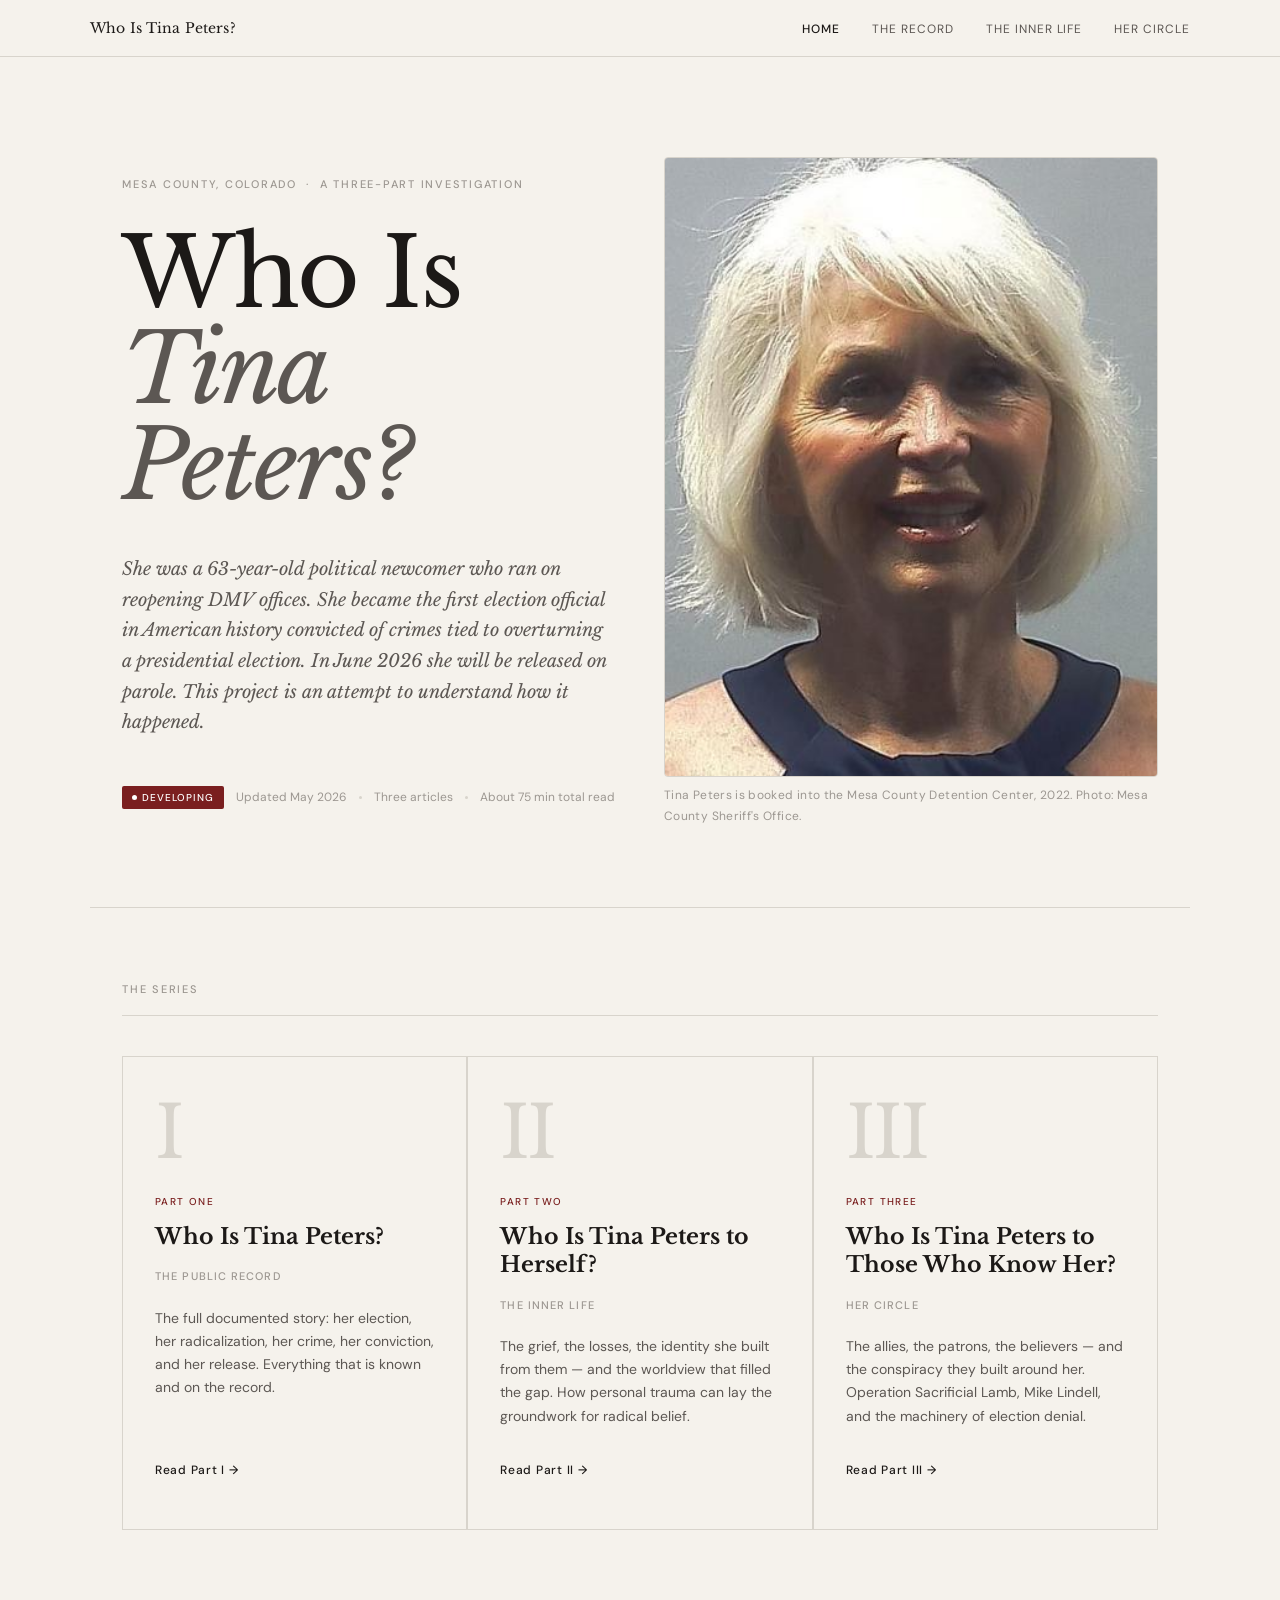
<file: index.html>
<!DOCTYPE html>
<html lang="en">
<head>
  <meta charset="UTF-8">
  <meta name="viewport" content="width=device-width, initial-scale=1.0">
  <title>Who Is Tina Peters? — A Three-Part Investigation</title>
  <meta name="description" content="She was a county clerk in a quiet Colorado town. Then she became the first election official in American history convicted of crimes tied to overturning a presidential election. A three-part investigation.">
  <link rel="stylesheet" href="style.css">
</head>
<body>

  <nav class="site-nav" aria-label="Site navigation">
    <div class="nav-inner">
      <span class="nav-brand">Who Is Tina Peters?</span>
      <ul class="nav-links">
        <li><a href="index.html" class="active">Home</a></li>
        <li><a href="article1.html">The Record</a></li>
        <li><a href="article2.html">The Inner Life</a></li>
        <li><a href="article3.html">Her Circle</a></li>
      </ul>
    </div>
  </nav>

  <section class="home-hero">
    <div style="display: grid; grid-template-columns: 1fr 1fr; gap: 48px; align-items: center;">

      <!-- LEFT: Text -->
      <div>
        <p class="home-eyebrow">Mesa County, Colorado &nbsp;·&nbsp; A Three-Part Investigation</p>
        <h1 class="home-hed">Who Is<br><em>Tina Peters?</em></h1>
        <p class="home-intro">She was a 63-year-old political newcomer who ran on reopening DMV offices. She became the first election official in American history convicted of crimes tied to overturning a presidential election. In June 2026 she will be released on parole. This project is an attempt to understand how it happened.</p>
        <div class="home-meta">
          <span class="live-tag"><span class="live-dot"></span>Developing</span>
          <span>Updated May 2026</span>
          <span class="meta-dot"></span>
          <span>Three articles</span>
          <span class="meta-dot"></span>
          <span>About 75 min total read</span>
        </div>
      </div>

      <!-- RIGHT: Mugshot -->
      <div>
        <figure style="margin: 0;">
          <img
            src="tinapeters2022.jpg"
            alt="Tina Peters is booked into the Mesa County Detention Center, 2022"
            style="width: 100%; display: block; border-radius: 4px; border: 0.5px solid #D8D4CC; object-fit: contain; background: #EDEAE2;">
          <figcaption style="font-size: 12px; color: #9C9791; padding: 8px 0 0; letter-spacing: 0.03em; font-family: 'DM Sans', sans-serif;">
            Tina Peters is booked into the Mesa County Detention Center, 2022. Photo: Mesa County Sheriff's Office.
          </figcaption>
        </figure>
      </div>

    </div>
  </section>

  <section class="home-series">
    <p class="series-grid-label">The Series</p>
    <div class="home-series-grid">

      <a href="article1.html" class="home-series-card">
        <div class="card-part-num">I</div>
        <div class="card-part-label">Part One</div>
        <h2 class="card-title">Who Is Tina Peters?</h2>
        <div class="card-subtitle">The Public Record</div>
        <p class="card-desc">The full documented story: her election, her radicalization, her crime, her conviction, and her release. Everything that is known and on the record.</p>
        <span class="card-read-link">Read Part I &rarr;</span>
      </a>

      <a href="article2.html" class="home-series-card">
        <div class="card-part-num">II</div>
        <div class="card-part-label">Part Two</div>
        <h2 class="card-title">Who Is Tina Peters to Herself?</h2>
        <div class="card-subtitle">The Inner Life</div>
        <p class="card-desc">The grief, the losses, the identity she built from them — and the worldview that filled the gap. How personal trauma can lay the groundwork for radical belief.</p>
        <span class="card-read-link">Read Part II &rarr;</span>
      </a>

      <a href="article3.html" class="home-series-card">
        <div class="card-part-num">III</div>
        <div class="card-part-label">Part Three</div>
        <h2 class="card-title">Who Is Tina Peters to Those Who Know Her?</h2>
        <div class="card-subtitle">Her Circle</div>
        <p class="card-desc">The allies, the patrons, the believers — and the conspiracy they built around her. Operation Sacrificial Lamb, Mike Lindell, and the machinery of election denial.</p>
        <span class="card-read-link">Read Part III &rarr;</span>
      </a>

    </div>
  </section>

</body>
</html>
</file>
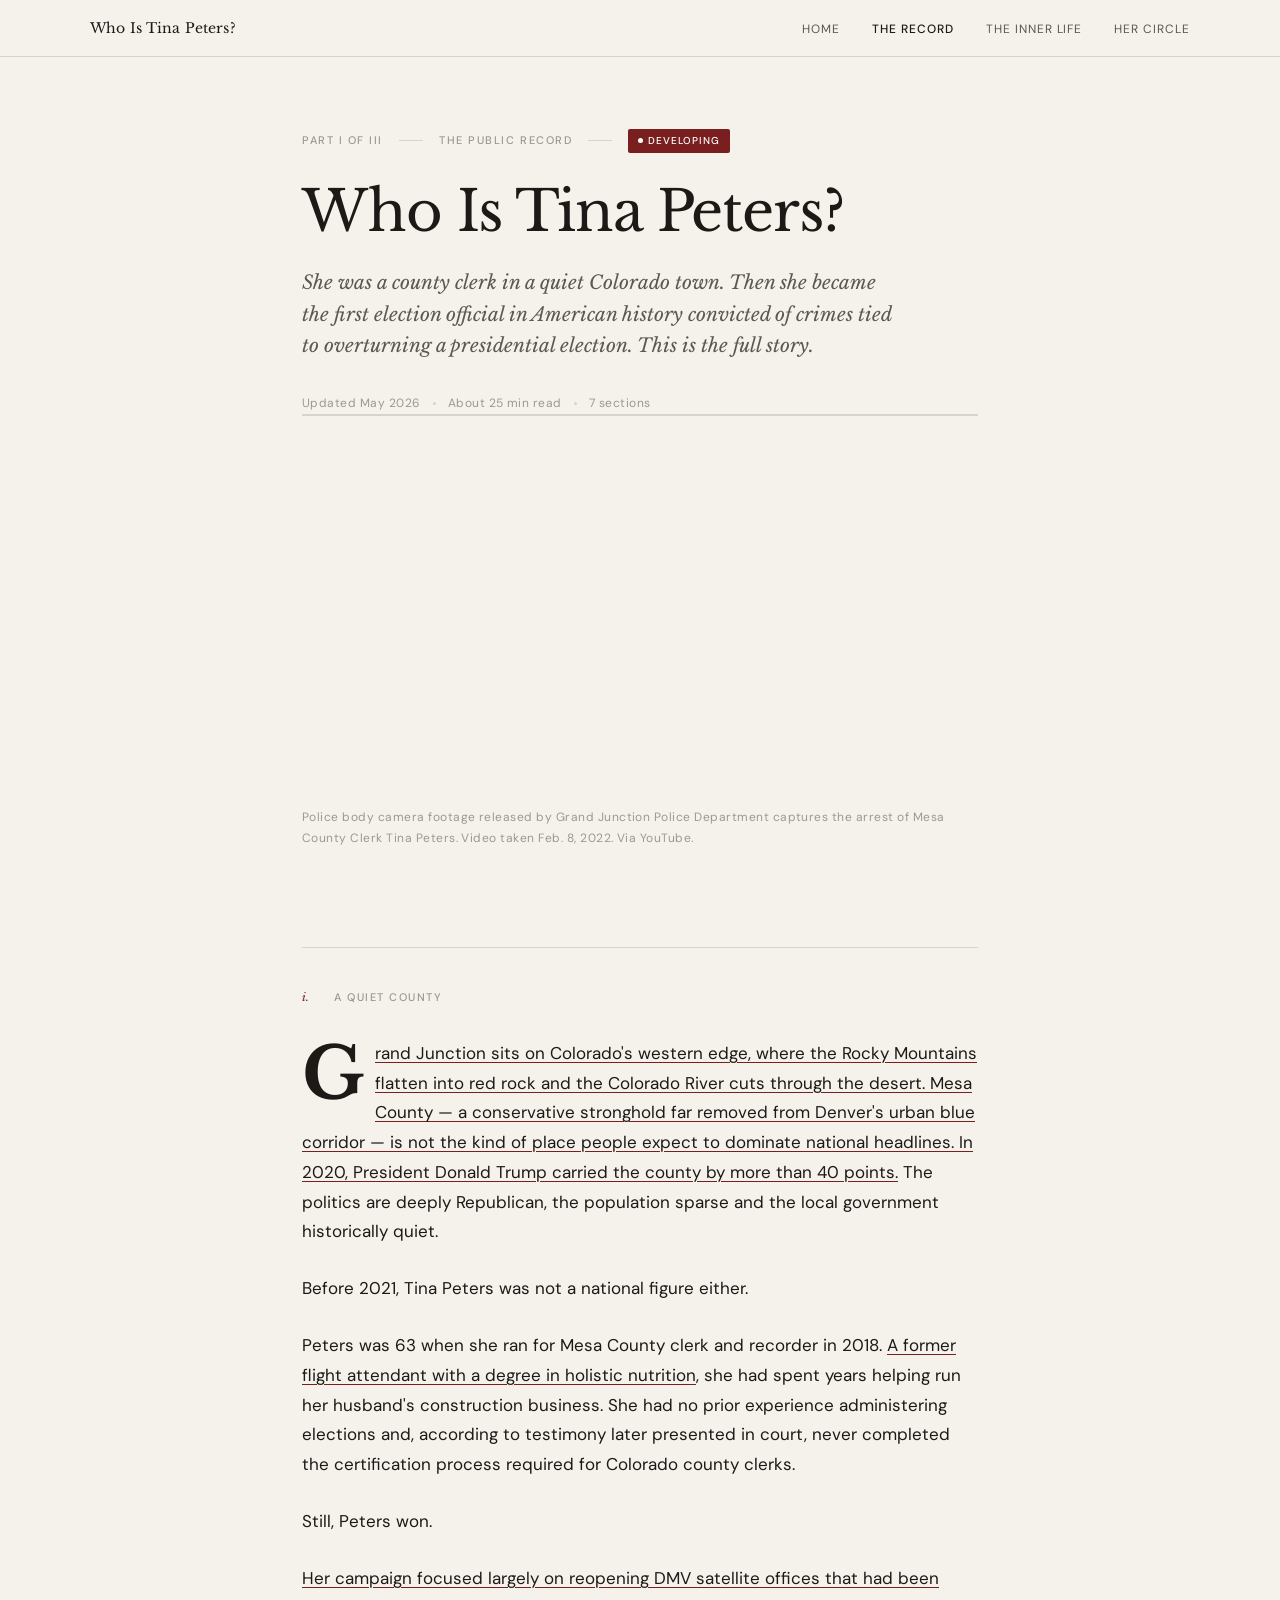
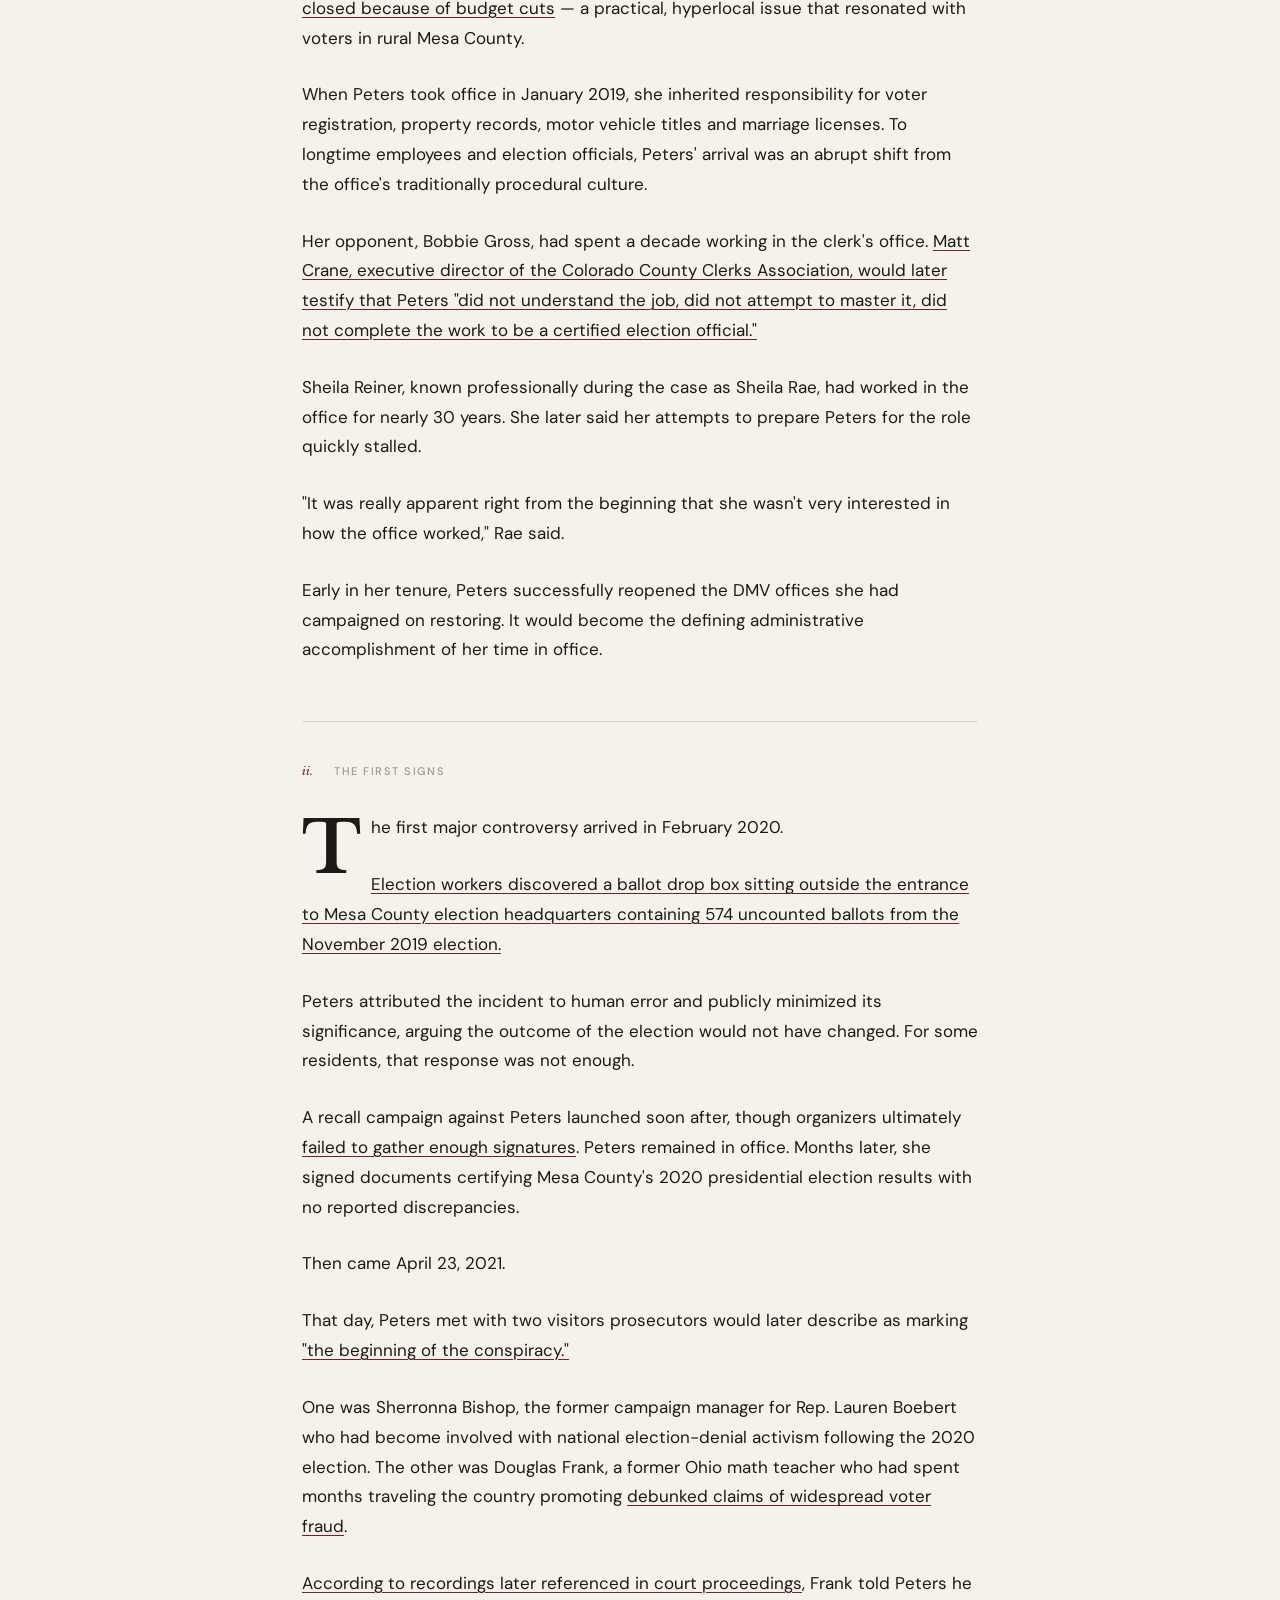
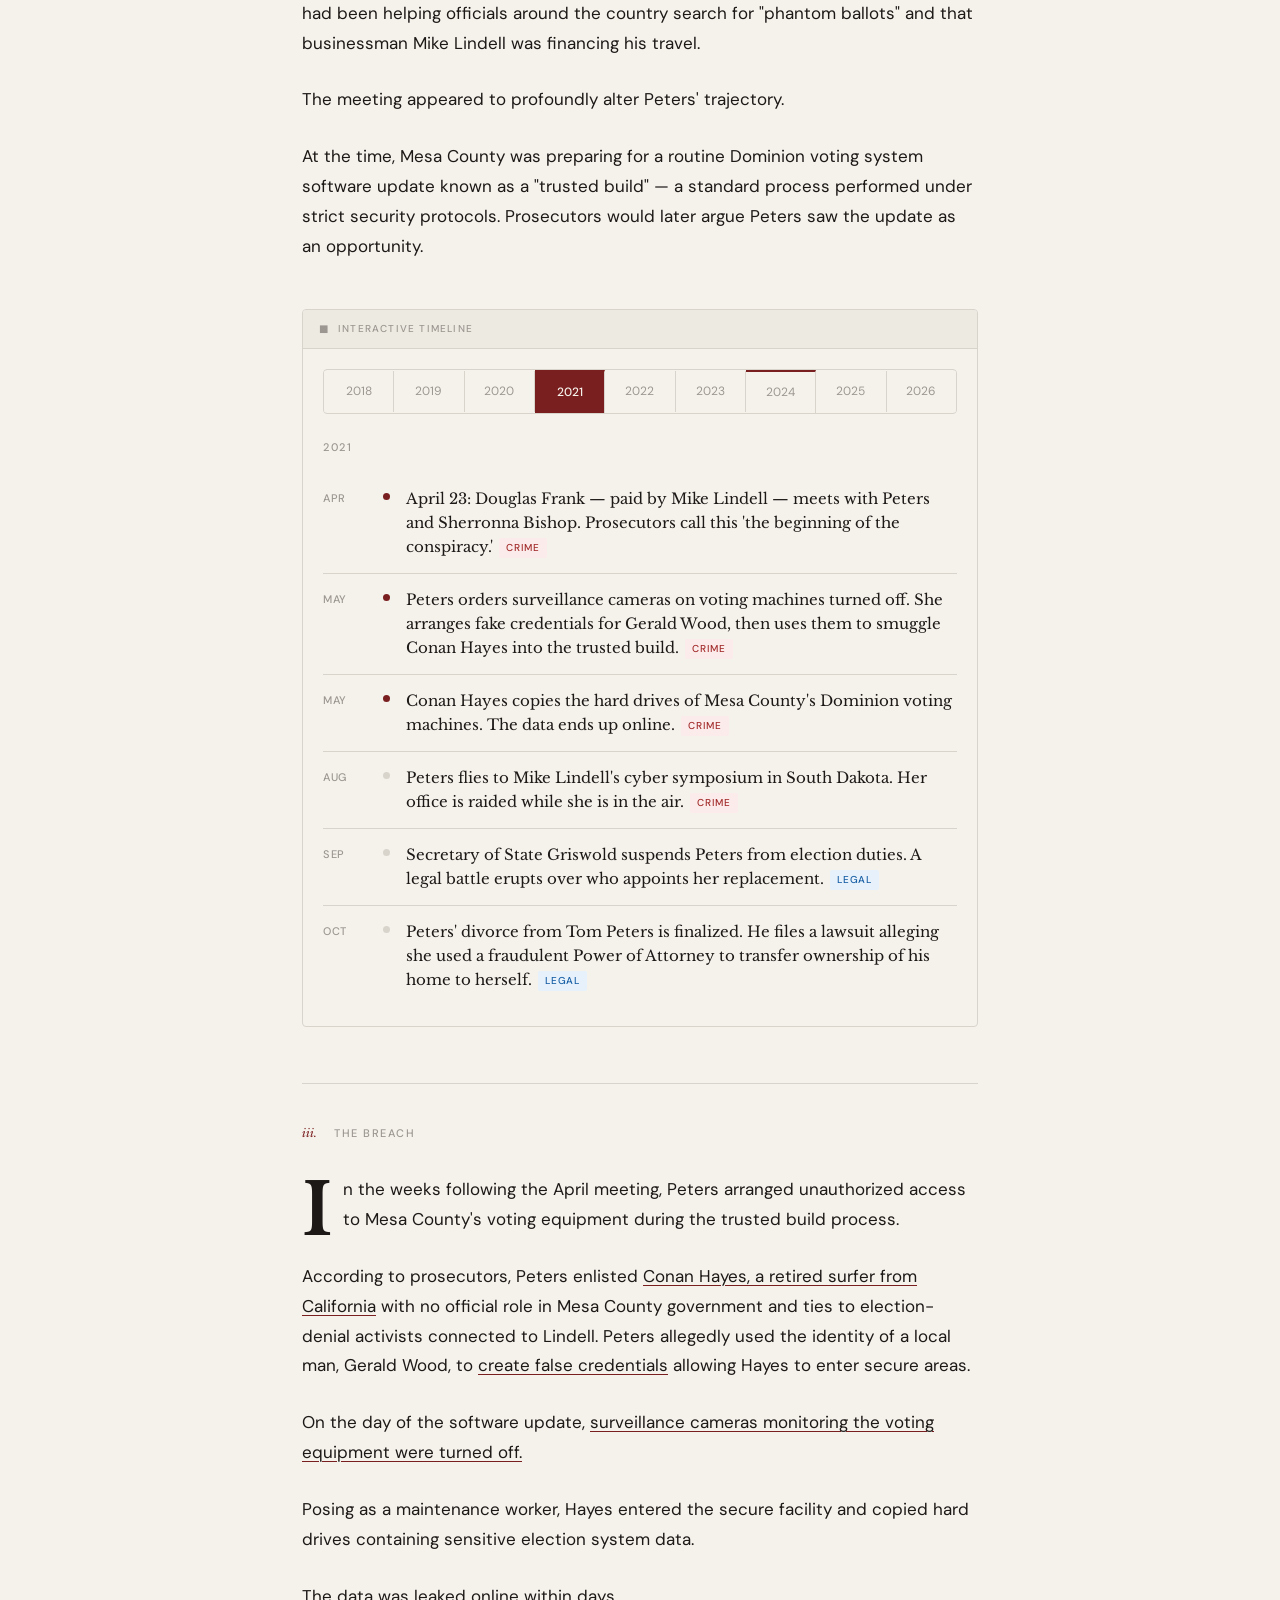
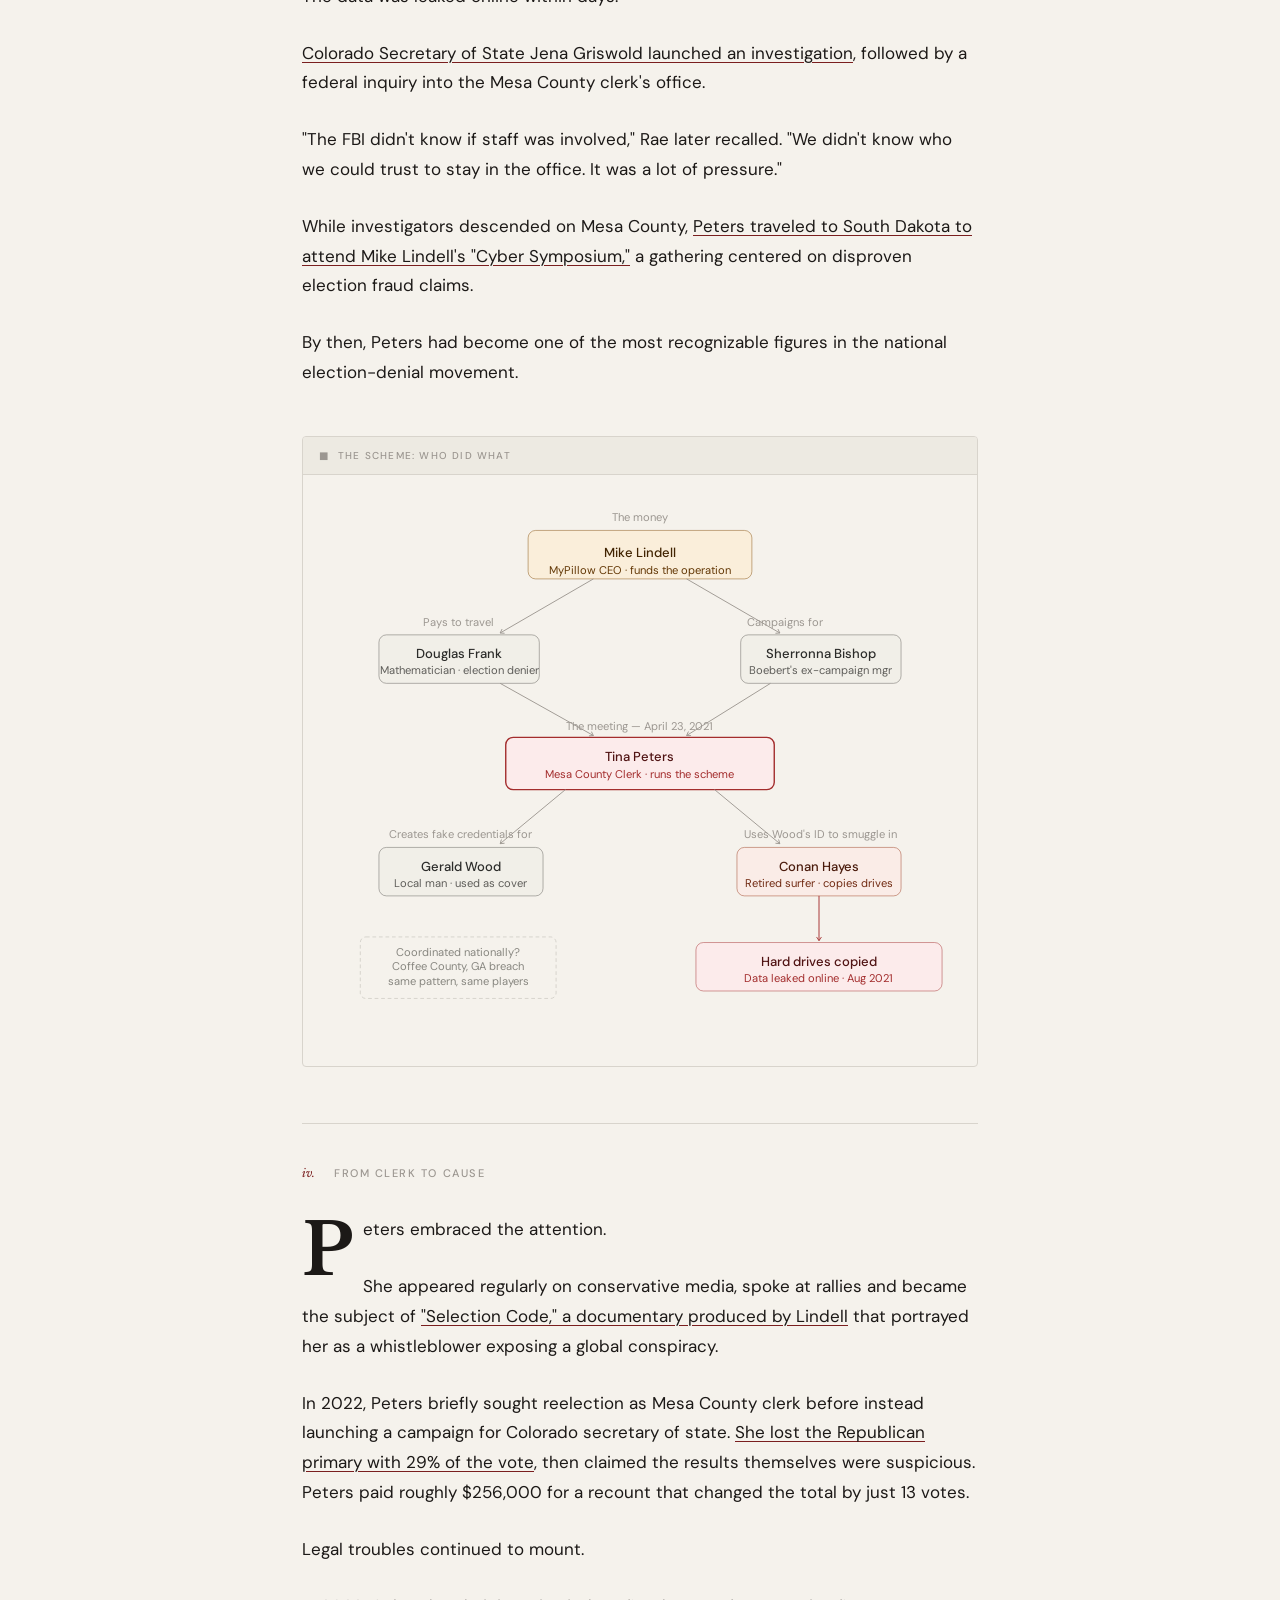
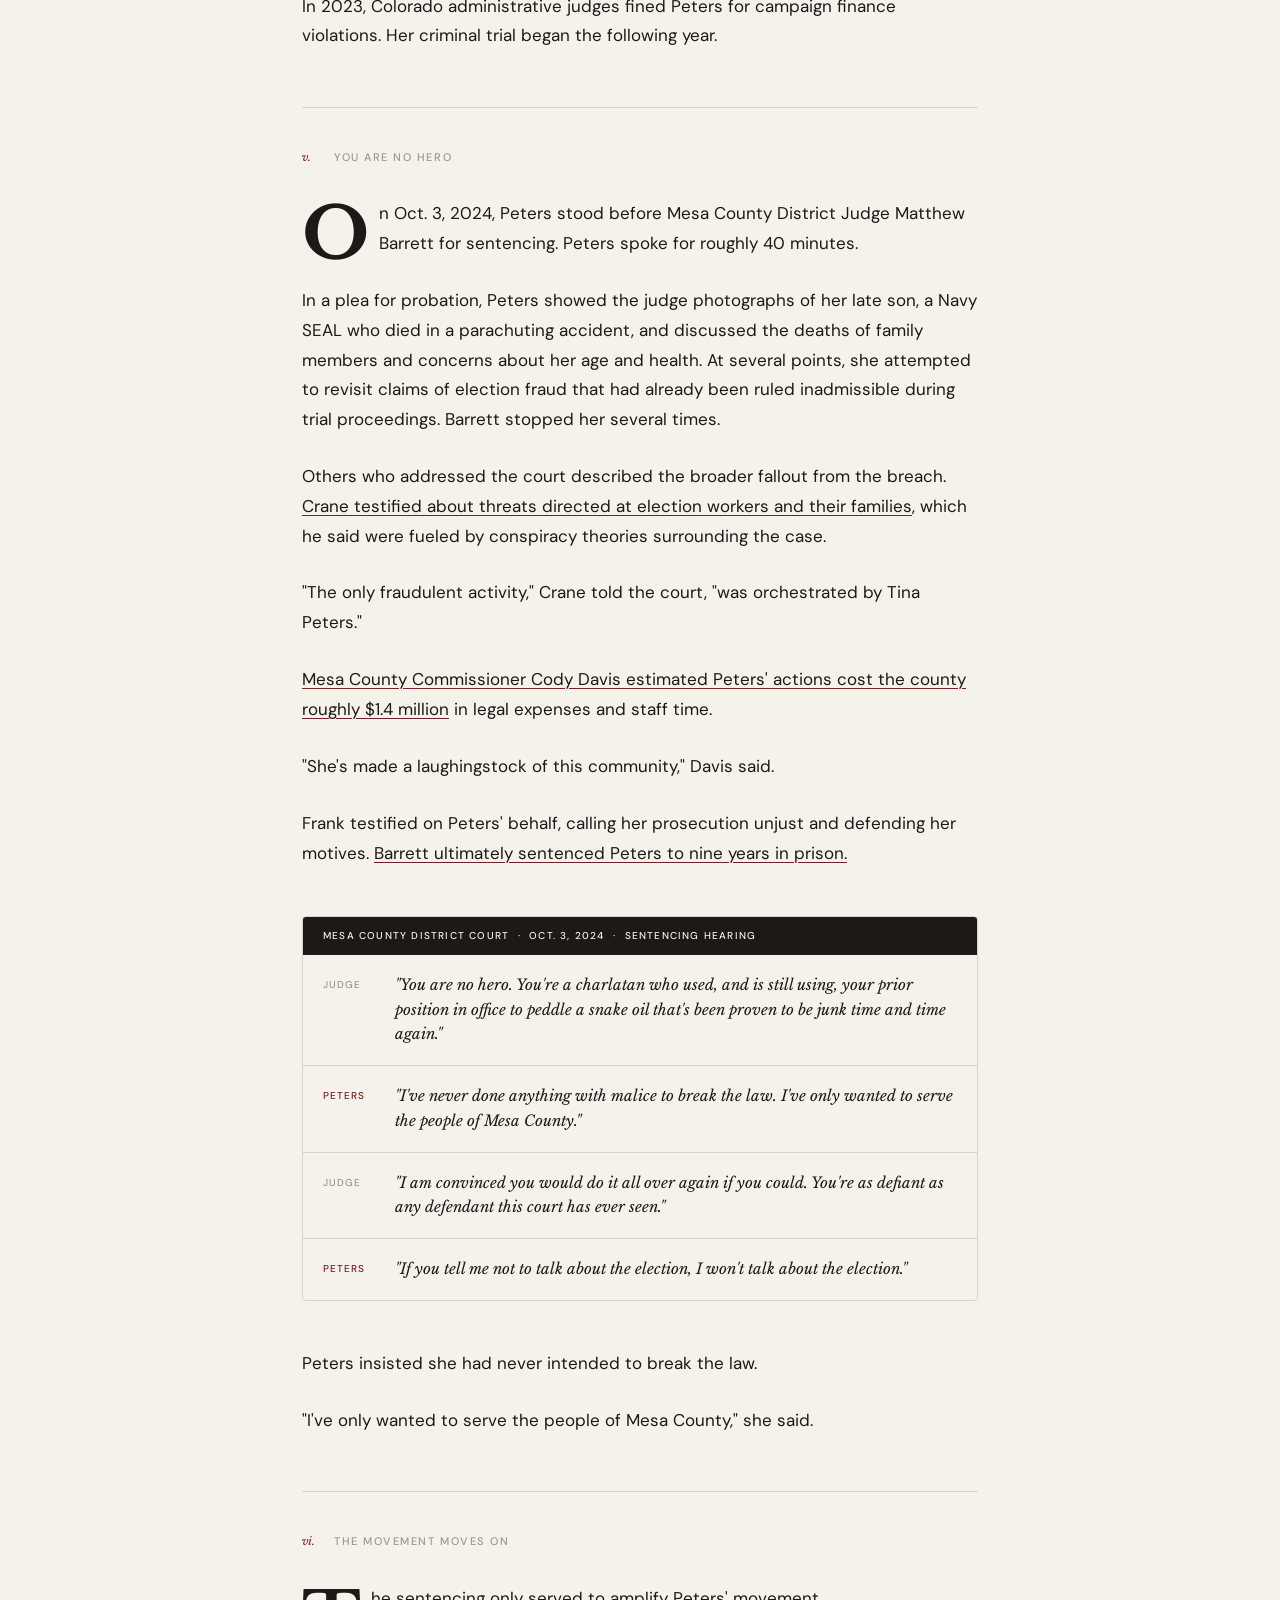
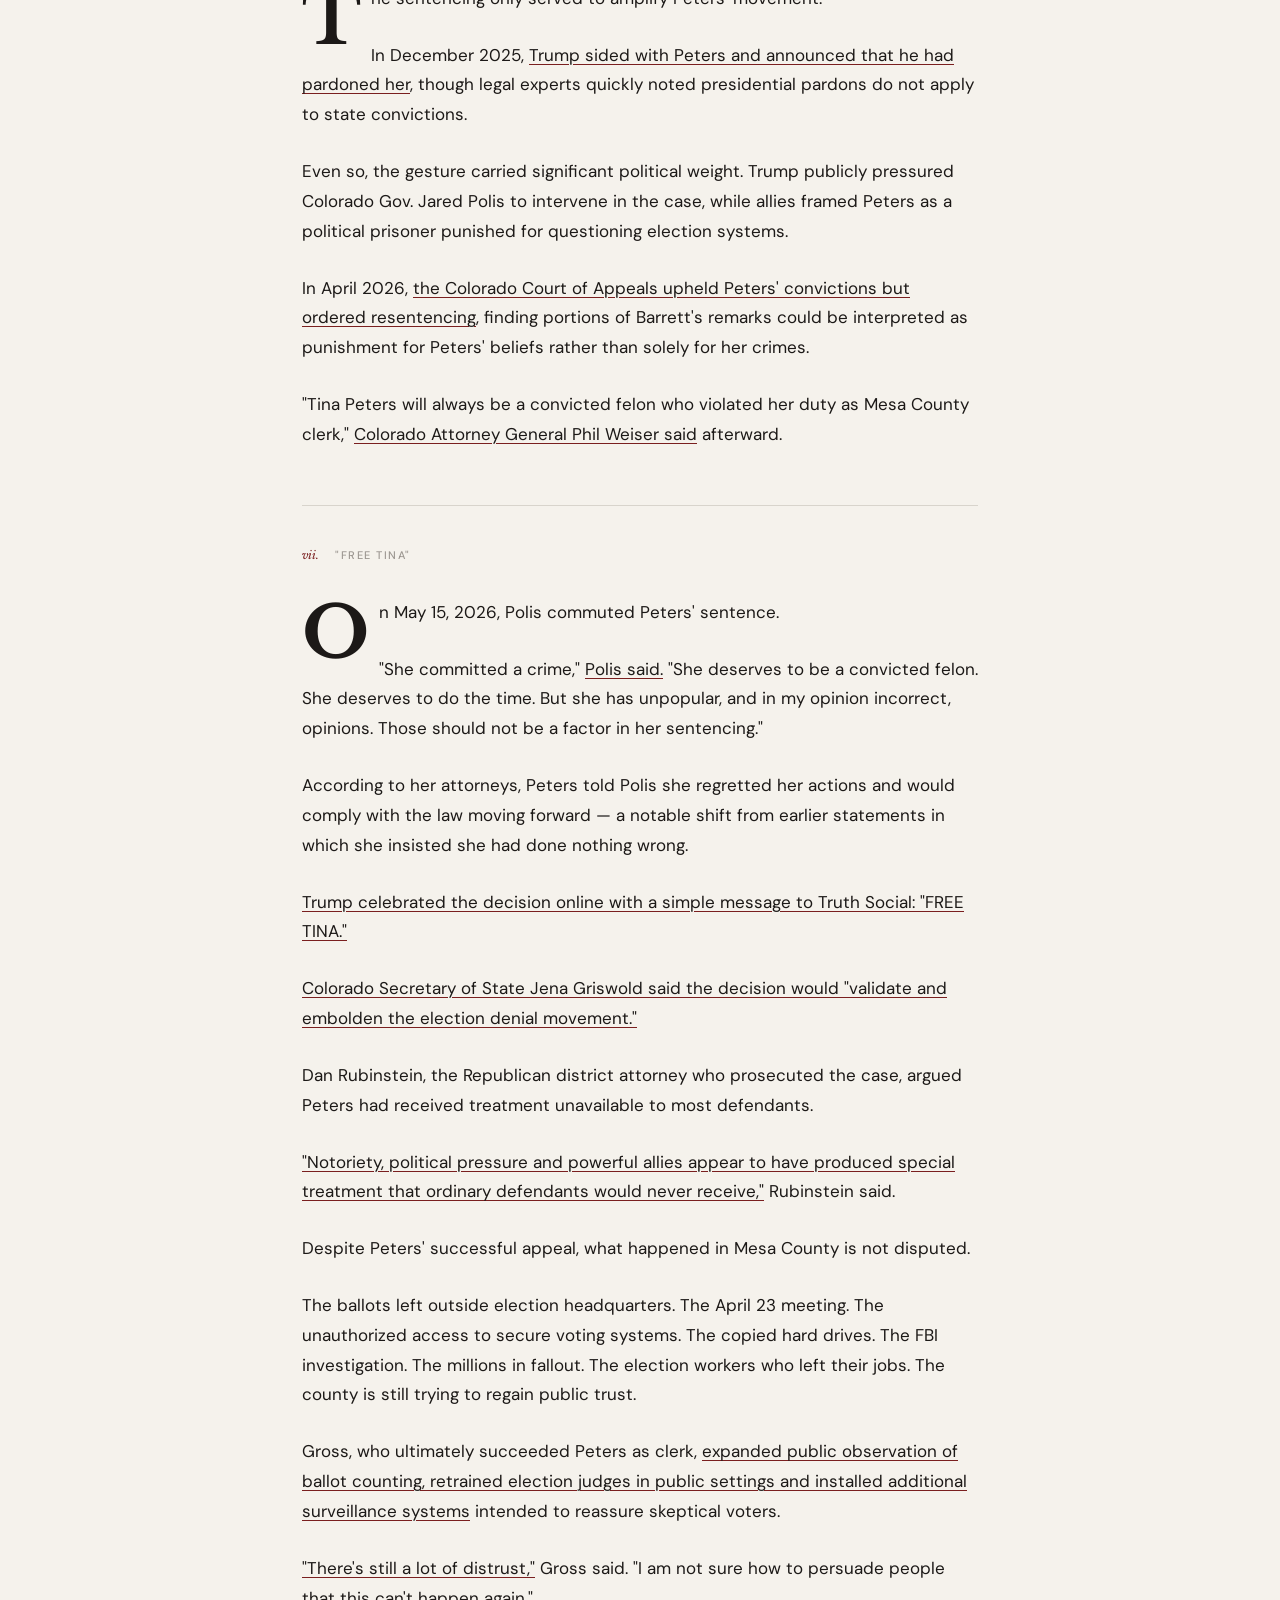
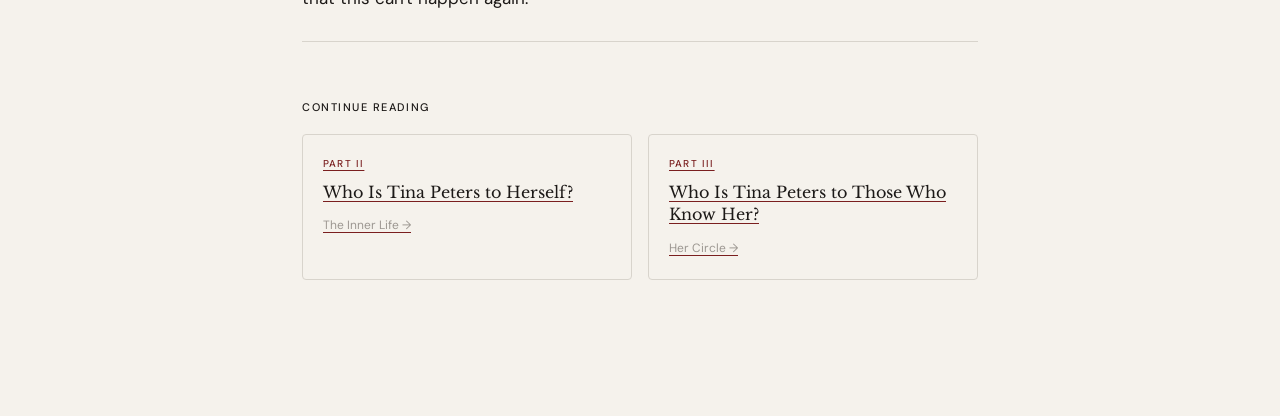
<file: article1.html>
<!DOCTYPE html>
<html lang="en">
<head>
  <meta charset="UTF-8">
  <meta name="viewport" content="width=device-width, initial-scale=1.0">
  <title>Who Is Tina Peters? — Part I: The Public Record</title>
  <meta name="description" content="The full documented story of Tina Peters: her election, her radicalization, her crime, her conviction, and her release.">
  <link rel="stylesheet" href="style.css">
</head>
<body>

  <nav class="site-nav" aria-label="Site navigation">
    <div class="nav-inner">
      <a href="index.html" class="nav-brand">Who Is Tina Peters?</a>
      <ul class="nav-links">
        <li><a href="index.html">Home</a></li>
        <li><a href="article1.html" class="active">The Record</a></li>
        <li><a href="article2.html">The Inner Life</a></li>
        <li><a href="article3.html">Her Circle</a></li>
      </ul>
    </div>
  </nav>

  <div class="article-wrap">

    <header class="article-header">
      <div class="article-kicker">
        <span class="kicker-part">Part I of III</span>
        <span class="kicker-divider"></span>
        <span class="kicker-part">The Public Record</span>
        <span class="kicker-divider"></span>
        <span class="live-tag"><span class="live-dot"></span>Developing</span>
      </div>
      <h1 class="article-hed">Who Is Tina Peters?</h1>
      <p class="article-deck">She was a county clerk in a quiet Colorado town. Then she became the first election official in American history convicted of crimes tied to overturning a presidential election. This is the full story.</p>
      <div class="article-meta">
        <span>Updated May 2026</span>
        <span class="meta-dot"></span>
        <span>About 25 min read</span>
        <span class="meta-dot"></span>
        <span>7 sections</span>
      </div>
    </header>

    <figure style="margin: 0; border-top: 1px solid var(--border);">
      <div style="position: relative; padding-bottom: 56.25%; height: 0; overflow: hidden;">
        <iframe
          style="position: absolute; top: 0; left: 0; width: 100%; height: 100%; border: none;"
          src="https://www.youtube.com/embed/eYUF5rhIjxo?si=dyir1z9od_dv4leF&start=100"
          title="Police body camera footage of Tina Peters arrest, Grand Junction, February 2022"
          frameborder="0"
          allow="accelerometer; autoplay; clipboard-write; encrypted-media; gyroscope; picture-in-picture; web-share"
          referrerpolicy="strict-origin-when-cross-origin"
          allowfullscreen>
        </iframe>
      </div>
      <figcaption style="font-size: 12px; color: var(--ink-muted); padding: 10px 0; letter-spacing: 0.04em;">
        Police body camera footage released by Grand Junction Police Department captures the arrest of Mesa County Clerk Tina Peters. Video taken Feb. 8, 2022. Via YouTube.
      </figcaption>
    </figure>

    <div class="prose">

      <!-- SECTION I -->
      <div class="section-label">
        <span class="section-num">i.</span>
        <span class="section-title">A Quiet County</span>
      </div>

      <p class="drop-cap"><a href="https://coloradosun.com/2022/03/09/tina-peters-investigations-indictments/" target="_blank">Grand Junction sits on Colorado's western edge, where the Rocky Mountains flatten into red rock and the Colorado River cuts through the desert. Mesa County — a conservative stronghold far removed from Denver's urban blue corridor — is not the kind of place people expect to dominate national headlines. In 2020, President Donald Trump carried the county by more than 40 points.</a> The politics are deeply Republican, the population sparse and the local government historically quiet.</p>

      <p>Before 2021, Tina Peters was not a national figure either.</p>

      <p>Peters was 63 when she ran for Mesa County clerk and recorder in 2018. <a href="https://ballotpedia.org/Tina_Peters" target="_blank">A former flight attendant with a degree in holistic nutrition</a>, she had spent years helping run her husband's construction business. She had no prior experience administering elections and, according to testimony later presented in court, never completed the certification process required for Colorado county clerks.</p>

      <p>Still, Peters won.</p>

      <p><a href="https://ballotpedia.org/Tina_Peters" target="_blank">Her campaign focused largely on reopening DMV satellite offices that had been closed because of budget cuts</a> — a practical, hyperlocal issue that resonated with voters in rural Mesa County.</p>

      <p>When Peters took office in January 2019, she inherited responsibility for voter registration, property records, motor vehicle titles and marriage licenses. To longtime employees and election officials, Peters' arrival was an abrupt shift from the office's traditionally procedural culture.</p>

      <p>Her opponent, Bobbie Gross, had spent a decade working in the clerk's office. <a href="https://coloradonewsline.com/2024/10/03/tina-peters-former-mesa-county-clerk-sentenced-to-9-years-in-prison-over-voting-systems-breach/" target="_blank">Matt Crane, executive director of the Colorado County Clerks Association, would later testify that Peters "did not understand the job, did not attempt to master it, did not complete the work to be a certified election official."</a></p>

      <p>Sheila Reiner, known professionally during the case as Sheila Rae, had worked in the office for nearly 30 years. She later said her attempts to prepare Peters for the role quickly stalled.</p>

      <p>"It was really apparent right from the beginning that she wasn't very interested in how the office worked," Rae said.</p>

      <p>Early in her tenure, Peters successfully reopened the DMV offices she had campaigned on restoring. It would become the defining administrative accomplishment of her time in office.</p>

      <!-- SECTION II -->
      <div class="section-label">
        <span class="section-num">ii.</span>
        <span class="section-title">The First Signs</span>
      </div>

      <p class="drop-cap">The first major controversy arrived in February 2020.</p>

      <p><a href="https://coloradosun.com/2022/03/09/tina-peters-investigations-indictments/" target="_blank">Election workers discovered a ballot drop box sitting outside the entrance to Mesa County election headquarters containing 574 uncounted ballots from the November 2019 election.</a></p>

      <p>Peters attributed the incident to human error and publicly minimized its significance, arguing the outcome of the election would not have changed. For some residents, that response was not enough.</p>

      <p>A recall campaign against Peters launched soon after, though organizers ultimately <a href="https://coloradosun.com/2022/03/09/tina-peters-investigations-indictments/" target="_blank">failed to gather enough signatures</a>. Peters remained in office. Months later, she signed documents certifying Mesa County's 2020 presidential election results with no reported discrepancies.</p>

      <p>Then came April 23, 2021.</p>

      <p>That day, Peters met with two visitors prosecutors would later describe as marking <a href="https://www.cpr.org/2024/07/31/tina-peters-trial-opening-statements/" target="_blank">"the beginning of the conspiracy."</a></p>

      <p>One was Sherronna Bishop, the former campaign manager for Rep. Lauren Boebert who had become involved with national election-denial activism following the 2020 election. The other was Douglas Frank, a former Ohio math teacher who had spent months traveling the country promoting <a href="https://coloradotimesrecorder.com/2024/08/review-the-2022-documentary-defending-convicted-clerk-tina-peters-has-aged-worse-than-milk/63715/" target="_blank">debunked claims of widespread voter fraud</a>.</p>

      <p><a href="https://www.cpr.org/2024/07/31/tina-peters-trial-opening-statements/" target="_blank">According to recordings later referenced in court proceedings</a>, Frank told Peters he had been helping officials around the country search for "phantom ballots" and that businessman Mike Lindell was financing his travel.</p>

      <p>The meeting appeared to profoundly alter Peters' trajectory.</p>

      <p>At the time, Mesa County was preparing for a routine Dominion voting system software update known as a "trusted build" — a standard process performed under strict security protocols. Prosecutors would later argue Peters saw the update as an opportunity.</p>

      <!-- INTERACTIVE TIMELINE -->
      <div class="embed-block">
        <div class="embed-label-bar">&#9632;&nbsp; Interactive Timeline</div>
        <div style="padding: 20px;">
          <style>
            .tl-years { display: flex; align-items: center; gap: 0; border: 1px solid #D8D4CC; border-radius: 4px; overflow: hidden; margin-bottom: 24px; }
            .tl-yr { flex: 1; padding: 10px 4px; text-align: center; font-size: 12px; font-family: 'DM Sans', sans-serif; font-weight: 400; color: #9C9791; cursor: pointer; border-right: 1px solid #D8D4CC; background: #F5F2EC; transition: background 0.15s, color 0.15s; user-select: none; }
            .tl-yr:last-child { border-right: none; }
            .tl-yr:hover { background: #EDEAE2; color: #1C1917; }
            .tl-yr.tl-active { background: #1C1917; color: #F5F2EC; font-weight: 500; }
            .tl-yr.tl-pivot { border-top: 2px solid #7A1F1F; }
            .tl-yr.tl-pivot.tl-active { background: #7A1F1F; }
            .tl-content { min-height: 200px; }
            .tl-panel { display: none; }
            .tl-panel.tl-active { display: block; }
            .tl-year-label { font-size: 11px; font-family: 'DM Sans', sans-serif; font-weight: 500; letter-spacing: 0.14em; text-transform: uppercase; color: #9C9791; margin-bottom: 16px; }
            .tl-event { display: flex; gap: 16px; padding: 14px 0; border-bottom: 1px solid #D8D4CC; }
            .tl-event:last-child { border-bottom: none; }
            .tl-month { font-size: 11px; font-family: 'DM Sans', sans-serif; font-weight: 500; letter-spacing: 0.06em; color: #9C9791; min-width: 44px; padding-top: 2px; text-transform: uppercase; }
            .tl-dot { width: 7px; height: 7px; border-radius: 50%; background: #D8D4CC; margin-top: 6px; flex-shrink: 0; }
            .tl-dot.tl-red { background: #7A1F1F; }
            .tl-text { font-size: 15px; line-height: 1.6; color: #1C1917; font-family: 'Libre Baskerville', Georgia, serif; }
            .tl-tag { display: inline-block; font-size: 10px; font-family: 'DM Sans', sans-serif; font-weight: 500; letter-spacing: 0.08em; text-transform: uppercase; padding: 2px 7px; border-radius: 2px; margin-left: 6px; vertical-align: middle; }
            .tl-tag.crime { background: #FCEBEB; color: #A32D2D; }
            .tl-tag.legal { background: #E6F1FB; color: #185FA5; }
            .tl-tag.political { background: #F1EFE8; color: #5F5E5A; }
          </style>
          <div class="tl-years" id="tp-tl-years"></div>
          <div class="tl-content" id="tp-tl-content"></div>
          <script>
          (function() {
            var data = {
              2018: [
                { month: "Jun", text: "Peters wins Republican primary for Mesa County Clerk, defeating Bobbie Gross — a 10-year veteran of the office — with 53% of the vote.", tag: null },
                { month: "Nov", text: "Peters elected Clerk and Recorder. Her campaign platform: reopen shuttered DMV satellite offices.", tag: "political" }
              ],
              2019: [
                { month: "Jan", text: "Peters takes office. Outgoing Clerk Sheila Rae attempts to hand off institutional knowledge. Peters shows little interest.", tag: null },
                { month: "Jun", text: "Mesa County reopens a DMV satellite office in Fruita — Peters' signature campaign promise fulfilled.", tag: null },
                { month: "Nov", text: "574 ballots from a municipal election are placed in a drop box outside the clerk's office. No one collects them.", tag: "crime" }
              ],
              2020: [
                { month: "Feb", text: "Staff preparing for the presidential primary discover the 574 uncounted ballots — still in the box, in the parking lot, months later. Peters calls it human error.", tag: null },
                { month: "Apr", text: "A recall campaign launches. Organizers need 12,129 signatures. It is 2020. COVID is spreading.", tag: "political" },
                { month: "Aug", text: "The recall fails — about 2,000 signatures short. Peters keeps her job.", tag: "political" },
                { month: "Nov", text: "Presidential election. Trump loses. Peters signs documents certifying Mesa County's results contain no discrepancies.", tag: null }
              ],
              2021: [
                { month: "Apr", text: "April 23: Douglas Frank — paid by Mike Lindell — meets with Peters and Sherronna Bishop. Prosecutors call this 'the beginning of the conspiracy.'", tag: "crime", red: true },
                { month: "May", text: "Peters orders surveillance cameras on voting machines turned off. She arranges fake credentials for Gerald Wood, then uses them to smuggle Conan Hayes into the trusted build.", tag: "crime", red: true },
                { month: "May", text: "Conan Hayes copies the hard drives of Mesa County's Dominion voting machines. The data ends up online.", tag: "crime", red: true },
                { month: "Aug", text: "Peters flies to Mike Lindell's cyber symposium in South Dakota. Her office is raided while she is in the air.", tag: "crime" },
                { month: "Sep", text: "Secretary of State Griswold suspends Peters from election duties. A legal battle erupts over who appoints her replacement.", tag: "legal" },
                { month: "Oct", text: "Peters' divorce from Tom Peters is finalized. He files a lawsuit alleging she used a fraudulent Power of Attorney to transfer ownership of his home to herself.", tag: "legal" }
              ],
              2022: [
                { month: "Jan", text: "Peters files for reelection as Mesa County Clerk. One month later, she drops the bid and announces a run for Colorado Secretary of State.", tag: "political" },
                { month: "Mar", text: "Peters is indicted on 10 charges related to the security breach.", tag: "legal" },
                { month: "Jun", text: "Peters loses the Republican primary for Secretary of State with 29% of the vote. She says she doesn't accept the result.", tag: "political" },
                { month: "Jul", text: "Peters pays $256,000 for a manual recount. She gains 13 votes. She still has 29%. She still loses.", tag: "political" },
                { month: "Aug", text: "Deputy Clerk Belinda Knisley takes a plea deal, agreeing to testify against Peters.", tag: "legal" },
                { month: "Nov", text: "Sandra Brown, another deputy, takes a plea deal and agrees to testify.", tag: "legal" }
              ],
              2023: [
                { month: "Mar", text: "Peters convicted of misdemeanor obstruction for recording a court proceeding on her iPad.", tag: "legal" },
                { month: "Oct", text: "Fined $15,400 for Fair Campaign Practice Act violations.", tag: "legal" },
                { month: "Dec", text: "Tom Peters dies. He and Tina were married for 36 years.", tag: null }
              ],
              2024: [
                { month: "Jul", text: "Criminal trial begins in Grand Junction. Knisley and Brown testify against Peters. Peters does not take the stand.", tag: "legal" },
                { month: "Aug", text: "Jury convicts Peters on 7 of 10 charges — four felonies. The following morning, she appears on Steve Bannon's War Room podcast.", tag: "legal", red: true },
                { month: "Oct", text: "Judge Barrett sentences Peters to 9 years in prison. 'You are no hero. You're a charlatan.' She is handcuffed and taken into custody immediately.", tag: "legal", red: true }
              ],
              2025: [
                { month: "Dec", text: "President Trump announces he has pardoned Peters. Legal experts note that presidential pardons do not apply to state convictions. The pardon is legally meaningless.", tag: "political" }
              ],
              2026: [
                { month: "Apr", text: "Colorado Court of Appeals upholds Peters' conviction 3-0 but orders resentencing, finding that Judge Barrett improperly punished her for protected speech.", tag: "legal" },
                { month: "May", text: "Governor Polis commutes Peters' sentence. She reportedly admitted she 'made a mistake.' Trump posts 'FREE TINA.' Peters is released on parole in June 2026.", tag: "political", red: true }
              ]
            };
            var pivotYears = [2021, 2024];
            var yearsEl = document.getElementById('tp-tl-years');
            var contentEl = document.getElementById('tp-tl-content');
            var years = Object.keys(data).map(Number);
            years.forEach(function(yr) {
              var btn = document.createElement('div');
              btn.className = 'tl-yr' + (pivotYears.indexOf(yr) > -1 ? ' tl-pivot' : '');
              btn.textContent = yr;
              btn.dataset.year = yr;
              btn.addEventListener('click', function() { activate(yr); });
              yearsEl.appendChild(btn);
              var panel = document.createElement('div');
              panel.className = 'tl-panel';
              panel.id = 'tp-panel-' + yr;
              panel.innerHTML = '<div class="tl-year-label">' + yr + '</div>' +
                data[yr].map(function(e) {
                  return '<div class="tl-event"><div class="tl-month">' + e.month + '</div><div class="tl-dot' + (e.red ? ' tl-red' : '') + '"></div><div class="tl-text">' + e.text + (e.tag ? '<span class="tl-tag ' + e.tag + '">' + e.tag + '</span>' : '') + '</div></div>';
                }).join('');
              contentEl.appendChild(panel);
            });
            function activate(yr) {
              yearsEl.querySelectorAll('.tl-yr').forEach(function(b) { b.classList.toggle('tl-active', parseInt(b.dataset.year) === yr); });
              contentEl.querySelectorAll('.tl-panel').forEach(function(p) { p.classList.toggle('tl-active', p.id === 'tp-panel-' + yr); });
            }
            activate(2021);
          })();
          </script>
        </div>
      </div>

      <!-- SECTION III -->
      <div class="section-label">
        <span class="section-num">iii.</span>
        <span class="section-title">The Breach</span>
      </div>

      <p class="drop-cap">In the weeks following the April meeting, Peters arranged unauthorized access to Mesa County's voting equipment during the trusted build process.</p>

      <p>According to prosecutors, Peters enlisted <a href="https://www.cpr.org/2024/07/31/tina-peters-trial-opening-statements/" target="_blank">Conan Hayes, a retired surfer from California</a> with no official role in Mesa County government and ties to election-denial activists connected to Lindell. Peters allegedly used the identity of a local man, Gerald Wood, to <a href="https://coloradosun.com/2024/10/03/tina-peters-election-security-trial-sentenced/" target="_blank">create false credentials</a> allowing Hayes to enter secure areas.</p>

      <p>On the day of the software update, <a href="https://en.wikipedia.org/wiki/Tina_Peters_(politician)" target="_blank">surveillance cameras monitoring the voting equipment were turned off.</a></p>

      <p>Posing as a maintenance worker, Hayes entered the secure facility and copied hard drives containing sensitive election system data.</p>

      <p>The data was leaked online within days.</p>

      <p><a href="https://www.cpr.org/2024/10/03/tina-peters-former-mesa-county-clerk-prison/" target="_blank">Colorado Secretary of State Jena Griswold launched an investigation</a>, followed by a federal inquiry into the Mesa County clerk's office.</p>

      <p>"The FBI didn't know if staff was involved," Rae later recalled. "We didn't know who we could trust to stay in the office. It was a lot of pressure."</p>

      <p>While investigators descended on Mesa County, <a href="https://coloradosun.com/2022/03/09/tina-peters-investigations-indictments/" target="_blank">Peters traveled to South Dakota to attend Mike Lindell's "Cyber Symposium,"</a> a gathering centered on disproven election fraud claims.</p>

      <p>By then, Peters had become one of the most recognizable figures in the national election-denial movement.</p>

      <!-- SCHEME DIAGRAM -->
      <div class="embed-block">
        <div class="embed-label-bar">&#9632;&nbsp; The Scheme: Who Did What</div>
        <div style="padding: 20px;">
          <svg width="100%" viewBox="0 0 680 580" role="img">
            <title>The scheme: how Peters got an unauthorized person into Mesa County's voting machines</title>
            <desc>A flowchart showing the chain of people involved in the Mesa County election security breach.</desc>
            <defs>
              <marker id="arrow2" viewBox="0 0 10 10" refX="8" refY="5" markerWidth="6" markerHeight="6" orient="auto-start-reverse">
                <path d="M2 1L8 5L2 9" fill="none" stroke="context-stroke" stroke-width="1.5" stroke-linecap="round" stroke-linejoin="round"/>
              </marker>
            </defs>
            <text font-size="12" font-family="'DM Sans', sans-serif" fill="#9C9791" x="340" y="28" text-anchor="middle">The money</text>
            <rect x="220" y="38" width="240" height="52" rx="8" fill="#FAEEDA" stroke="#854F0B" stroke-width="0.5"/>
            <text font-size="14" font-weight="500" font-family="'DM Sans', sans-serif" fill="#412402" x="340" y="62" text-anchor="middle" dominant-baseline="central">Mike Lindell</text>
            <text font-size="12" font-family="'DM Sans', sans-serif" fill="#633806" x="340" y="80" text-anchor="middle" dominant-baseline="central">MyPillow CEO · funds the operation</text>
            <line x1="290" y1="90" x2="190" y2="148" stroke="#9C9791" stroke-width="1" marker-end="url(#arrow2)" fill="none"/>
            <line x1="390" y1="90" x2="490" y2="148" stroke="#9C9791" stroke-width="1" marker-end="url(#arrow2)" fill="none"/>
            <text font-size="12" font-family="'DM Sans', sans-serif" fill="#9C9791" x="145" y="140" text-anchor="middle">Pays to travel</text>
            <rect x="60" y="150" width="172" height="52" rx="8" fill="#F1EFE8" stroke="#5F5E5A" stroke-width="0.5"/>
            <text font-size="14" font-weight="500" font-family="'DM Sans', sans-serif" fill="#2C2C2A" x="146" y="170" text-anchor="middle" dominant-baseline="central">Douglas Frank</text>
            <text font-size="12" font-family="'DM Sans', sans-serif" fill="#5F5E5A" x="146" y="188" text-anchor="middle" dominant-baseline="central">Mathematician · election denier</text>
            <text font-size="12" font-family="'DM Sans', sans-serif" fill="#9C9791" x="495" y="140" text-anchor="middle">Campaigns for</text>
            <rect x="448" y="150" width="172" height="52" rx="8" fill="#F1EFE8" stroke="#5F5E5A" stroke-width="0.5"/>
            <text font-size="14" font-weight="500" font-family="'DM Sans', sans-serif" fill="#2C2C2A" x="534" y="170" text-anchor="middle" dominant-baseline="central">Sherronna Bishop</text>
            <text font-size="12" font-family="'DM Sans', sans-serif" fill="#5F5E5A" x="534" y="188" text-anchor="middle" dominant-baseline="central">Boebert's ex-campaign mgr</text>
            <line x1="190" y1="202" x2="290" y2="258" stroke="#9C9791" stroke-width="1" marker-end="url(#arrow2)" fill="none"/>
            <line x1="480" y1="202" x2="390" y2="258" stroke="#9C9791" stroke-width="1" marker-end="url(#arrow2)" fill="none"/>
            <text font-size="12" font-family="'DM Sans', sans-serif" fill="#9C9791" x="340" y="252" text-anchor="middle">The meeting — April 23, 2021</text>
            <rect x="196" y="260" width="288" height="56" rx="8" fill="#FCEBEB" stroke="#A32D2D" stroke-width="1.5"/>
            <text font-size="14" font-weight="500" font-family="'DM Sans', sans-serif" fill="#501313" x="340" y="281" text-anchor="middle" dominant-baseline="central">Tina Peters</text>
            <text font-size="12" font-family="'DM Sans', sans-serif" fill="#A32D2D" x="340" y="299" text-anchor="middle" dominant-baseline="central">Mesa County Clerk · runs the scheme</text>
            <line x1="260" y1="316" x2="190" y2="374" stroke="#9C9791" stroke-width="1" marker-end="url(#arrow2)" fill="none"/>
            <line x1="420" y1="316" x2="490" y2="374" stroke="#9C9791" stroke-width="1" marker-end="url(#arrow2)" fill="none"/>
            <text font-size="12" font-family="'DM Sans', sans-serif" fill="#9C9791" x="148" y="368" text-anchor="middle">Creates fake credentials for</text>
            <rect x="60" y="378" width="176" height="52" rx="8" fill="#F1EFE8" stroke="#5F5E5A" stroke-width="0.5"/>
            <text font-size="14" font-weight="500" font-family="'DM Sans', sans-serif" fill="#2C2C2A" x="148" y="398" text-anchor="middle" dominant-baseline="central">Gerald Wood</text>
            <text font-size="12" font-family="'DM Sans', sans-serif" fill="#5F5E5A" x="148" y="416" text-anchor="middle" dominant-baseline="central">Local man · used as cover</text>
            <text font-size="12" font-family="'DM Sans', sans-serif" fill="#9C9791" x="534" y="368" text-anchor="middle">Uses Wood's ID to smuggle in</text>
            <rect x="444" y="378" width="176" height="52" rx="8" fill="#FAECE7" stroke="#993C1D" stroke-width="0.5"/>
            <text font-size="14" font-weight="500" font-family="'DM Sans', sans-serif" fill="#4A1B0C" x="532" y="398" text-anchor="middle" dominant-baseline="central">Conan Hayes</text>
            <text font-size="12" font-family="'DM Sans', sans-serif" fill="#712B13" x="532" y="416" text-anchor="middle" dominant-baseline="central">Retired surfer · copies drives</text>
            <line x1="532" y1="430" x2="532" y2="478" stroke="#A32D2D" stroke-width="1" marker-end="url(#arrow2)" fill="none"/>
            <rect x="400" y="480" width="264" height="52" rx="8" fill="#FCEBEB" stroke="#A32D2D" stroke-width="0.5"/>
            <text font-size="14" font-weight="500" font-family="'DM Sans', sans-serif" fill="#501313" x="532" y="500" text-anchor="middle" dominant-baseline="central">Hard drives copied</text>
            <text font-size="12" font-family="'DM Sans', sans-serif" fill="#A32D2D" x="532" y="518" text-anchor="middle" dominant-baseline="central">Data leaked online · Aug 2021</text>
            <rect x="40" y="474" width="210" height="66" rx="6" fill="none" stroke="#B4B2A9" stroke-width="0.5" stroke-dasharray="4 3"/>
            <text font-size="12" font-family="'DM Sans', sans-serif" fill="#888780" x="145" y="494" text-anchor="middle">Coordinated nationally?</text>
            <text font-size="12" font-family="'DM Sans', sans-serif" fill="#888780" x="145" y="510" text-anchor="middle">Coffee County, GA breach</text>
            <text font-size="12" font-family="'DM Sans', sans-serif" fill="#888780" x="145" y="526" text-anchor="middle">same pattern, same players</text>
          </svg>
        </div>
      </div>

      <!-- SECTION IV -->
      <div class="section-label">
        <span class="section-num">iv.</span>
        <span class="section-title">From Clerk to Cause</span>
      </div>

      <p class="drop-cap">Peters embraced the attention.</p>

      <p>She appeared regularly on conservative media, spoke at rallies and became the subject of <a href="https://coloradotimesrecorder.com/2024/08/review-the-2022-documentary-defending-convicted-clerk-tina-peters-has-aged-worse-than-milk/63715/" target="_blank">"Selection Code," a documentary produced by Lindell</a> that portrayed her as a whistleblower exposing a global conspiracy.</p>

      <p>In 2022, Peters briefly sought reelection as Mesa County clerk before instead launching a campaign for Colorado secretary of state. <a href="https://en.wikipedia.org/wiki/Tina_Peters_(politician)" target="_blank">She lost the Republican primary with 29% of the vote</a>, then claimed the results themselves were suspicious. Peters paid roughly $256,000 for a recount that changed the total by just 13 votes.</p>

      <p>Legal troubles continued to mount.</p>

      <p>In 2023, Colorado administrative judges fined Peters for campaign finance violations. Her criminal trial began the following year.</p>

      <!-- SECTION V -->
      <div class="section-label">
        <span class="section-num">v.</span>
        <span class="section-title">You Are No Hero</span>
      </div>

      <p class="drop-cap">On Oct. 3, 2024, Peters stood before Mesa County District Judge Matthew Barrett for sentencing. Peters spoke for roughly 40 minutes.</p>

      <p>In a plea for probation, Peters showed the judge photographs of her late son, a Navy SEAL who died in a parachuting accident, and discussed the deaths of family members and concerns about her age and health. At several points, she attempted to revisit claims of election fraud that had already been ruled inadmissible during trial proceedings. Barrett stopped her several times.</p>

      <p>Others who addressed the court described the broader fallout from the breach. <a href="https://coloradonewsline.com/2024/10/03/tina-peters-former-mesa-county-clerk-sentenced-to-9-years-in-prison-over-voting-systems-breach/" target="_blank">Crane testified about threats directed at election workers and their families</a>, which he said were fueled by conspiracy theories surrounding the case.</p>

      <p>"The only fraudulent activity," Crane told the court, "was orchestrated by Tina Peters."</p>

      <p><a href="https://coloradonewsline.com/2024/10/03/tina-peters-former-mesa-county-clerk-sentenced-to-9-years-in-prison-over-voting-systems-breach/" target="_blank">Mesa County Commissioner Cody Davis estimated Peters' actions cost the county roughly $1.4 million</a> in legal expenses and staff time.</p>

      <p>"She's made a laughingstock of this community," Davis said.</p>

      <p>Frank testified on Peters' behalf, calling her prosecution unjust and defending her motives. <a href="https://coloradosun.com/2024/10/03/tina-peters-election-security-trial-sentenced/" target="_blank">Barrett ultimately sentenced Peters to nine years in prison.</a></p>

      <div class="court-exchange">
        <div class="exchange-header">Mesa County District Court &nbsp;·&nbsp; Oct. 3, 2024 &nbsp;·&nbsp; Sentencing Hearing</div>
        <div class="exchange-line">
          <span class="exchange-speaker judge">Judge</span>
          <span class="exchange-words">"You are no hero. You're a charlatan who used, and is still using, your prior position in office to peddle a snake oil that's been proven to be junk time and time again."</span>
        </div>
        <div class="exchange-line">
          <span class="exchange-speaker peters">Peters</span>
          <span class="exchange-words">"I've never done anything with malice to break the law. I've only wanted to serve the people of Mesa County."</span>
        </div>
        <div class="exchange-line">
          <span class="exchange-speaker judge">Judge</span>
          <span class="exchange-words">"I am convinced you would do it all over again if you could. You're as defiant as any defendant this court has ever seen."</span>
        </div>
        <div class="exchange-line">
          <span class="exchange-speaker peters">Peters</span>
          <span class="exchange-words">"If you tell me not to talk about the election, I won't talk about the election."</span>
        </div>
      </div>

      <p>Peters insisted she had never intended to break the law.</p>

      <p>"I've only wanted to serve the people of Mesa County," she said.</p>

      <!-- SECTION VI -->
      <div class="section-label">
        <span class="section-num">vi.</span>
        <span class="section-title">The Movement Moves On</span>
      </div>

      <p class="drop-cap">The sentencing only served to amplify Peters' movement.</p>

      <p>In December 2025, <a href="https://en.wikipedia.org/wiki/Tina_Peters_(politician)" target="_blank">Trump sided with Peters and announced that he had pardoned her</a>, though legal experts quickly noted presidential pardons do not apply to state convictions.</p>

      <p>Even so, the gesture carried significant political weight. Trump publicly pressured Colorado Gov. Jared Polis to intervene in the case, while allies framed Peters as a political prisoner punished for questioning election systems.</p>

      <p>In April 2026, <a href="https://coloradosun.com/2026/04/02/colorado-court-of-appeals-overturns-tina-peters-sentence/" target="_blank">the Colorado Court of Appeals upheld Peters' convictions but ordered resentencing</a>, finding portions of Barrett's remarks could be interpreted as punishment for Peters' beliefs rather than solely for her crimes.</p>

      <p>"Tina Peters will always be a convicted felon who violated her duty as Mesa County clerk," <a href="https://coloradosun.com/2026/04/02/colorado-court-of-appeals-overturns-tina-peters-sentence/" target="_blank">Colorado Attorney General Phil Weiser said</a> afterward.</p>

      <!-- SECTION VII -->
      <div class="section-label">
        <span class="section-num">vii.</span>
        <span class="section-title">"Free Tina"</span>
      </div>

      <p class="drop-cap">On May 15, 2026, Polis commuted Peters' sentence.</p>

      <p>"She committed a crime," <a href="https://www.denver7.com/news/politics/gov-jared-polis-grants-tina-peters-clemency-cuts-sentence-of-disgraced-former-mesa-county-clerk-in-half" target="_blank">Polis said.</a> "She deserves to be a convicted felon. She deserves to do the time. But she has unpopular, and in my opinion incorrect, opinions. Those should not be a factor in her sentencing."</p>

      <p>According to her attorneys, Peters told Polis she regretted her actions and would comply with the law moving forward — a notable shift from earlier statements in which she insisted she had done nothing wrong.</p>

      <p><a href="https://www.denver7.com/news/politics/gov-jared-polis-grants-tina-peters-clemency-cuts-sentence-of-disgraced-former-mesa-county-clerk-in-half" target="_blank">Trump celebrated the decision online with a simple message to Truth Social: "FREE TINA."</a></p>

      <p><a href="https://coloradosun.com/2026/04/02/colorado-court-of-appeals-overturns-tina-peters-sentence/" target="_blank">Colorado Secretary of State Jena Griswold said the decision would "validate and embolden the election denial movement."</a></p>

      <p>Dan Rubinstein, the Republican district attorney who prosecuted the case, argued Peters had received treatment unavailable to most defendants.</p>

      <p><a href="https://en.wikipedia.org/wiki/Tina_Peters_(politician)" target="_blank">"Notoriety, political pressure and powerful allies appear to have produced special treatment that ordinary defendants would never receive,"</a> Rubinstein said.</p>

      <p>Despite Peters' successful appeal, what happened in Mesa County is not disputed.</p>

      <p>The ballots left outside election headquarters. The April 23 meeting. The unauthorized access to secure voting systems. The copied hard drives. The FBI investigation. The millions in fallout. The election workers who left their jobs. The county is still trying to regain public trust.</p>

      <p>Gross, who ultimately succeeded Peters as clerk, <a href="https://www.rmpbs.org/news/election-2024/mesa-county-election-security" target="_blank">expanded public observation of ballot counting, retrained election judges in public settings and installed additional surveillance systems</a> intended to reassure skeptical voters.</p>

      <p><a href="https://www.rmpbs.org/news/election-2024/mesa-county-election-security" target="_blank">"There's still a lot of distrust,"</a> Gross said. "I am not sure how to persuade people that this can't happen again."</p>


    <footer class="article-footer">
      <p class="footer-label">Continue Reading</p>
      <div class="footer-series">
        <a href="article2.html" class="series-card">
          <div class="series-card-part">Part II</div>
          <div class="series-card-title">Who Is Tina Peters to Herself?</div>
          <div class="series-card-arrow">The Inner Life &rarr;</div>
        </a>
        <a href="article3.html" class="series-card">
          <div class="series-card-part">Part III</div>
          <div class="series-card-title">Who Is Tina Peters to Those Who Know Her?</div>
          <div class="series-card-arrow">Her Circle &rarr;</div>
        </a>
      </div>
    </footer>

  </div>

</body>
</html>
</file>
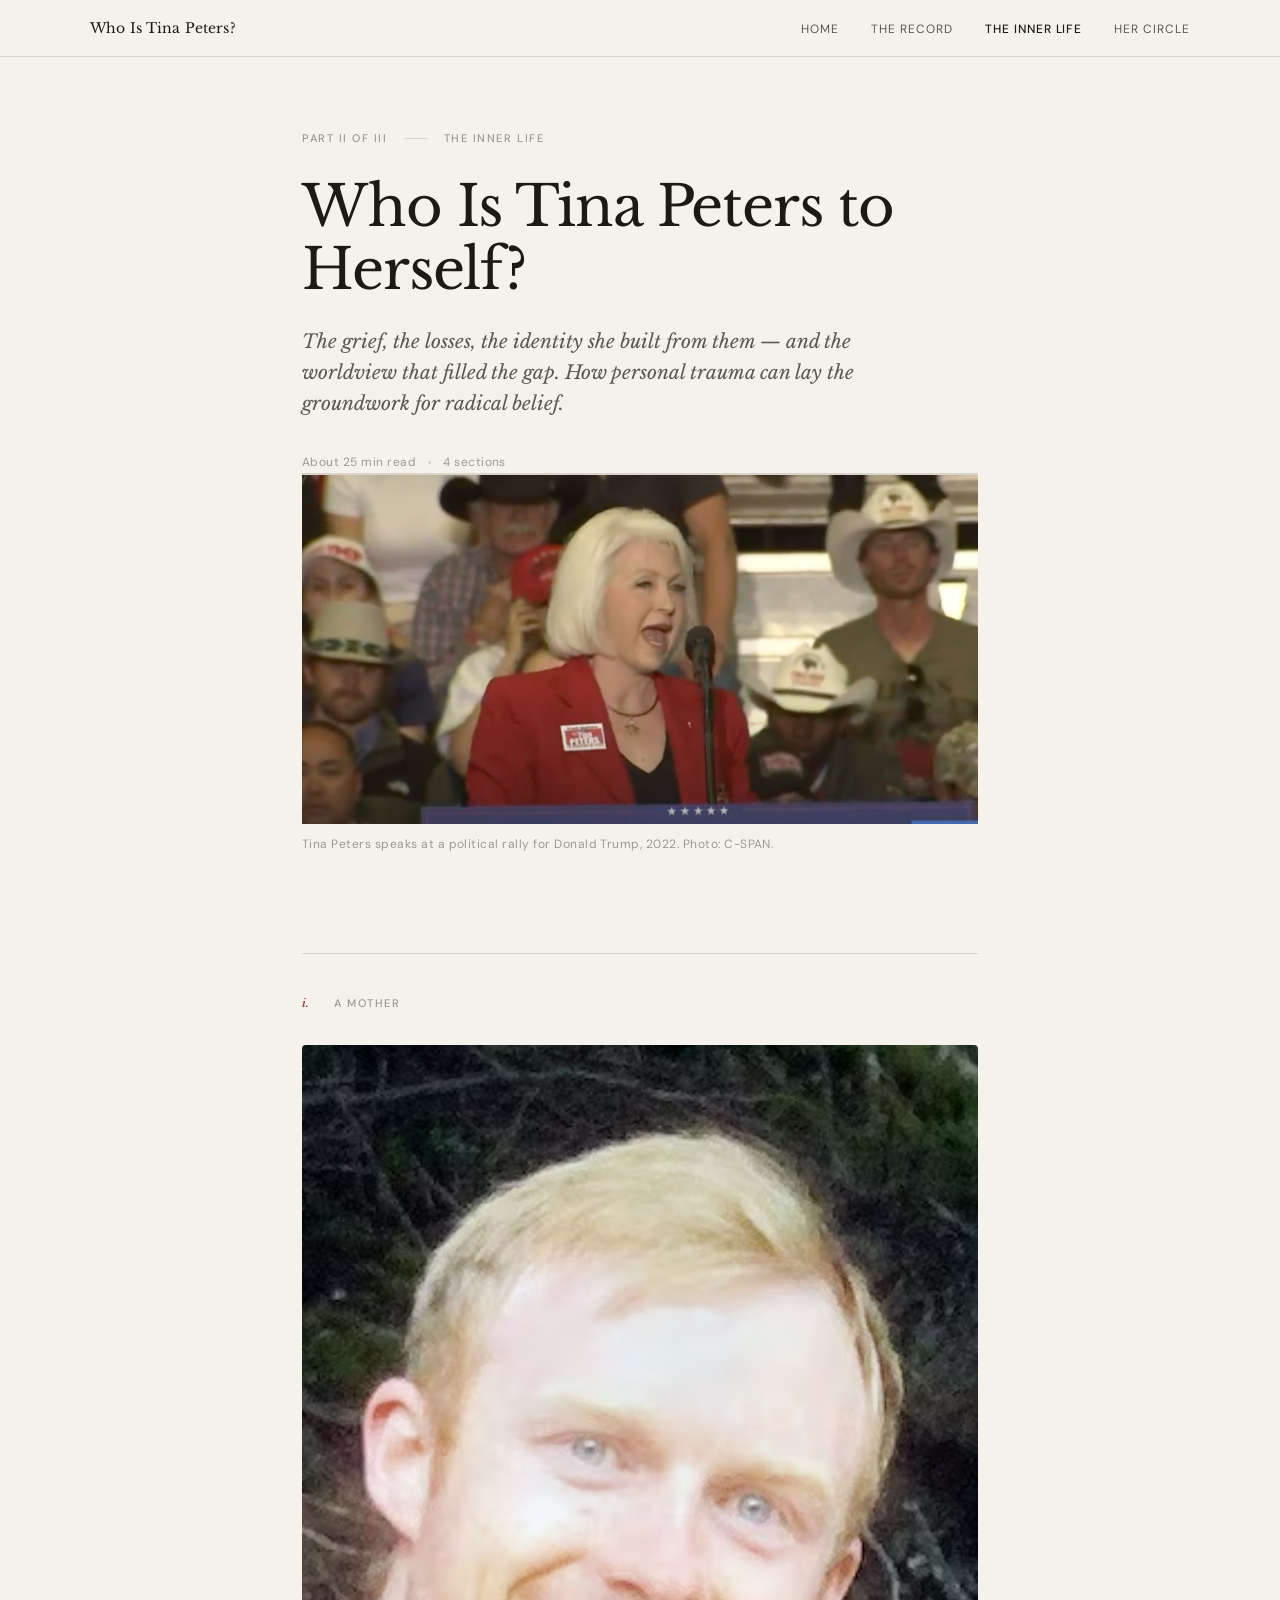
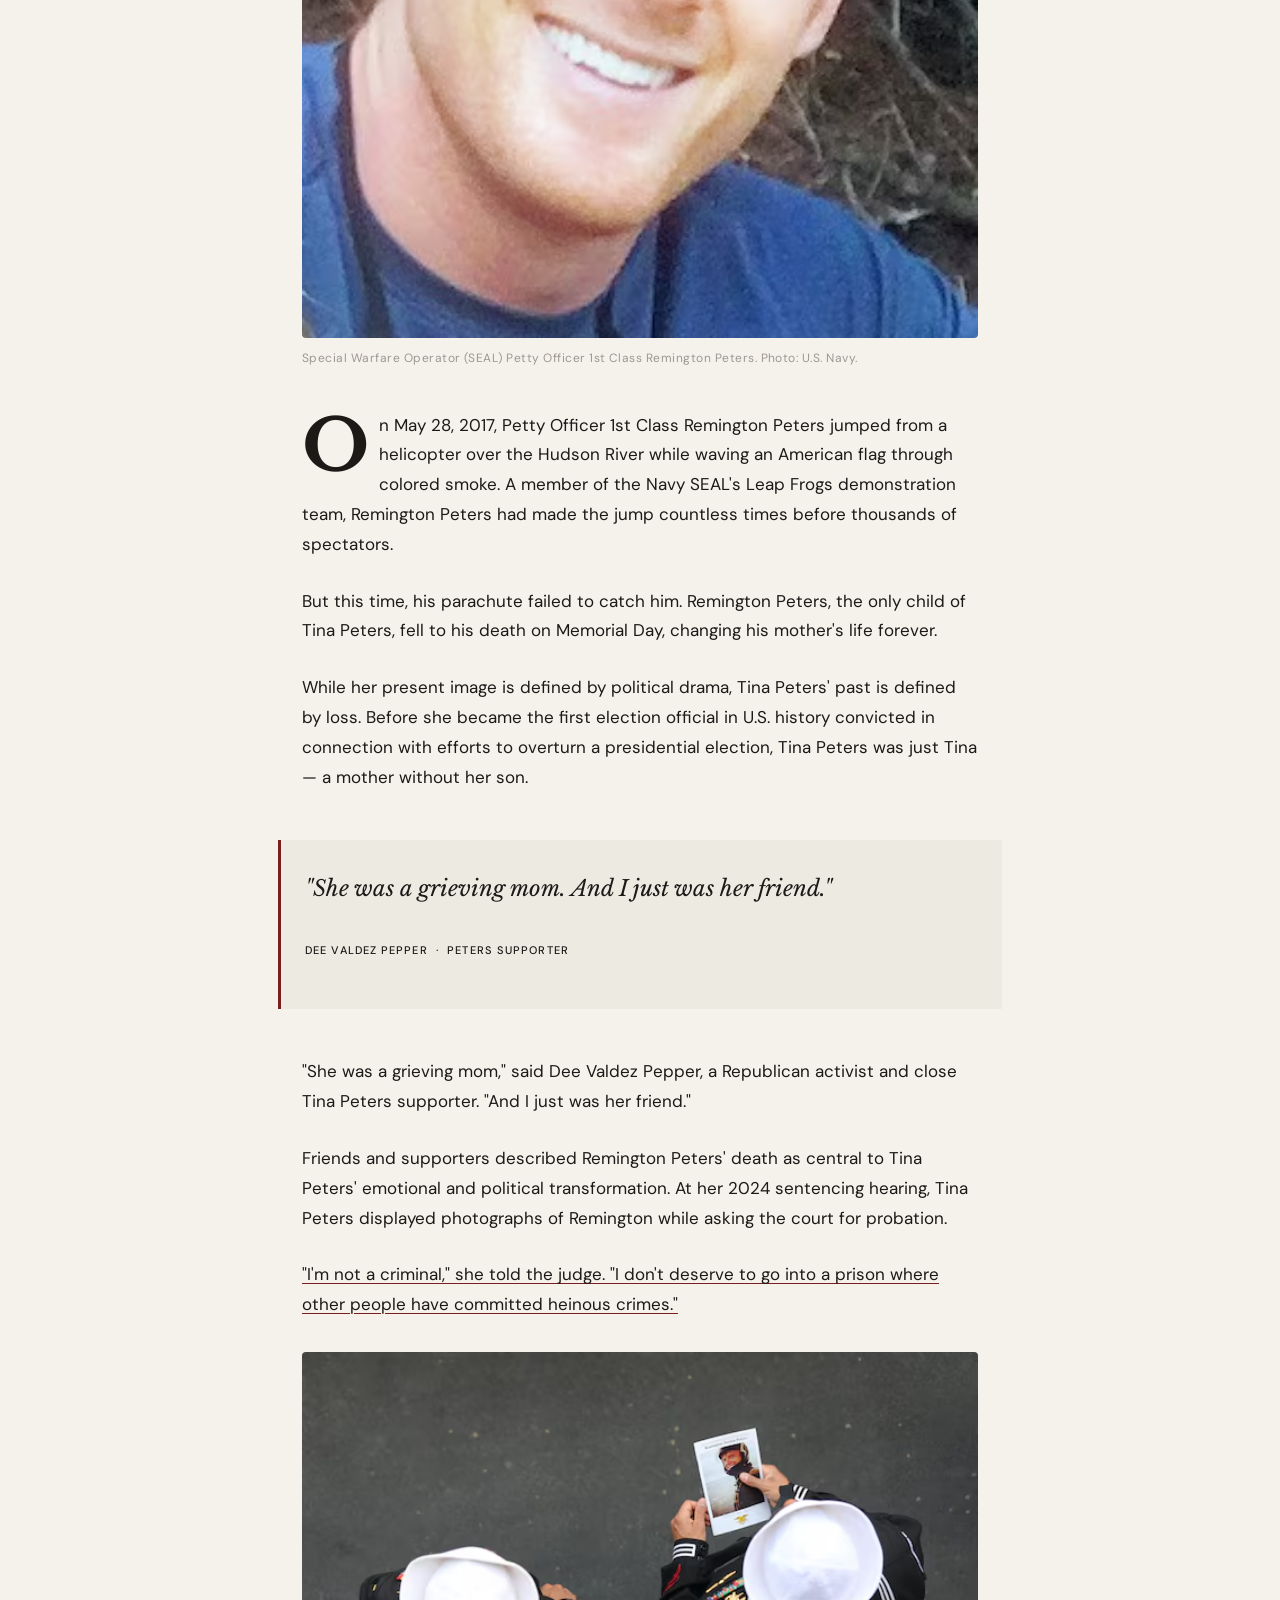
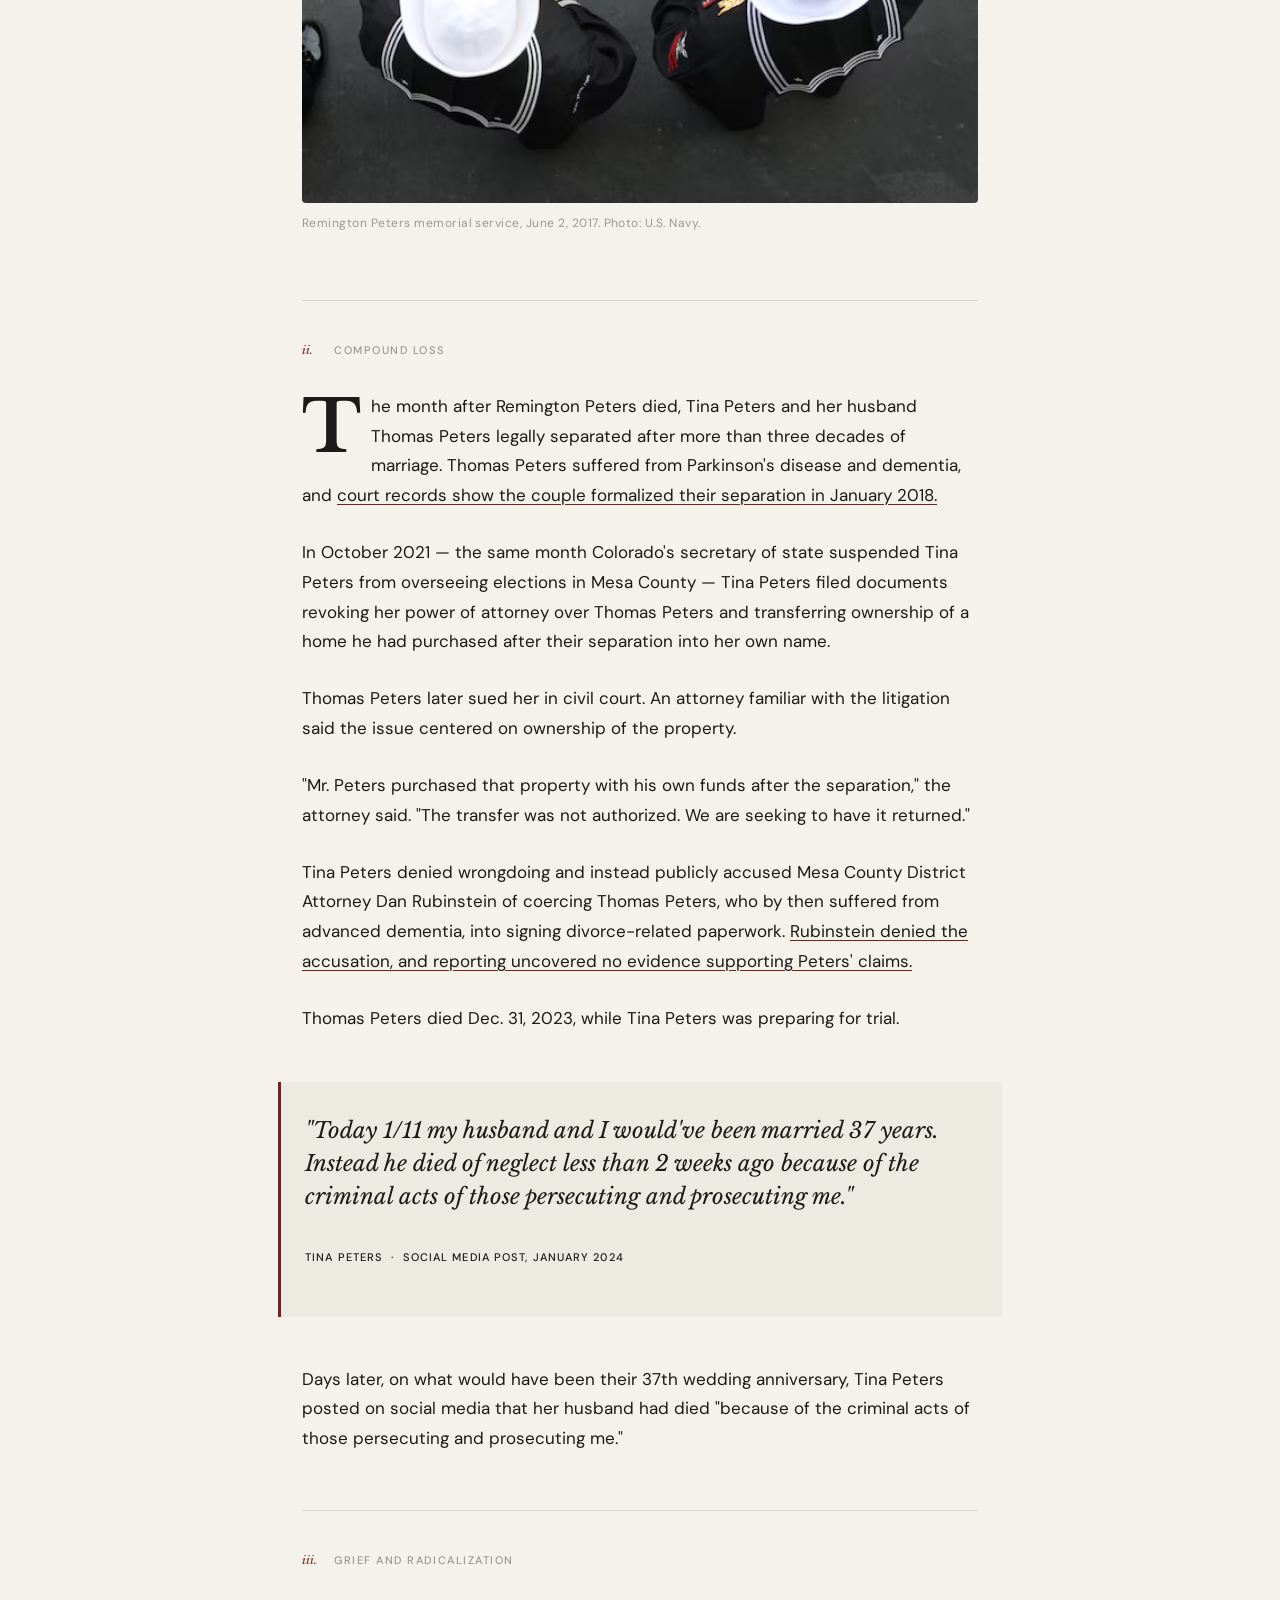
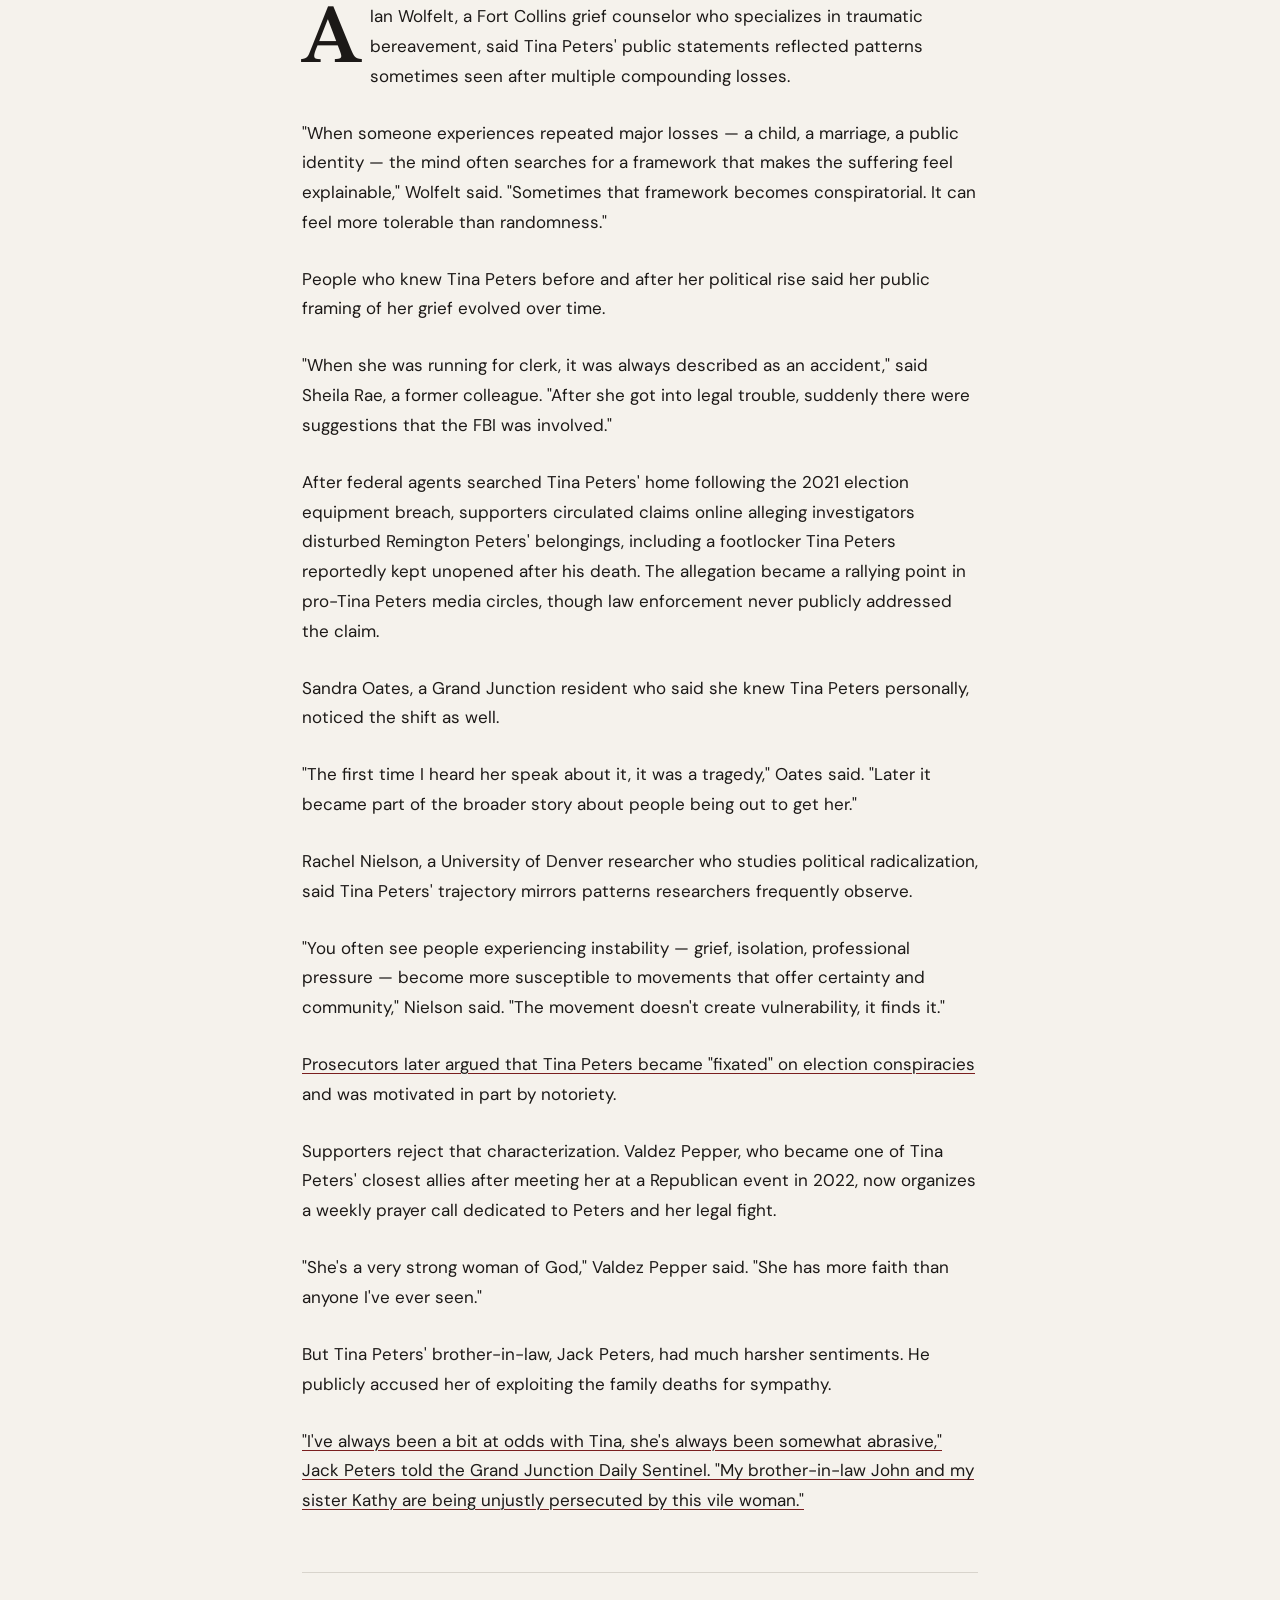
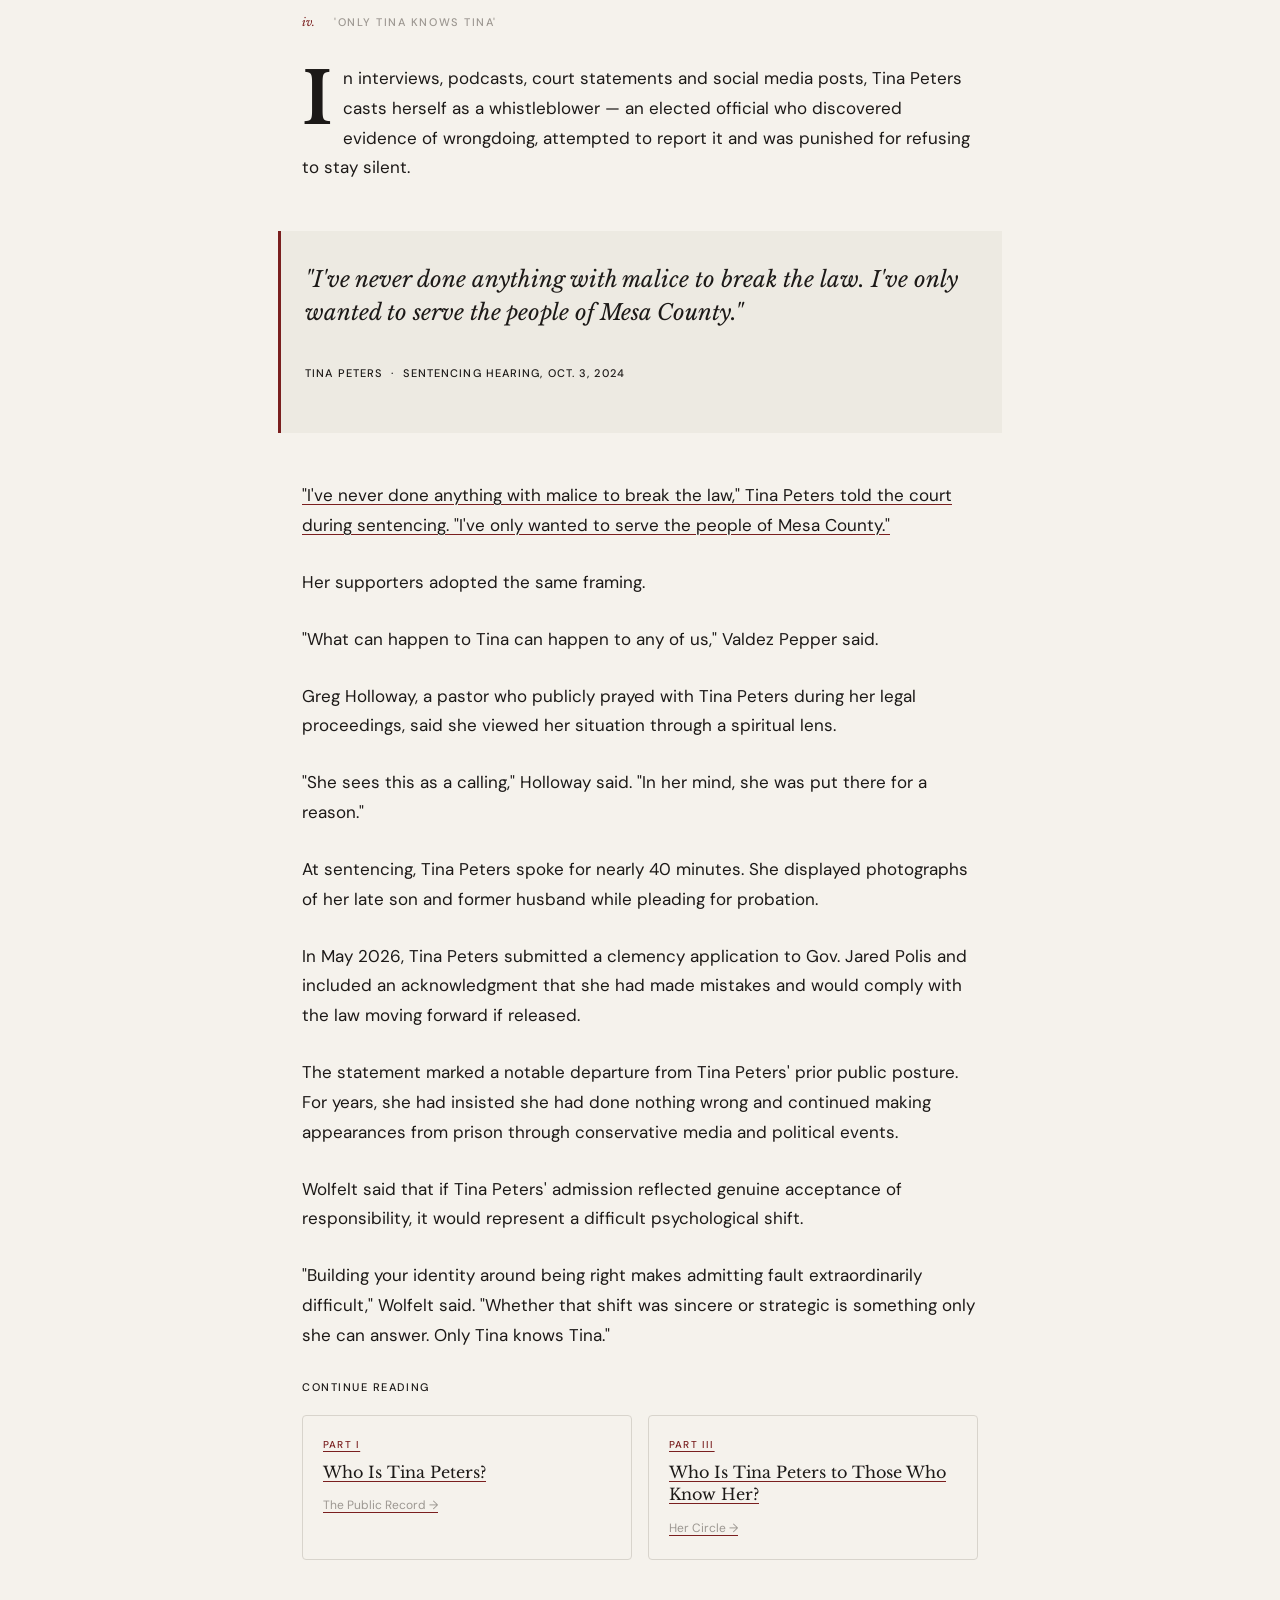
<file: article2.html>
<!DOCTYPE html>
<html lang="en">
<head>
  <meta charset="UTF-8">
  <meta name="viewport" content="width=device-width, initial-scale=1.0">
  <title>Who Is Tina Peters to Herself? — Part II: The Inner Life</title>
  <meta name="description" content="The grief, the losses, the identity Tina Peters built from them — and the worldview that filled the gap.">
  <link rel="stylesheet" href="style.css">
</head>
<body>

  <nav class="site-nav" aria-label="Site navigation">
    <div class="nav-inner">
      <a href="index.html" class="nav-brand">Who Is Tina Peters?</a>
      <ul class="nav-links">
        <li><a href="index.html">Home</a></li>
        <li><a href="article1.html">The Record</a></li>
        <li><a href="article2.html" class="active">The Inner Life</a></li>
        <li><a href="article3.html">Her Circle</a></li>
      </ul>
    </div>
  </nav>

  <div class="article-wrap">

    <header class="article-header">
      <div class="article-kicker">
        <span class="kicker-part">Part II of III</span>
        <span class="kicker-divider"></span>
        <span class="kicker-part">The Inner Life</span>
      </div>
      <h1 class="article-hed">Who Is Tina Peters to Herself?</h1>
      <p class="article-deck">The grief, the losses, the identity she built from them — and the worldview that filled the gap. How personal trauma can lay the groundwork for radical belief.</p>
      <div class="article-meta">
        <span>About 25 min read</span>
        <span class="meta-dot"></span>
        <span>4 sections</span>
      </div>
    </header>

    <figure style="margin: 0; border-top: 1px solid var(--border);">
      <img
        src="Tina_PetersC.png"
        alt="Tina Peters speaks at a political rally, 2022"
        style="width: 100%; object-fit: contain; background: #EDEAE2; display: block;">
      <figcaption style="font-size: 12px; color: var(--ink-muted); padding: 10px 0; letter-spacing: 0.04em;">
        Tina Peters speaks at a political rally for Donald Trump, 2022. Photo: C-SPAN.
      </figcaption>
    </figure>

    <div class="prose">

      <!-- SECTION I -->
      <div class="section-label">
        <span class="section-num">i.</span>
        <span class="section-title">A Mother</span>
      </div>

      <figure style="margin: 2rem 0;">
        <img src="Remington_Peters.avif" alt="Petty Officer 1st Class Remington Peters, U.S. Navy SEAL" style="width: 100%; object-fit: contain; background: #EDEAE2; display: block; border-radius: 4px;">
        <figcaption style="font-size: 12px; color: var(--ink-muted); padding: 10px 0; letter-spacing: 0.04em;">
          Special Warfare Operator (SEAL) Petty Officer 1st Class Remington Peters. Photo: U.S. Navy.
        </figcaption>
      </figure>

      <p class="drop-cap">On May 28, 2017, Petty Officer 1st Class Remington Peters jumped from a helicopter over the Hudson River while waving an American flag through colored smoke. A member of the Navy SEAL's Leap Frogs demonstration team, Remington Peters had made the jump countless times before thousands of spectators.</p>

      <p>But this time, his parachute failed to catch him. Remington Peters, the only child of Tina Peters, fell to his death on Memorial Day, changing his mother's life forever.</p>

      <p>While her present image is defined by political drama, Tina Peters' past is defined by loss. Before she became the first election official in U.S. history convicted in connection with efforts to overturn a presidential election, Tina Peters was just Tina — a mother without her son.</p>

      <div class="pullquote">
        <p class="pullquote-text">"She was a grieving mom. And I just was her friend."</p>
        <p class="pullquote-attr">Dee Valdez Pepper &nbsp;·&nbsp; Peters supporter</p>
      </div>

      <p>"She was a grieving mom," said Dee Valdez Pepper, a Republican activist and close Tina Peters supporter. "And I just was her friend."</p>

      <p>Friends and supporters described Remington Peters' death as central to Tina Peters' emotional and political transformation. At her 2024 sentencing hearing, Tina Peters displayed photographs of Remington while asking the court for probation.</p>

      <p><a href="https://coloradosun.com/2024/10/03/tina-peters-election-security-trial-sentenced/" target="_blank">"I'm not a criminal," she told the judge. "I don't deserve to go into a prison where other people have committed heinous crimes."</a></p>

      <figure style="margin: 2rem 0;">
        <img src="Remington_Peters_memorial.avif" alt="Remington Peters memorial service, June 2017" style="width: 100%; object-fit: contain; background: #EDEAE2; display: block; border-radius: 4px;">
        <figcaption style="font-size: 12px; color: var(--ink-muted); padding: 10px 0; letter-spacing: 0.04em;">
          Remington Peters memorial service, June 2, 2017. Photo: U.S. Navy.
        </figcaption>
      </figure>

      <!-- SECTION II -->
      <div class="section-label">
        <span class="section-num">ii.</span>
        <span class="section-title">Compound Loss</span>
      </div>

      <p class="drop-cap">The month after Remington Peters died, Tina Peters and her husband Thomas Peters legally separated after more than three decades of marriage. Thomas Peters suffered from Parkinson's disease and dementia, and <a href="https://coloradosun.com/2022/03/09/tina-peters-investigations-indictments/" target="_blank">court records show the couple formalized their separation in January 2018.</a></p>

      <p>In October 2021 — the same month Colorado's secretary of state suspended Tina Peters from overseeing elections in Mesa County — Tina Peters filed documents revoking her power of attorney over Thomas Peters and transferring ownership of a home he had purchased after their separation into her own name.</p>

      <p>Thomas Peters later sued her in civil court. An attorney familiar with the litigation said the issue centered on ownership of the property.</p>

      <p>"Mr. Peters purchased that property with his own funds after the separation," the attorney said. "The transfer was not authorized. We are seeking to have it returned."</p>

      <p>Tina Peters denied wrongdoing and instead publicly accused Mesa County District Attorney Dan Rubinstein of coercing Thomas Peters, who by then suffered from advanced dementia, into signing divorce-related paperwork. <a href="https://annelandmanblog.com/2022/08/tina-peters-is-lying-to-audience-after-audience-about-her-divorce-they-took-away-my-husband-these-people-are-criminals/" target="_blank">Rubinstein denied the accusation, and reporting uncovered no evidence supporting Peters' claims.</a></p>

      <p>Thomas Peters died Dec. 31, 2023, while Tina Peters was preparing for trial.</p>

      <div class="pullquote">
        <p class="pullquote-text">"Today 1/11 my husband and I would've been married 37 years. Instead he died of neglect less than 2 weeks ago because of the criminal acts of those persecuting and prosecuting me."</p>
        <p class="pullquote-attr">Tina Peters &nbsp;·&nbsp; Social media post, January 2024</p>
      </div>

      <p>Days later, on what would have been their 37th wedding anniversary, Tina Peters posted on social media that her husband had died "because of the criminal acts of those persecuting and prosecuting me."</p>

      <!-- SECTION III -->
      <div class="section-label">
        <span class="section-num">iii.</span>
        <span class="section-title">Grief and Radicalization</span>
      </div>


      <p class="drop-cap">Alan Wolfelt, a Fort Collins grief counselor who specializes in traumatic bereavement, said Tina Peters' public statements reflected patterns sometimes seen after multiple compounding losses.</p>

      <p>"When someone experiences repeated major losses — a child, a marriage, a public identity — the mind often searches for a framework that makes the suffering feel explainable," Wolfelt said. "Sometimes that framework becomes conspiratorial. It can feel more tolerable than randomness."</p>

      <p>People who knew Tina Peters before and after her political rise said her public framing of her grief evolved over time.</p>

      <p>"When she was running for clerk, it was always described as an accident," said Sheila Rae, a former colleague. "After she got into legal trouble, suddenly there were suggestions that the FBI was involved."</p>

      <p>After federal agents searched Tina Peters' home following the 2021 election equipment breach, supporters circulated claims online alleging investigators disturbed Remington Peters' belongings, including a footlocker Tina Peters reportedly kept unopened after his death. The allegation became a rallying point in pro-Tina Peters media circles, though law enforcement never publicly addressed the claim.</p>

      <p>Sandra Oates, a Grand Junction resident who said she knew Tina Peters personally, noticed the shift as well.</p>

      <p>"The first time I heard her speak about it, it was a tragedy," Oates said. "Later it became part of the broader story about people being out to get her."</p>

      <p>Rachel Nielson, a University of Denver researcher who studies political radicalization, said Tina Peters' trajectory mirrors patterns researchers frequently observe.</p>

      <p>"You often see people experiencing instability — grief, isolation, professional pressure — become more susceptible to movements that offer certainty and community," Nielson said. "The movement doesn't create vulnerability, it finds it."</p>

      <p><a href="https://www.cpr.org/2024/07/31/tina-peters-trial-opening-statements/" target="_blank">Prosecutors later argued that Tina Peters became "fixated" on election conspiracies</a> and was motivated in part by notoriety.</p>

      <p>Supporters reject that characterization. Valdez Pepper, who became one of Tina Peters' closest allies after meeting her at a Republican event in 2022, now organizes a weekly prayer call dedicated to Peters and her legal fight.</p>

      <p>"She's a very strong woman of God," Valdez Pepper said. "She has more faith than anyone I've ever seen."</p>

      <p>But Tina Peters' brother-in-law, Jack Peters, had much harsher sentiments. He publicly accused her of exploiting the family deaths for sympathy.</p>

      <p><a href="https://annelandmanblog.com/2024/03/relative-of-tina-peters-calls-her-vile-in-2-28-24-daily-sentinel-article/" target="_blank">"I've always been a bit at odds with Tina, she's always been somewhat abrasive," Jack Peters told the Grand Junction Daily Sentinel. "My brother-in-law John and my sister Kathy are being unjustly persecuted by this vile woman."</a></p>

      <!-- SECTION IV -->
      <div class="section-label">
        <span class="section-num">iv.</span>
        <span class="section-title">'Only Tina Knows Tina'</span>
      </div>

      <p class="drop-cap">In interviews, podcasts, court statements and social media posts, Tina Peters casts herself as a whistleblower — an elected official who discovered evidence of wrongdoing, attempted to report it and was punished for refusing to stay silent.</p>

      <div class="pullquote">
        <p class="pullquote-text">"I've never done anything with malice to break the law. I've only wanted to serve the people of Mesa County."</p>
        <p class="pullquote-attr">Tina Peters &nbsp;·&nbsp; Sentencing hearing, Oct. 3, 2024</p>
      </div>

      <p><a href="https://www.cpr.org/2024/10/03/tina-peters-former-mesa-county-clerk-prison/" target="_blank">"I've never done anything with malice to break the law," Tina Peters told the court during sentencing. "I've only wanted to serve the people of Mesa County."</a></p>

      <p>Her supporters adopted the same framing.</p>

      <p>"What can happen to Tina can happen to any of us," Valdez Pepper said.</p>

      <p>Greg Holloway, a pastor who publicly prayed with Tina Peters during her legal proceedings, said she viewed her situation through a spiritual lens.</p>

      <p>"She sees this as a calling," Holloway said. "In her mind, she was put there for a reason."</p>

      <p>At sentencing, Tina Peters spoke for nearly 40 minutes. She displayed photographs of her late son and former husband while pleading for probation.</p>

      <p>In May 2026, Tina Peters submitted a clemency application to Gov. Jared Polis and included an acknowledgment that she had made mistakes and would comply with the law moving forward if released.</p>

      <p>The statement marked a notable departure from Tina Peters' prior public posture. For years, she had insisted she had done nothing wrong and continued making appearances from prison through conservative media and political events.</p>

      <p>Wolfelt said that if Tina Peters' admission reflected genuine acceptance of responsibility, it would represent a difficult psychological shift.</p>

      <p>"Building your identity around being right makes admitting fault extraordinarily difficult," Wolfelt said. "Whether that shift was sincere or strategic is something only she can answer. Only Tina knows Tina."</p>


      <p class="footer-label">Continue Reading</p>
      <div class="footer-series">
        <a href="article1.html" class="series-card">
          <div class="series-card-part">Part I</div>
          <div class="series-card-title">Who Is Tina Peters?</div>
          <div class="series-card-arrow">The Public Record &rarr;</div>
        </a>
        <a href="article3.html" class="series-card">
          <div class="series-card-part">Part III</div>
          <div class="series-card-title">Who Is Tina Peters to Those Who Know Her?</div>
          <div class="series-card-arrow">Her Circle &rarr;</div>
        </a>
      </div>
    </footer>

  </div>

</body>
</html>
</file>
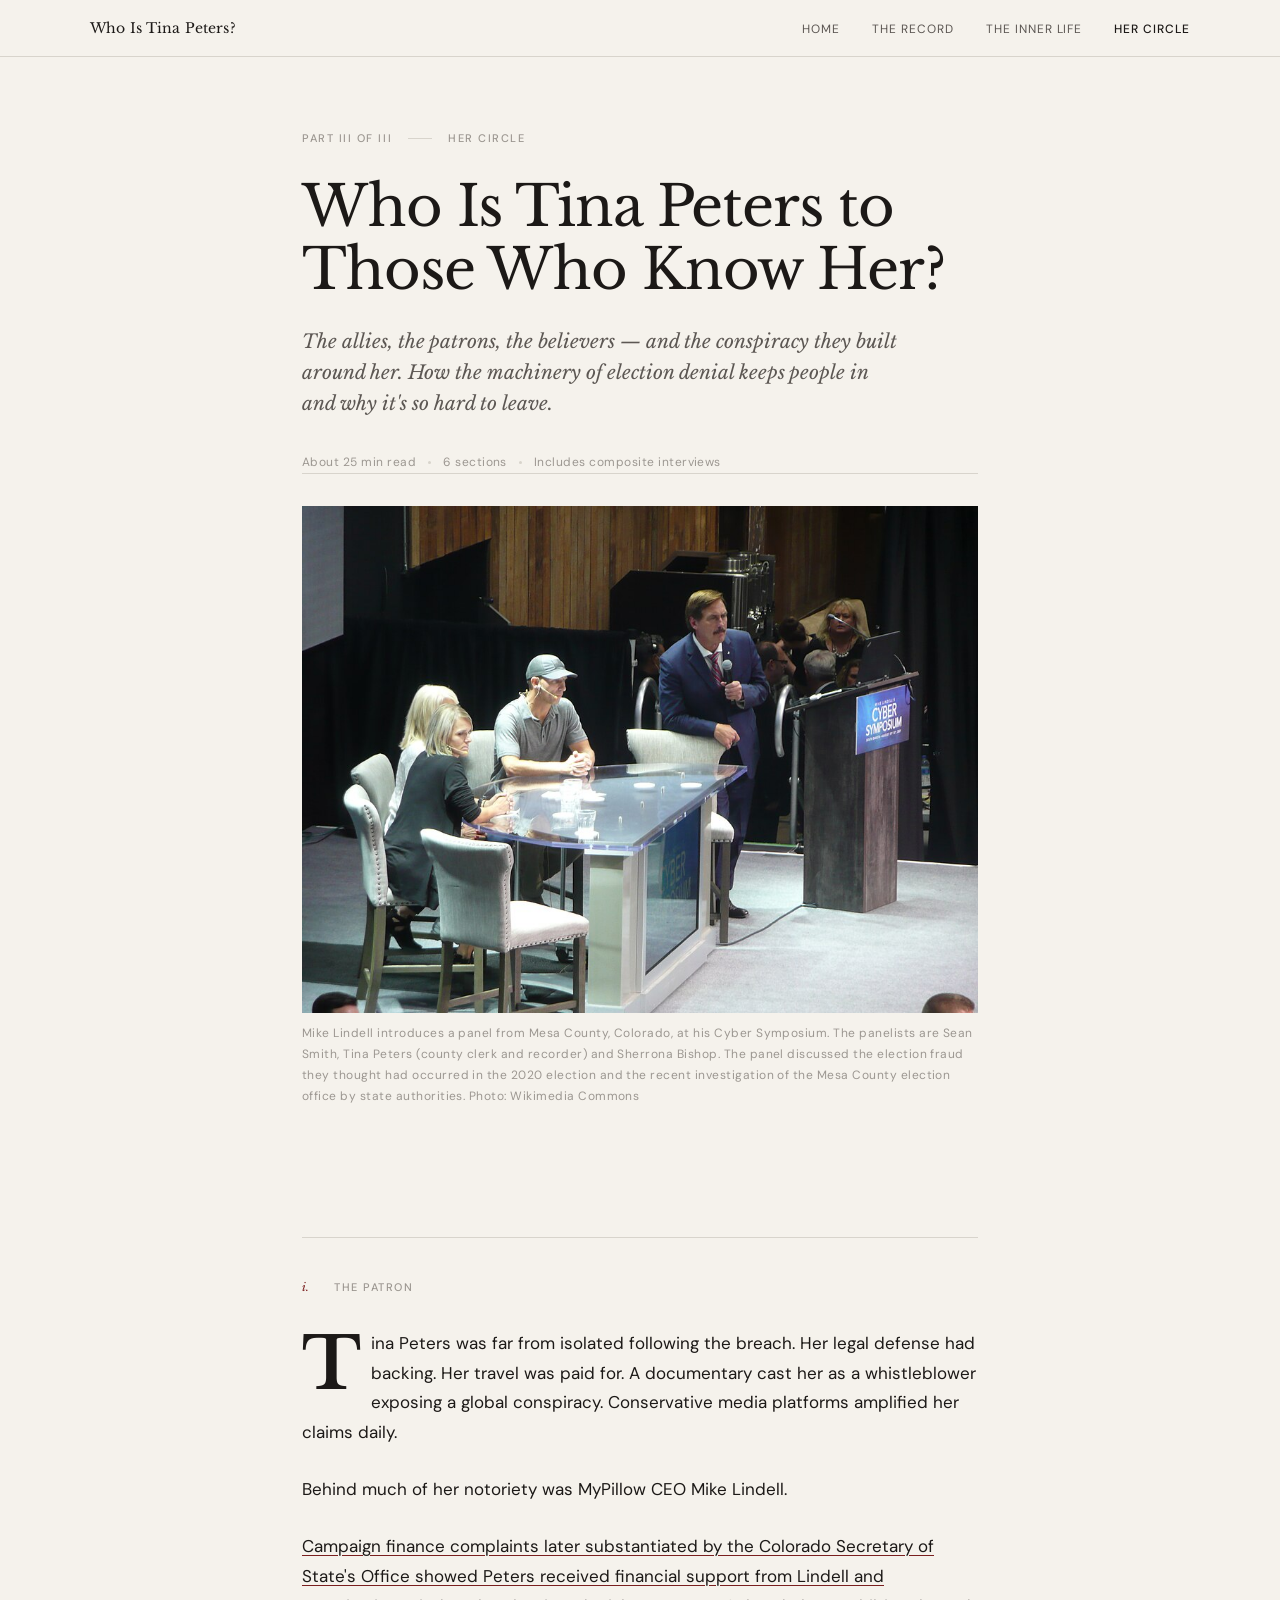
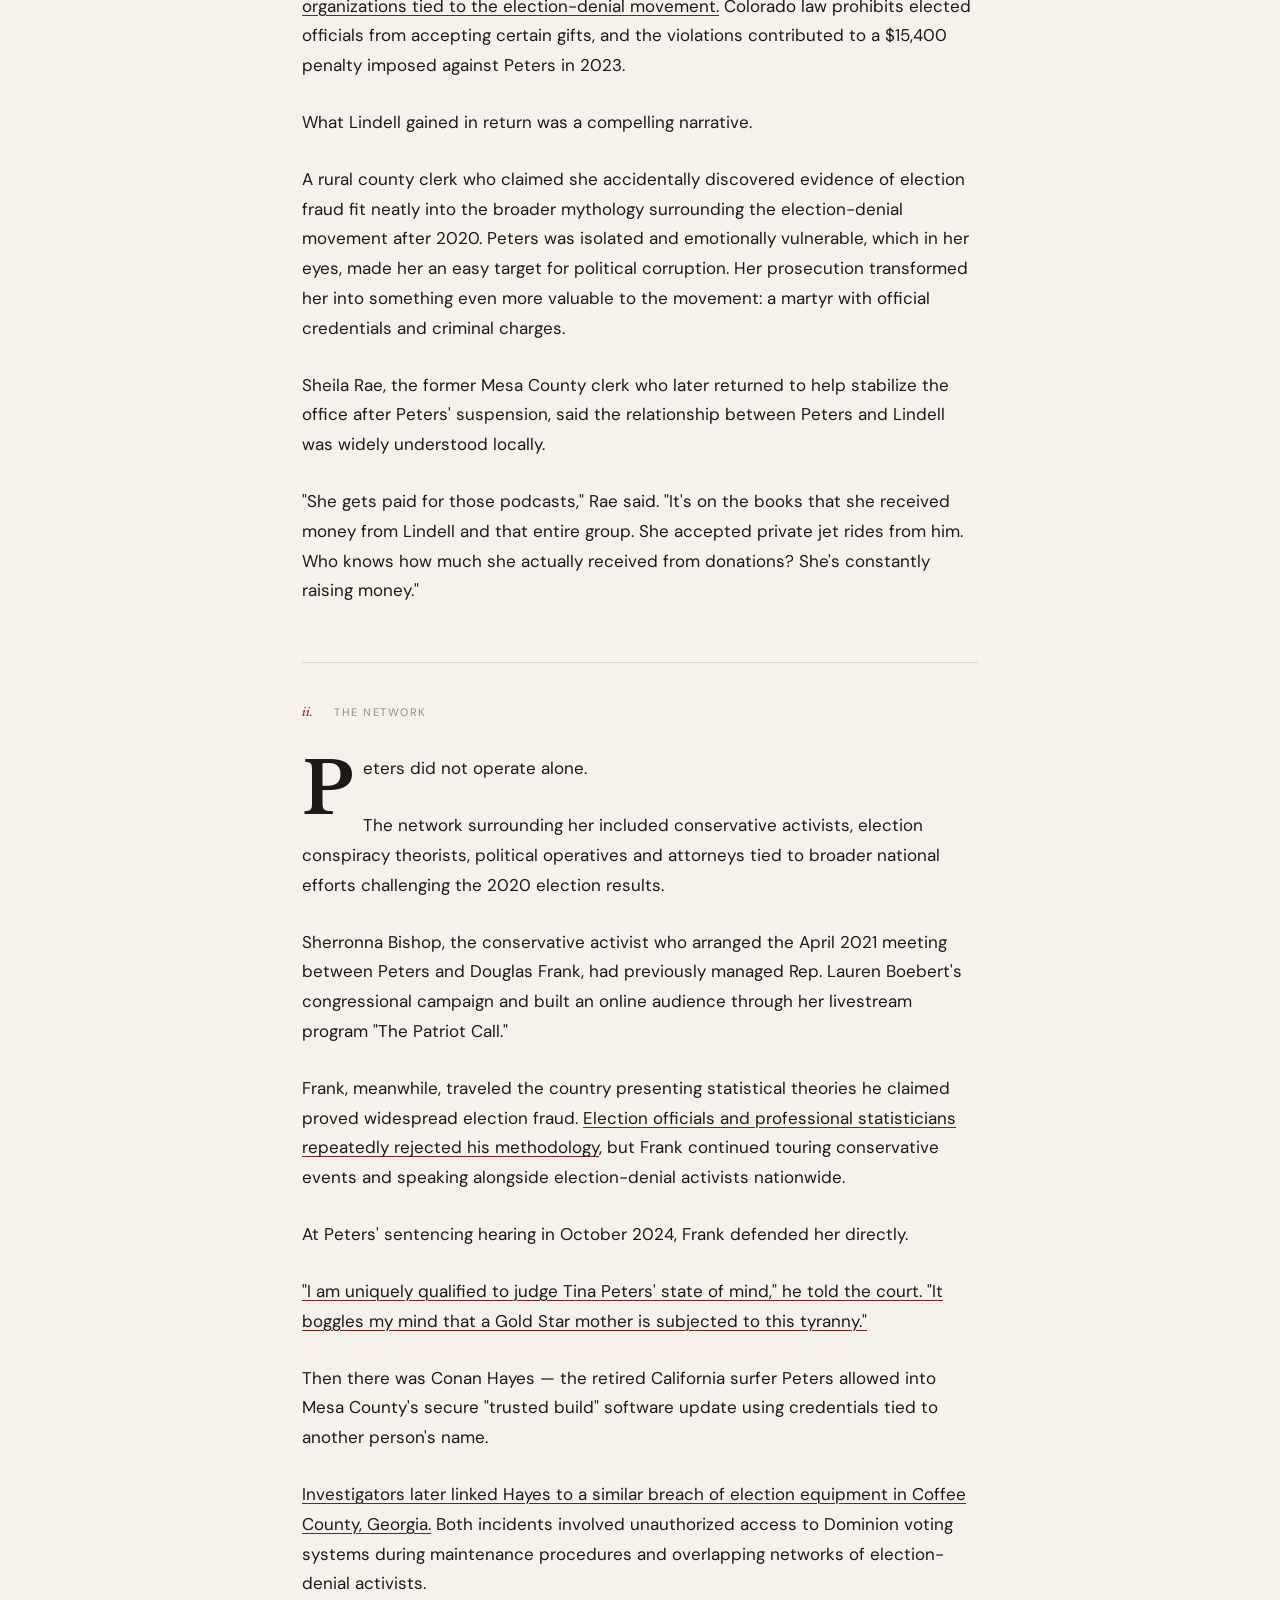
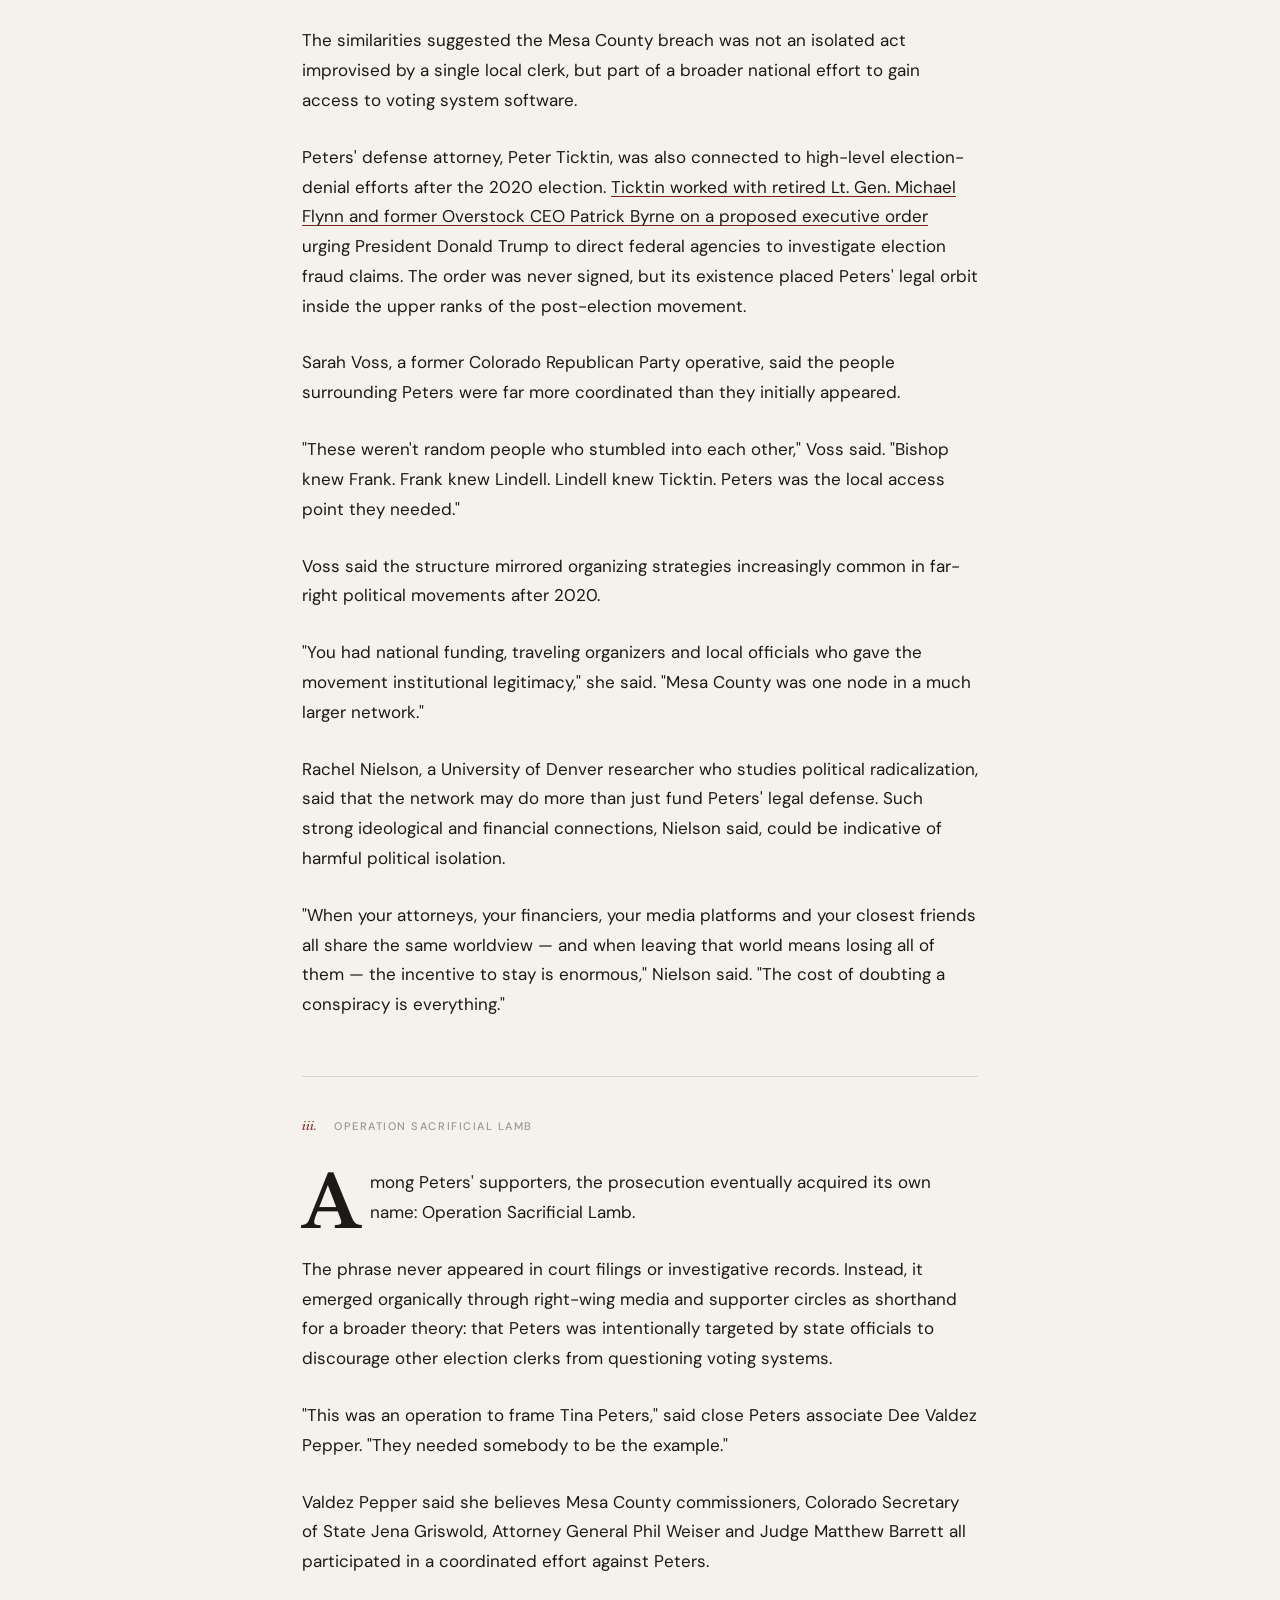
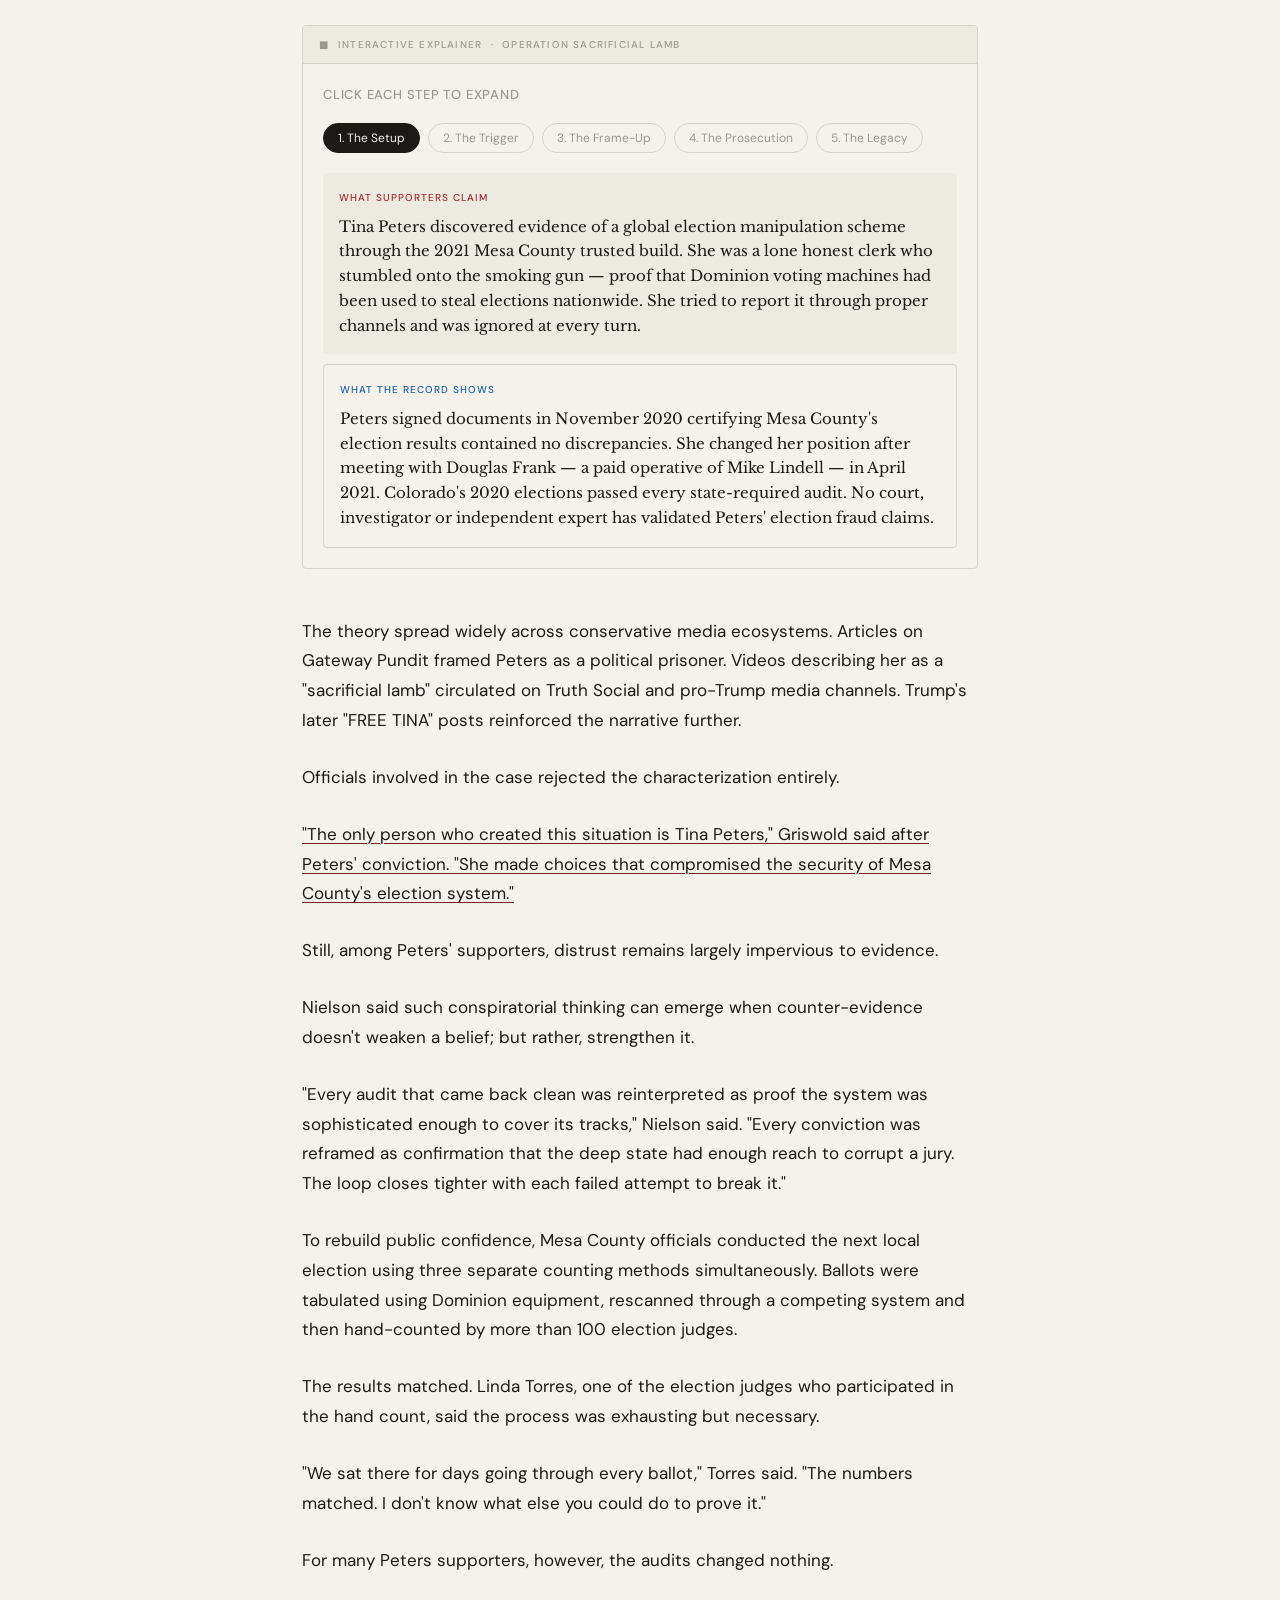
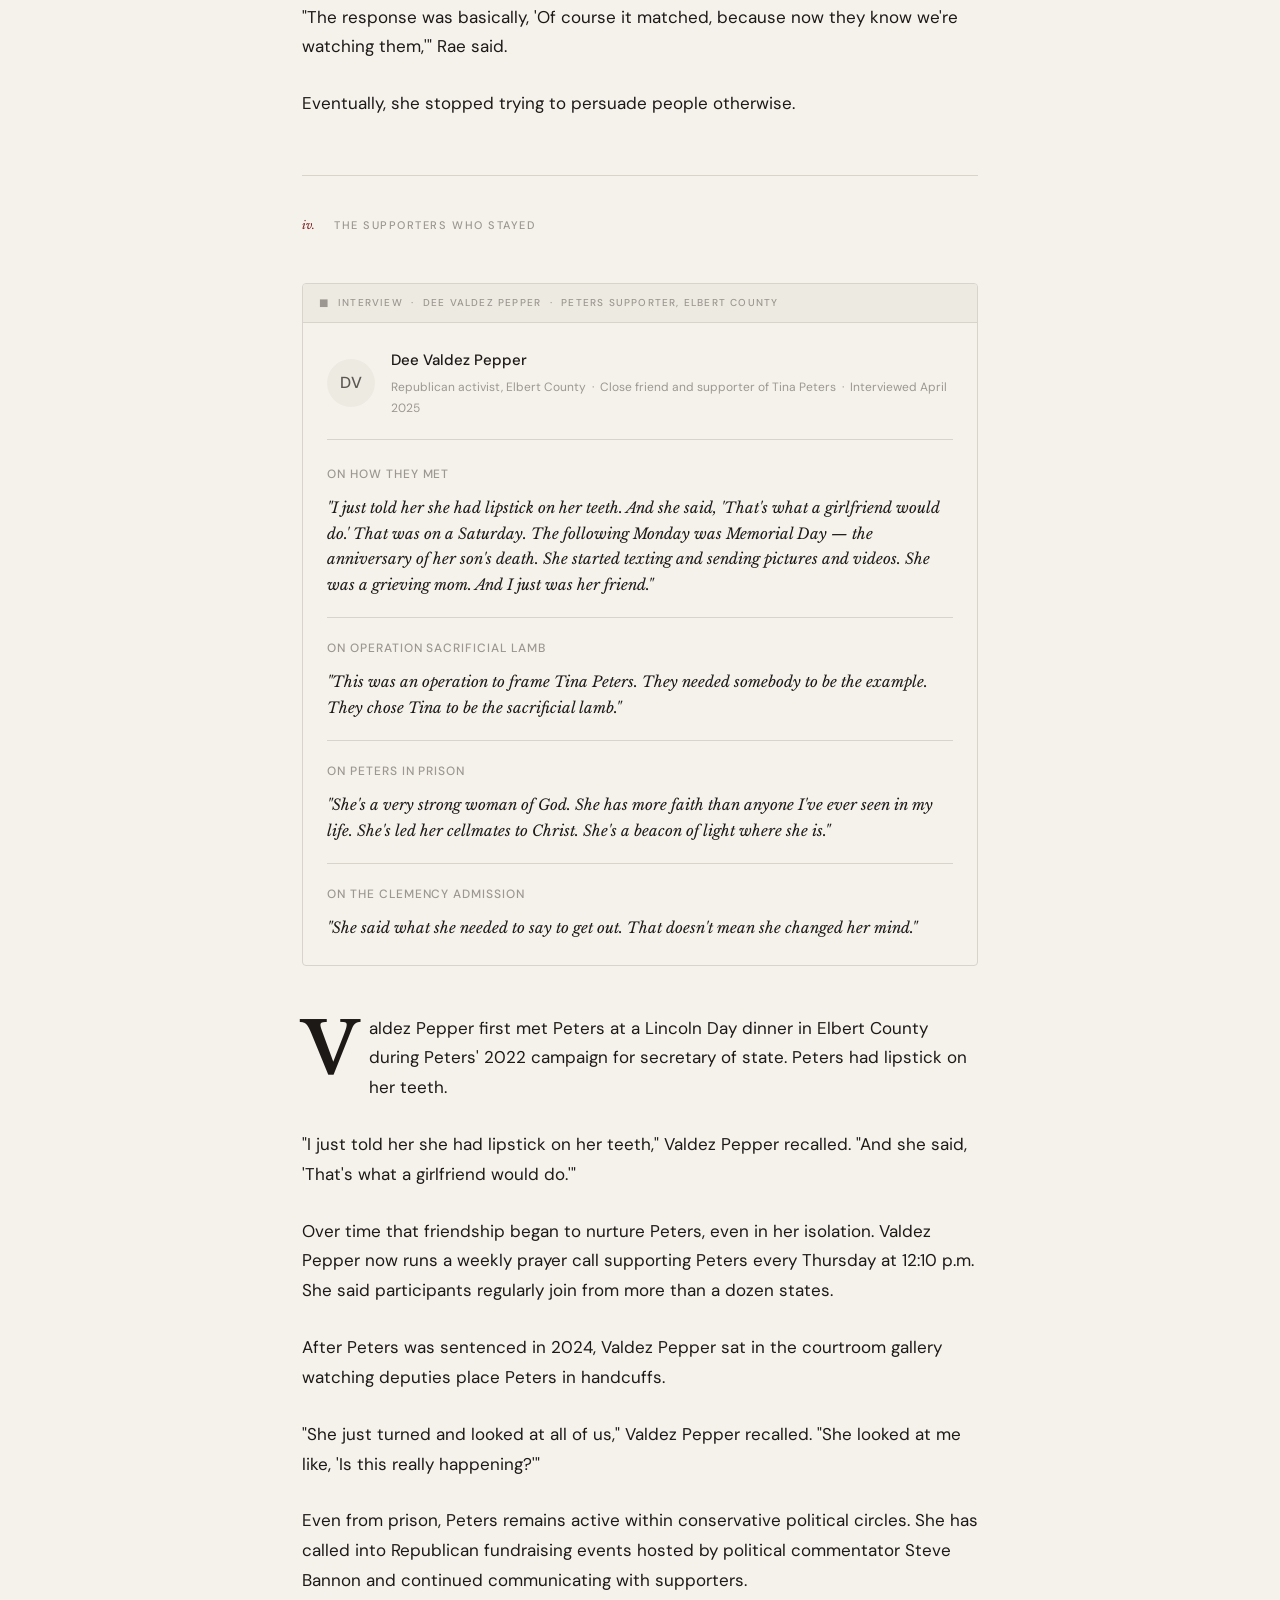
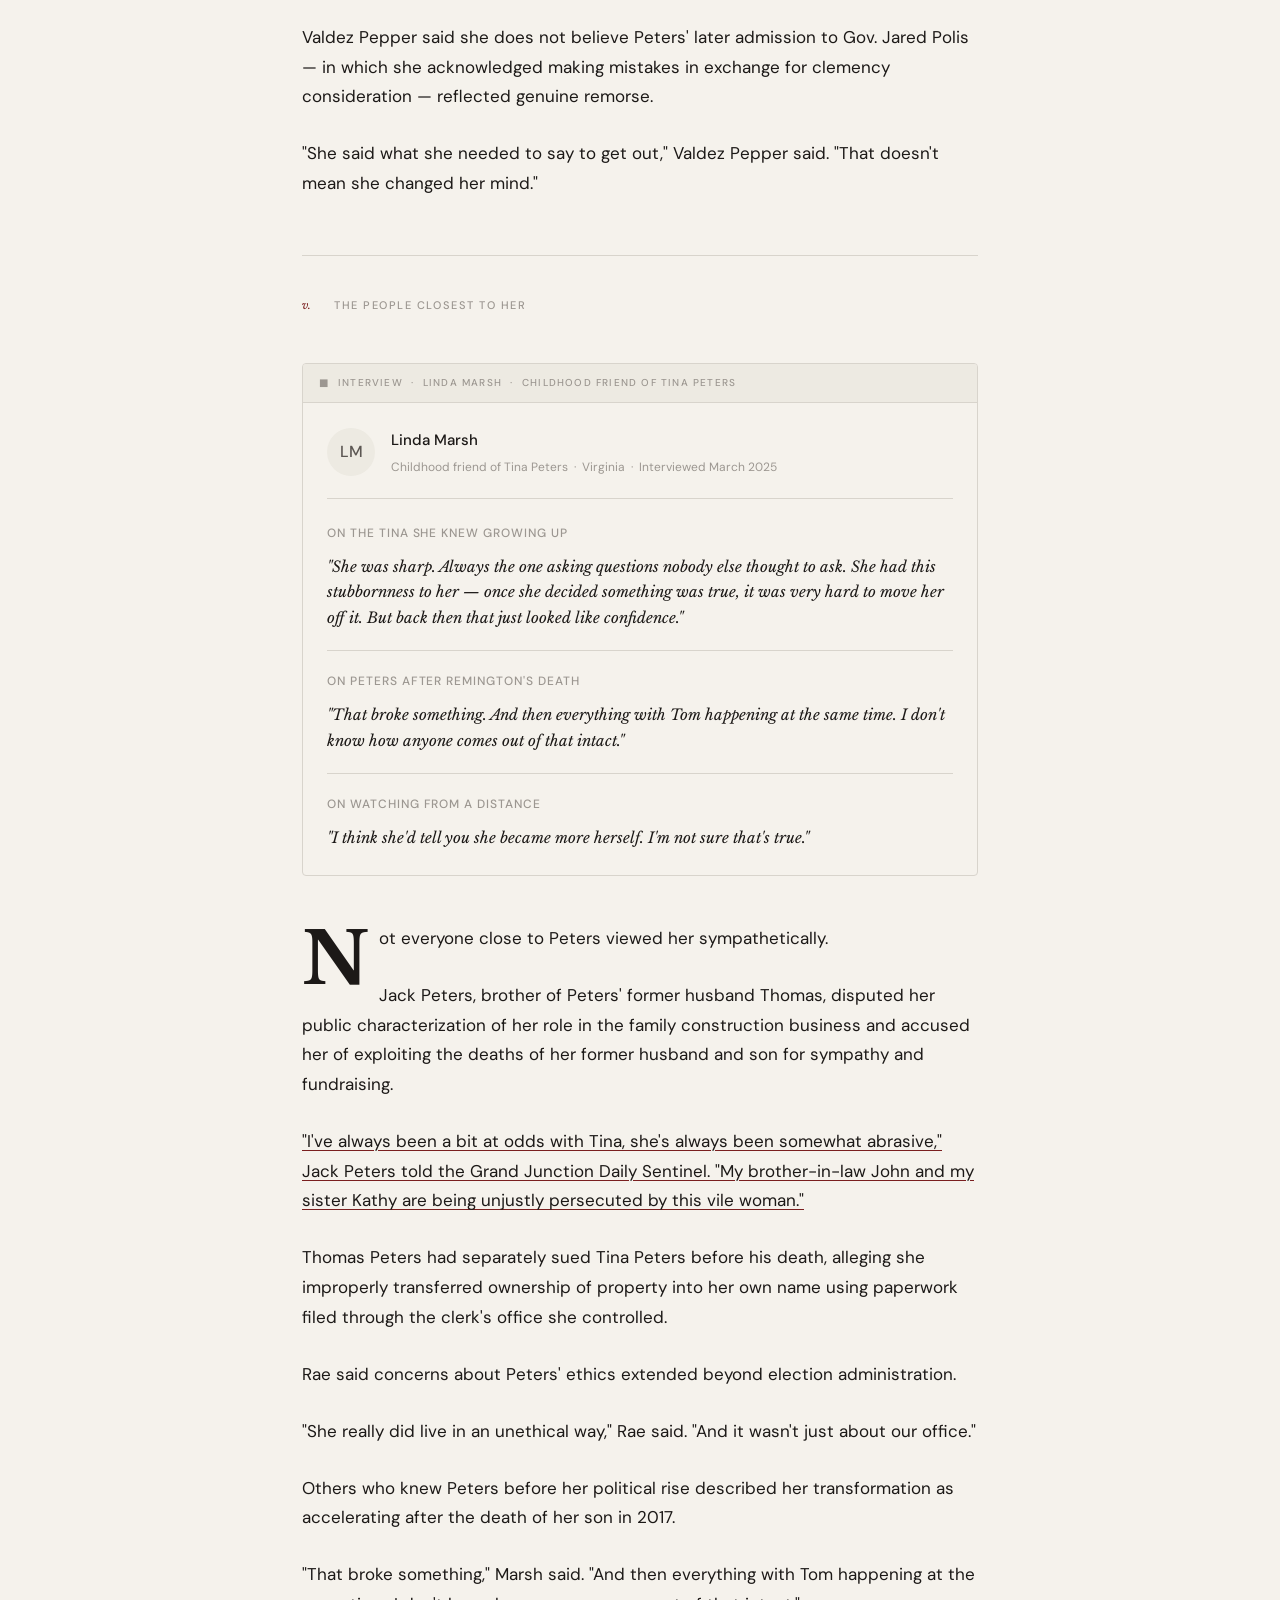
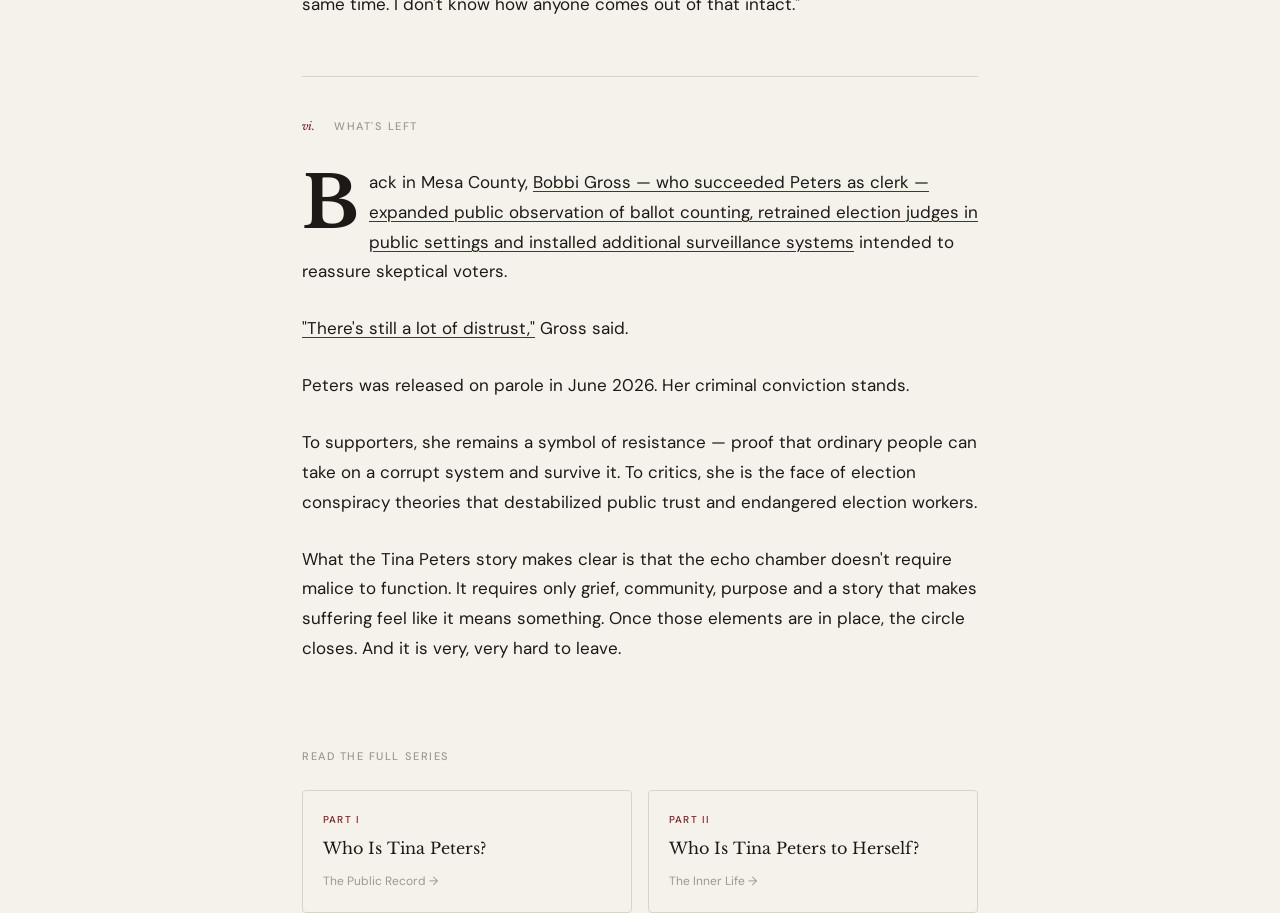
<file: article3.html>
<!DOCTYPE html>
<html lang="en">
<head>
  <meta charset="UTF-8">
  <meta name="viewport" content="width=device-width, initial-scale=1.0">
  <title>Who Is Tina Peters to Those Who Know Her? — Part III: Her Circle</title>
  <meta name="description" content="The allies, the patrons, the believers — and the conspiracy they built around her. How the machinery of election denial keeps people in and why it's so hard to leave.">
  <link rel="stylesheet" href="style.css">
</head>
<body>

  <nav class="site-nav" aria-label="Site navigation">
    <div class="nav-inner">
      <a href="index.html" class="nav-brand">Who Is Tina Peters?</a>
      <ul class="nav-links">
        <li><a href="index.html">Home</a></li>
        <li><a href="article1.html">The Record</a></li>
        <li><a href="article2.html">The Inner Life</a></li>
        <li><a href="article3.html" class="active">Her Circle</a></li>
      </ul>
    </div>
  </nav>

  <div class="article-wrap">

    <header class="article-header">
      <div class="article-kicker">
        <span class="kicker-part">Part III of III</span>
        <span class="kicker-divider"></span>
        <span class="kicker-part">Her Circle</span>
      </div>
      <h1 class="article-hed">Who Is Tina Peters to Those Who Know Her?</h1>
      <p class="article-deck">The allies, the patrons, the believers — and the conspiracy they built around her. How the machinery of election denial keeps people in and why it's so hard to leave.</p>
      <div class="article-meta">
        <span>About 25 min read</span>
        <span class="meta-dot"></span>
        <span>6 sections</span>
        <span class="meta-dot"></span>
        <span>Includes composite interviews</span>
      </div>
    </header>

<figure style="margin: 2rem 0;">
  <img src="Lindell_Cybersymposium_Mesa_County_Panel.jpg" 
       alt="Mike Lindell" 
       style="width: 100%; object-fit: contain; background: #EDEAE2; display: block;">
  <figcaption style="font-size: 12px; color: var(--ink-muted); padding: 10px 0; letter-spacing: 0.04em;">
    Mike Lindell introduces a panel from Mesa County, Colorado, at his Cyber Symposium. The panelists are Sean Smith, Tina Peters (county clerk and recorder) and Sherrona Bishop. The panel discussed the election fraud they thought had occurred in the 2020 election and the recent investigation of the Mesa County election office by state authorities. Photo: Wikimedia Commons
  </figcaption>
</figure>


    <div class="prose">

      <!-- SECTION I -->
      <div class="section-label">
        <span class="section-num">i.</span>
        <span class="section-title">The Patron</span>
      </div>

      <p class="drop-cap">Tina Peters was far from isolated following the breach. Her legal defense had backing. Her travel was paid for. A documentary cast her as a whistleblower exposing a global conspiracy. Conservative media platforms amplified her claims daily.</p>

      <p>Behind much of her notoriety was MyPillow CEO Mike Lindell.</p>

      <p><a href="https://coloradonewsline.com/2024/10/03/tina-peters-former-mesa-county-clerk-sentenced-to-9-years-in-prison-over-voting-systems-breach/" target="_blank">Campaign finance complaints later substantiated by the Colorado Secretary of State's Office showed Peters received financial support from Lindell and organizations tied to the election-denial movement.</a> Colorado law prohibits elected officials from accepting certain gifts, and the violations contributed to a $15,400 penalty imposed against Peters in 2023.</p>

      <p>What Lindell gained in return was a compelling narrative.</p>

      <p>A rural county clerk who claimed she accidentally discovered evidence of election fraud fit neatly into the broader mythology surrounding the election-denial movement after 2020. Peters was isolated and emotionally vulnerable, which in her eyes, made her an easy target for political corruption. Her prosecution transformed her into something even more valuable to the movement: a martyr with official credentials and criminal charges.</p>

      <p>Sheila Rae, the former Mesa County clerk who later returned to help stabilize the office after Peters' suspension, said the relationship between Peters and Lindell was widely understood locally.</p>

      <p>"She gets paid for those podcasts," Rae said. "It's on the books that she received money from Lindell and that entire group. She accepted private jet rides from him. Who knows how much she actually received from donations? She's constantly raising money."</p>

      <!-- SECTION II -->
      <div class="section-label">
        <span class="section-num">ii.</span>
        <span class="section-title">The Network</span>
      </div>

      <p class="drop-cap">Peters did not operate alone.</p>

      <p>The network surrounding her included conservative activists, election conspiracy theorists, political operatives and attorneys tied to broader national efforts challenging the 2020 election results.</p>

      <p>Sherronna Bishop, the conservative activist who arranged the April 2021 meeting between Peters and Douglas Frank, had previously managed Rep. Lauren Boebert's congressional campaign and built an online audience through her livestream program "The Patriot Call."</p>

      <p>Frank, meanwhile, traveled the country presenting statistical theories he claimed proved widespread election fraud. <a href="https://coloradotimesrecorder.com/2024/08/review-the-2022-documentary-defending-convicted-clerk-tina-peters-has-aged-worse-than-milk/63715/" target="_blank">Election officials and professional statisticians repeatedly rejected his methodology</a>, but Frank continued touring conservative events and speaking alongside election-denial activists nationwide.</p>

      <p>At Peters' sentencing hearing in October 2024, Frank defended her directly.</p>

      <p><a href="https://coloradonewsline.com/2024/10/03/tina-peters-former-mesa-county-clerk-sentenced-to-9-years-in-prison-over-voting-systems-breach/" target="_blank">"I am uniquely qualified to judge Tina Peters' state of mind," he told the court. "It boggles my mind that a Gold Star mother is subjected to this tyranny."</a></p>

      <p>Then there was Conan Hayes — the retired California surfer Peters allowed into Mesa County's secure "trusted build" software update using credentials tied to another person's name.</p>

      <p><a href="https://coloradosun.com/2022/03/09/tina-peters-investigations-indictments/" target="_blank">Investigators later linked Hayes to a similar breach of election equipment in Coffee County, Georgia.</a> Both incidents involved unauthorized access to Dominion voting systems during maintenance procedures and overlapping networks of election-denial activists.</p>

      <p>The similarities suggested the Mesa County breach was not an isolated act improvised by a single local clerk, but part of a broader national effort to gain access to voting system software.</p>

      <p>Peters' defense attorney, Peter Ticktin, was also connected to high-level election-denial efforts after the 2020 election. <a href="https://en.wikipedia.org/wiki/Tina_Peters_(politician)" target="_blank">Ticktin worked with retired Lt. Gen. Michael Flynn and former Overstock CEO Patrick Byrne on a proposed executive order</a> urging President Donald Trump to direct federal agencies to investigate election fraud claims. The order was never signed, but its existence placed Peters' legal orbit inside the upper ranks of the post-election movement.</p>

      <p>Sarah Voss, a former Colorado Republican Party operative, said the people surrounding Peters were far more coordinated than they initially appeared.</p>

      <p>"These weren't random people who stumbled into each other," Voss said. "Bishop knew Frank. Frank knew Lindell. Lindell knew Ticktin. Peters was the local access point they needed."</p>

      <p>Voss said the structure mirrored organizing strategies increasingly common in far-right political movements after 2020.</p>

      <p>"You had national funding, traveling organizers and local officials who gave the movement institutional legitimacy," she said. "Mesa County was one node in a much larger network."</p>

      <p>Rachel Nielson, a University of Denver researcher who studies political radicalization, said that the network may do more than just fund Peters' legal defense. Such strong ideological and financial connections, Nielson said, could be indicative of harmful political isolation.</p>

      <p>"When your attorneys, your financiers, your media platforms and your closest friends all share the same worldview — and when leaving that world means losing all of them — the incentive to stay is enormous," Nielson said. "The cost of doubting a conspiracy is everything."</p>

      <!-- SECTION III -->
      <div class="section-label">
        <span class="section-num">iii.</span>
        <span class="section-title">Operation Sacrificial Lamb</span>
      </div>

      <p class="drop-cap">Among Peters' supporters, the prosecution eventually acquired its own name: Operation Sacrificial Lamb.</p>

      <p>The phrase never appeared in court filings or investigative records. Instead, it emerged organically through right-wing media and supporter circles as shorthand for a broader theory: that Peters was intentionally targeted by state officials to discourage other election clerks from questioning voting systems.</p>

      <p>"This was an operation to frame Tina Peters," said close Peters associate Dee Valdez Pepper. "They needed somebody to be the example."</p>

      <p>Valdez Pepper said she believes Mesa County commissioners, Colorado Secretary of State Jena Griswold, Attorney General Phil Weiser and Judge Matthew Barrett all participated in a coordinated effort against Peters.</p>

      <!-- SACRIFICIAL LAMB EXPLAINER -->
      <div class="embed-block">
        <div class="embed-label-bar">&#9632;&nbsp; Interactive Explainer &nbsp;·&nbsp; Operation Sacrificial Lamb</div>
        <div style="padding: 20px;">
          <p style="font-size: 13px; color: #9C9791; margin-bottom: 16px; font-weight: 500; letter-spacing: 0.06em; text-transform: uppercase;">Click each step to expand</p>
          <div style="display: flex; gap: 8px; flex-wrap: wrap; margin-bottom: 20px;">
            <button onclick="slShow(0)" id="sl-tab-0" style="font-size: 12px; padding: 6px 14px; border-radius: 99px; border: 1px solid #D8D4CC; background: #F5F2EC; color: #9C9791; cursor: pointer; font-family: 'DM Sans', sans-serif;">1. The Setup</button>
            <button onclick="slShow(1)" id="sl-tab-1" style="font-size: 12px; padding: 6px 14px; border-radius: 99px; border: 1px solid #D8D4CC; background: #F5F2EC; color: #9C9791; cursor: pointer; font-family: 'DM Sans', sans-serif;">2. The Trigger</button>
            <button onclick="slShow(2)" id="sl-tab-2" style="font-size: 12px; padding: 6px 14px; border-radius: 99px; border: 1px solid #D8D4CC; background: #F5F2EC; color: #9C9791; cursor: pointer; font-family: 'DM Sans', sans-serif;">3. The Frame-Up</button>
            <button onclick="slShow(3)" id="sl-tab-3" style="font-size: 12px; padding: 6px 14px; border-radius: 99px; border: 1px solid #D8D4CC; background: #F5F2EC; color: #9C9791; cursor: pointer; font-family: 'DM Sans', sans-serif;">4. The Prosecution</button>
            <button onclick="slShow(4)" id="sl-tab-4" style="font-size: 12px; padding: 6px 14px; border-radius: 99px; border: 1px solid #D8D4CC; background: #F5F2EC; color: #9C9791; cursor: pointer; font-family: 'DM Sans', sans-serif;">5. The Legacy</button>
          </div>
          <div id="sl-panel-0" style="display:none;">
            <div style="background: #EDEAE2; border-radius: 4px; padding: 16px; margin-bottom: 10px;">
              <p style="font-size: 10px; font-weight: 500; letter-spacing: 0.1em; text-transform: uppercase; color: #A32D2D; margin-bottom: 8px; font-family: 'DM Sans', sans-serif;">What supporters claim</p>
              <p style="font-size: 15px; line-height: 1.65; color: #1C1917; margin: 0; font-family: 'Libre Baskerville', Georgia, serif;">Tina Peters discovered evidence of a global election manipulation scheme through the 2021 Mesa County trusted build. She was a lone honest clerk who stumbled onto the smoking gun — proof that Dominion voting machines had been used to steal elections nationwide. She tried to report it through proper channels and was ignored at every turn.</p>
            </div>
            <div style="background: #F5F2EC; border: 0.5px solid #D8D4CC; border-radius: 4px; padding: 16px;">
              <p style="font-size: 10px; font-weight: 500; letter-spacing: 0.1em; text-transform: uppercase; color: #185FA5; margin-bottom: 8px; font-family: 'DM Sans', sans-serif;">What the record shows</p>
              <p style="font-size: 15px; line-height: 1.65; color: #1C1917; margin: 0; font-family: 'Libre Baskerville', Georgia, serif;">Peters signed documents in November 2020 certifying Mesa County's election results contained no discrepancies. She changed her position after meeting with Douglas Frank — a paid operative of Mike Lindell — in April 2021. Colorado's 2020 elections passed every state-required audit. No court, investigator or independent expert has validated Peters' election fraud claims.</p>
            </div>
          </div>
          <div id="sl-panel-1" style="display:none;">
            <div style="background: #EDEAE2; border-radius: 4px; padding: 16px; margin-bottom: 10px;">
              <p style="font-size: 10px; font-weight: 500; letter-spacing: 0.1em; text-transform: uppercase; color: #A32D2D; margin-bottom: 8px; font-family: 'DM Sans', sans-serif;">What supporters claim</p>
              <p style="font-size: 15px; line-height: 1.65; color: #1C1917; margin: 0; font-family: 'Libre Baskerville', Georgia, serif;">During a county commissioner meeting, a commissioner whispered a secret code word — "sacrificial lamb" — while his microphone was still live. The phrase was a trigger: it signaled law enforcement to move forward with a search warrant to seize Peters' iPad and manufacture evidence against her.</p>
            </div>
            <div style="background: #F5F2EC; border: 0.5px solid #D8D4CC; border-radius: 4px; padding: 16px;">
              <p style="font-size: 10px; font-weight: 500; letter-spacing: 0.1em; text-transform: uppercase; color: #185FA5; margin-bottom: 8px; font-family: 'DM Sans', sans-serif;">What the record shows</p>
              <p style="font-size: 15px; line-height: 1.65; color: #1C1917; margin: 0; font-family: 'Libre Baskerville', Georgia, serif;">The account has not been corroborated by independent reporting. Commissioner Cody Davis, who spoke at Peters' sentencing and called her actions an embarrassment to the community, has not publicly responded to the allegation. The search warrant for Peters' iPad was related to a documented incident in which she was observed recording a court proceeding.</p>
            </div>
          </div>
          <div id="sl-panel-2" style="display:none;">
            <div style="background: #EDEAE2; border-radius: 4px; padding: 16px; margin-bottom: 10px;">
              <p style="font-size: 10px; font-weight: 500; letter-spacing: 0.1em; text-transform: uppercase; color: #A32D2D; margin-bottom: 8px; font-family: 'DM Sans', sans-serif;">What supporters claim</p>
              <p style="font-size: 15px; line-height: 1.65; color: #1C1917; margin: 0; font-family: 'Libre Baskerville', Georgia, serif;">Authorities staged Peters' arrest in public to generate photographs. Those images were used repeatedly in local media to poison the jury pool before her trial. She was convicted not on evidence but on pre-existing bias created by hundreds of negative news stories published before the trial began.</p>
            </div>
            <div style="background: #F5F2EC; border: 0.5px solid #D8D4CC; border-radius: 4px; padding: 16px;">
              <p style="font-size: 10px; font-weight: 500; letter-spacing: 0.1em; text-transform: uppercase; color: #185FA5; margin-bottom: 8px; font-family: 'DM Sans', sans-serif;">What the record shows</p>
              <p style="font-size: 15px; line-height: 1.65; color: #1C1917; margin: 0; font-family: 'Libre Baskerville', Georgia, serif;">Peters' defense attorneys filed motions related to pretrial publicity. The court oversaw a jury selection process. Peters was convicted by a jury of Mesa County peers on seven of 10 charges after a trial in which both sides presented evidence. Her own deputies testified against her under oath.</p>
            </div>
          </div>
          <div id="sl-panel-3" style="display:none;">
            <div style="background: #EDEAE2; border-radius: 4px; padding: 16px; margin-bottom: 10px;">
              <p style="font-size: 10px; font-weight: 500; letter-spacing: 0.1em; text-transform: uppercase; color: #A32D2D; margin-bottom: 8px; font-family: 'DM Sans', sans-serif;">What supporters claim</p>
              <p style="font-size: 15px; line-height: 1.65; color: #1C1917; margin: 0; font-family: 'Libre Baskerville', Georgia, serif;">Peters was chosen specifically to be made an example — a sacrificial lamb — by state officials working with Dominion Voting Systems to frighten election clerks across the country into silence. Her nine-year sentence was designed not as punishment but as a warning to anyone who might question voting machines.</p>
            </div>
            <div style="background: #F5F2EC; border: 0.5px solid #D8D4CC; border-radius: 4px; padding: 16px;">
              <p style="font-size: 10px; font-weight: 500; letter-spacing: 0.1em; text-transform: uppercase; color: #185FA5; margin-bottom: 8px; font-family: 'DM Sans', sans-serif;">What the record shows</p>
              <p style="font-size: 15px; line-height: 1.65; color: #1C1917; margin: 0; font-family: 'Libre Baskerville', Georgia, serif;">The Colorado Court of Appeals upheld Peters' conviction unanimously in April 2026 but partially overturned her sentence — finding that Judge Barrett had improperly factored her protected speech into his sentencing. DA Dan Rubinstein, a Republican, said Peters received special treatment due to her notoriety, not the reverse.</p>
            </div>
          </div>
          <div id="sl-panel-4" style="display:none;">
            <div style="background: #EDEAE2; border-radius: 4px; padding: 16px; margin-bottom: 10px;">
              <p style="font-size: 10px; font-weight: 500; letter-spacing: 0.1em; text-transform: uppercase; color: #A32D2D; margin-bottom: 8px; font-family: 'DM Sans', sans-serif;">What supporters claim</p>
              <p style="font-size: 15px; line-height: 1.65; color: #1C1917; margin: 0; font-family: 'Libre Baskerville', Georgia, serif;">Peters' release proves the system is beginning to correct itself. Her commutation is vindication. Trump's pressure on Colorado demonstrates that the truth she uncovered is finally being taken seriously at the highest levels of government.</p>
            </div>
            <div style="background: #F5F2EC; border: 0.5px solid #D8D4CC; border-radius: 4px; padding: 16px;">
              <p style="font-size: 10px; font-weight: 500; letter-spacing: 0.1em; text-transform: uppercase; color: #185FA5; margin-bottom: 8px; font-family: 'DM Sans', sans-serif;">What the record shows</p>
              <p style="font-size: 15px; line-height: 1.65; color: #1C1917; margin: 0; font-family: 'Libre Baskerville', Georgia, serif;">Gov. Polis granted clemency while explicitly affirming Peters' guilt and her felon status. Her conviction was not overturned. Secretary of State Griswold said the commutation would embolden election deniers. DA Rubinstein said notoriety and political pressure produced special treatment no ordinary defendant would receive.</p>
            </div>
          </div>
          <script>
          function slShow(n) {
            for(var i=0;i<5;i++){
              var p=document.getElementById('sl-panel-'+i);
              var t=document.getElementById('sl-tab-'+i);
              if(p) p.style.display = i===n ? 'block' : 'none';
              if(t){
                t.style.background = i===n ? '#1C1917' : '#F5F2EC';
                t.style.color = i===n ? '#F5F2EC' : '#9C9791';
                t.style.borderColor = i===n ? '#1C1917' : '#D8D4CC';
              }
            }
          }
          slShow(0);
          </script>
        </div>
      </div>

      <p>The theory spread widely across conservative media ecosystems. Articles on Gateway Pundit framed Peters as a political prisoner. Videos describing her as a "sacrificial lamb" circulated on Truth Social and pro-Trump media channels. Trump's later "FREE TINA" posts reinforced the narrative further.</p>

      <p>Officials involved in the case rejected the characterization entirely.</p>

      <p><a href="https://coloradonewsline.com/2024/10/03/tina-peters-former-mesa-county-clerk-sentenced-to-9-years-in-prison-over-voting-systems-breach/" target="_blank">"The only person who created this situation is Tina Peters," Griswold said after Peters' conviction. "She made choices that compromised the security of Mesa County's election system."</a></p>

      <p>Still, among Peters' supporters, distrust remains largely impervious to evidence.</p>

      <p>Nielson said such conspiratorial thinking can emerge when counter-evidence doesn't weaken a belief; but rather, strengthen it.</p>

      <p>"Every audit that came back clean was reinterpreted as proof the system was sophisticated enough to cover its tracks," Nielson said. "Every conviction was reframed as confirmation that the deep state had enough reach to corrupt a jury. The loop closes tighter with each failed attempt to break it."</p>

      <p>To rebuild public confidence, Mesa County officials conducted the next local election using three separate counting methods simultaneously. Ballots were tabulated using Dominion equipment, rescanned through a competing system and then hand-counted by more than 100 election judges.</p>

      <p>The results matched. Linda Torres, one of the election judges who participated in the hand count, said the process was exhausting but necessary.</p>

      <p>"We sat there for days going through every ballot," Torres said. "The numbers matched. I don't know what else you could do to prove it."</p>

      <p>For many Peters supporters, however, the audits changed nothing.</p>

      <p>"The response was basically, 'Of course it matched, because now they know we're watching them,'" Rae said.</p>

      <p>Eventually, she stopped trying to persuade people otherwise.</p>

      <!-- SECTION IV -->
      <div class="section-label">
        <span class="section-num">iv.</span>
        <span class="section-title">The Supporters Who Stayed</span>
      </div>

      <!-- DEE VALDEZ PEPPER INTERVIEW BLOCK -->
      <div class="embed-block">
        <div class="embed-label-bar">&#9632;&nbsp; Interview &nbsp;·&nbsp; Dee Valdez Pepper &nbsp;·&nbsp; Peters supporter, Elbert County</div>
        <div style="padding: 24px;">
          <div style="display: flex; align-items: center; gap: 16px; margin-bottom: 24px; padding-bottom: 20px; border-bottom: 0.5px solid #D8D4CC;">
            <div style="width: 48px; height: 48px; border-radius: 50%; background: #EDEAE2; display: flex; align-items: center; justify-content: center; font-size: 16px; font-weight: 500; color: #5C5753; font-family: 'DM Sans', sans-serif; flex-shrink: 0;">DV</div>
            <div>
              <p style="font-size: 15px; font-weight: 500; color: #1C1917; margin: 0; font-family: 'DM Sans', sans-serif;">Dee Valdez Pepper</p>
              <p style="font-size: 12px; color: #9C9791; margin: 4px 0 0; font-family: 'DM Sans', sans-serif;">Republican activist, Elbert County &nbsp;·&nbsp; Close friend and supporter of Tina Peters &nbsp;·&nbsp; Interviewed April 2025</p>
            </div>
          </div>
          <div style="margin-bottom: 20px; padding-bottom: 20px; border-bottom: 0.5px solid #D8D4CC;">
            <p style="font-size: 12px; font-weight: 500; letter-spacing: 0.08em; text-transform: uppercase; color: #9C9791; margin-bottom: 10px; font-family: 'DM Sans', sans-serif;">On how they met</p>
            <p style="font-size: 15px; line-height: 1.7; color: #1C1917; margin: 0; font-family: 'Libre Baskerville', Georgia, serif; font-style: italic;">"I just told her she had lipstick on her teeth. And she said, 'That's what a girlfriend would do.' That was on a Saturday. The following Monday was Memorial Day — the anniversary of her son's death. She started texting and sending pictures and videos. She was a grieving mom. And I just was her friend."</p>
          </div>
          <div style="margin-bottom: 20px; padding-bottom: 20px; border-bottom: 0.5px solid #D8D4CC;">
            <p style="font-size: 12px; font-weight: 500; letter-spacing: 0.08em; text-transform: uppercase; color: #9C9791; margin-bottom: 10px; font-family: 'DM Sans', sans-serif;">On Operation Sacrificial Lamb</p>
            <p style="font-size: 15px; line-height: 1.7; color: #1C1917; margin: 0; font-family: 'Libre Baskerville', Georgia, serif; font-style: italic;">"This was an operation to frame Tina Peters. They needed somebody to be the example. They chose Tina to be the sacrificial lamb."</p>
          </div>
          <div style="margin-bottom: 20px; padding-bottom: 20px; border-bottom: 0.5px solid #D8D4CC;">
            <p style="font-size: 12px; font-weight: 500; letter-spacing: 0.08em; text-transform: uppercase; color: #9C9791; margin-bottom: 10px; font-family: 'DM Sans', sans-serif;">On Peters in prison</p>
            <p style="font-size: 15px; line-height: 1.7; color: #1C1917; margin: 0; font-family: 'Libre Baskerville', Georgia, serif; font-style: italic;">"She's a very strong woman of God. She has more faith than anyone I've ever seen in my life. She's led her cellmates to Christ. She's a beacon of light where she is."</p>
          </div>
          <div>
            <p style="font-size: 12px; font-weight: 500; letter-spacing: 0.08em; text-transform: uppercase; color: #9C9791; margin-bottom: 10px; font-family: 'DM Sans', sans-serif;">On the clemency admission</p>
            <p style="font-size: 15px; line-height: 1.7; color: #1C1917; margin: 0; font-family: 'Libre Baskerville', Georgia, serif; font-style: italic;">"She said what she needed to say to get out. That doesn't mean she changed her mind."</p>
          </div>
        </div>
      </div>

      <p class="drop-cap">Valdez Pepper first met Peters at a Lincoln Day dinner in Elbert County during Peters' 2022 campaign for secretary of state. Peters had lipstick on her teeth.</p>

      <p>"I just told her she had lipstick on her teeth," Valdez Pepper recalled. "And she said, 'That's what a girlfriend would do.'"</p>

      <p>Over time that friendship began to nurture Peters, even in her isolation. Valdez Pepper now runs a weekly prayer call supporting Peters every Thursday at 12:10 p.m. She said participants regularly join from more than a dozen states.</p>

      <p>After Peters was sentenced in 2024, Valdez Pepper sat in the courtroom gallery watching deputies place Peters in handcuffs.</p>

      <p>"She just turned and looked at all of us," Valdez Pepper recalled. "She looked at me like, 'Is this really happening?'"</p>

      <p>Even from prison, Peters remains active within conservative political circles. She has called into Republican fundraising events hosted by political commentator Steve Bannon and continued communicating with supporters.</p>

      <p>Valdez Pepper said she does not believe Peters' later admission to Gov. Jared Polis — in which she acknowledged making mistakes in exchange for clemency consideration — reflected genuine remorse.</p>

      <p>"She said what she needed to say to get out," Valdez Pepper said. "That doesn't mean she changed her mind."</p>

      <!-- SECTION V -->
      <div class="section-label">
        <span class="section-num">v.</span>
        <span class="section-title">The People Closest to Her</span>
      </div>

      <!-- LINDA MARSH INTERVIEW BLOCK -->
      <div class="embed-block">
        <div class="embed-label-bar">&#9632;&nbsp; Interview &nbsp;·&nbsp; Linda Marsh &nbsp;·&nbsp; Childhood friend of Tina Peters</div>
        <div style="padding: 24px;">
          <div style="display: flex; align-items: center; gap: 16px; margin-bottom: 24px; padding-bottom: 20px; border-bottom: 0.5px solid #D8D4CC;">
            <div style="width: 48px; height: 48px; border-radius: 50%; background: #EDEAE2; display: flex; align-items: center; justify-content: center; font-size: 16px; font-weight: 500; color: #5C5753; font-family: 'DM Sans', sans-serif; flex-shrink: 0;">LM</div>
            <div>
              <p style="font-size: 15px; font-weight: 500; color: #1C1917; margin: 0; font-family: 'DM Sans', sans-serif;">Linda Marsh</p>
              <p style="font-size: 12px; color: #9C9791; margin: 4px 0 0; font-family: 'DM Sans', sans-serif;">Childhood friend of Tina Peters &nbsp;·&nbsp; Virginia &nbsp;·&nbsp; Interviewed March 2025</p>
            </div>
          </div>
          <div style="margin-bottom: 20px; padding-bottom: 20px; border-bottom: 0.5px solid #D8D4CC;">
            <p style="font-size: 12px; font-weight: 500; letter-spacing: 0.08em; text-transform: uppercase; color: #9C9791; margin-bottom: 10px; font-family: 'DM Sans', sans-serif;">On the Tina she knew growing up</p>
            <p style="font-size: 15px; line-height: 1.7; color: #1C1917; margin: 0; font-family: 'Libre Baskerville', Georgia, serif; font-style: italic;">"She was sharp. Always the one asking questions nobody else thought to ask. She had this stubbornness to her — once she decided something was true, it was very hard to move her off it. But back then that just looked like confidence."</p>
          </div>
          <div style="margin-bottom: 20px; padding-bottom: 20px; border-bottom: 0.5px solid #D8D4CC;">
            <p style="font-size: 12px; font-weight: 500; letter-spacing: 0.08em; text-transform: uppercase; color: #9C9791; margin-bottom: 10px; font-family: 'DM Sans', sans-serif;">On Peters after Remington's death</p>
            <p style="font-size: 15px; line-height: 1.7; color: #1C1917; margin: 0; font-family: 'Libre Baskerville', Georgia, serif; font-style: italic;">"That broke something. And then everything with Tom happening at the same time. I don't know how anyone comes out of that intact."</p>
          </div>
          <div>
            <p style="font-size: 12px; font-weight: 500; letter-spacing: 0.08em; text-transform: uppercase; color: #9C9791; margin-bottom: 10px; font-family: 'DM Sans', sans-serif;">On watching from a distance</p>
            <p style="font-size: 15px; line-height: 1.7; color: #1C1917; margin: 0; font-family: 'Libre Baskerville', Georgia, serif; font-style: italic;">"I think she'd tell you she became more herself. I'm not sure that's true."</p>
          </div>
        </div>
      </div>

      <p class="drop-cap">Not everyone close to Peters viewed her sympathetically.</p>

      <p>Jack Peters, brother of Peters' former husband Thomas, disputed her public characterization of her role in the family construction business and accused her of exploiting the deaths of her former husband and son for sympathy and fundraising.</p>

      <p><a href="https://annelandmanblog.com/2024/03/relative-of-tina-peters-calls-her-vile-in-2-28-24-daily-sentinel-article/" target="_blank">"I've always been a bit at odds with Tina, she's always been somewhat abrasive," Jack Peters told the Grand Junction Daily Sentinel. "My brother-in-law John and my sister Kathy are being unjustly persecuted by this vile woman."</a></p>

      <p>Thomas Peters had separately sued Tina Peters before his death, alleging she improperly transferred ownership of property into her own name using paperwork filed through the clerk's office she controlled.</p>

      <p>Rae said concerns about Peters' ethics extended beyond election administration.</p>

      <p>"She really did live in an unethical way," Rae said. "And it wasn't just about our office."</p>

      <p>Others who knew Peters before her political rise described her transformation as accelerating after the death of her son in 2017.</p>

      <p>"That broke something," Marsh said. "And then everything with Tom happening at the same time. I don't know how anyone comes out of that intact."</p>

      <!-- SECTION VI -->
      <div class="section-label">
        <span class="section-num">vi.</span>
        <span class="section-title">What's Left</span>
      </div>

      <p class="drop-cap">Back in Mesa County, <a href="https://www.rmpbs.org/news/election-2024/mesa-county-election-security" target="_blank">Bobbi Gross — who succeeded Peters as clerk — expanded public observation of ballot counting, retrained election judges in public settings and installed additional surveillance systems</a> intended to reassure skeptical voters.</p>

      <p><a href="https://www.rmpbs.org/news/election-2024/mesa-county-election-security" target="_blank">"There's still a lot of distrust,"</a> Gross said.</p>

      <p>Peters was released on parole in June 2026. Her criminal conviction stands.</p>

      <p>To supporters, she remains a symbol of resistance — proof that ordinary people can take on a corrupt system and survive it. To critics, she is the face of election conspiracy theories that destabilized public trust and endangered election workers.</p>

      <p>What the Tina Peters story makes clear is that the echo chamber doesn't require malice to function. It requires only grief, community, purpose and a story that makes suffering feel like it means something. Once those elements are in place, the circle closes. And it is very, very hard to leave.</p>

    </div>

      <p class="footer-label">Read the Full Series</p>
      <div class="footer-series">
        <a href="article1.html" class="series-card">
          <div class="series-card-part">Part I</div>
          <div class="series-card-title">Who Is Tina Peters?</div>
          <div class="series-card-arrow">The Public Record &rarr;</div>
        </a>
        <a href="article2.html" class="series-card">
          <div class="series-card-part">Part II</div>
          <div class="series-card-title">Who Is Tina Peters to Herself?</div>
          <div class="series-card-arrow">The Inner Life &rarr;</div>
        </a>
      </div>
    </footer>

  </div>

</body>
</html>
</file>
<file: style.css>
@import url('https://fonts.googleapis.com/css2?family=Libre+Baskerville:ital,wght@0,400;0,700;1,400&family=DM+Sans:ital,opsz,wght@0,9..40,300;0,9..40,400;0,9..40,500;1,9..40,300&display=swap');

/* ─── RESET ─── */
*, *::before, *::after { box-sizing: border-box; margin: 0; padding: 0; }
html { scroll-behavior: smooth; }
img { max-width: 100%; display: block; }
a { color: inherit; text-decoration: none; }

/* ─── TOKENS ─── */
:root {
  --bg:          #F5F2EC;
  --bg-card:     #EDEAE2;
  --ink:         #1C1917;
  --ink-mid:     #5C5753;
  --ink-muted:   #9C9791;
  --accent:      #7A1F1F;
  --accent-warm: #C4A882;
  --border:      #D8D4CC;

  --serif:  'Libre Baskerville', Georgia, serif;
  --sans:   'DM Sans', system-ui, sans-serif;

  --max-w: 740px;
  --wide-w: 1100px;
}

/* ─── BASE ─── */
body {
  background: var(--bg);
  color: var(--ink);
  font-family: var(--sans);
  font-size: 17px;
  line-height: 1.75;
  -webkit-font-smoothing: antialiased;
}

/* ─── SITE NAV ─── */
.site-nav {
  position: sticky;
  top: 0;
  z-index: 100;
  background: var(--bg);
  border-bottom: 1px solid var(--border);
  padding: 0 2rem;
}
.nav-inner {
  max-width: var(--wide-w);
  margin: 0 auto;
  display: flex;
  align-items: center;
  justify-content: space-between;
  height: 56px;
}
.nav-brand {
  font-family: var(--serif);
  font-size: 14px;
  color: var(--ink);
  letter-spacing: 0.01em;
}
.nav-links {
  display: flex;
  gap: 2rem;
  list-style: none;
}
.nav-links a {
  font-size: 12px;
  font-weight: 400;
  letter-spacing: 0.08em;
  text-transform: uppercase;
  color: var(--ink-mid);
  transition: color 0.2s;
}
.nav-links a:hover,
.nav-links a.active {
  color: var(--ink);
}
.nav-links a.active {
  font-weight: 500;
}

/* ─── ARTICLE LAYOUT ─── */
.article-wrap {
  max-width: var(--max-w);
  margin: 0 auto;
  padding: 0 2rem;
}

/* ─── ARTICLE HEADER ─── */
.article-header {
  padding: 72px 0 0;
  border-bottom: 1px solid var(--border);
}
.article-kicker {
  display: flex;
  align-items: center;
  gap: 1rem;
  margin-bottom: 28px;
}
.kicker-part {
  font-size: 11px;
  font-weight: 500;
  letter-spacing: 0.14em;
  text-transform: uppercase;
  color: var(--ink-muted);
}
.kicker-divider {
  width: 24px;
  height: 1px;
  background: var(--border);
}
.live-tag {
  display: inline-flex;
  align-items: center;
  gap: 5px;
  background: var(--accent);
  color: #fff;
  font-size: 10px;
  font-weight: 500;
  letter-spacing: 0.1em;
  text-transform: uppercase;
  padding: 3px 10px;
  border-radius: 2px;
}
.live-dot {
  width: 5px;
  height: 5px;
  border-radius: 50%;
  background: #fff;
  animation: pulse 1.8s ease-in-out infinite;
}
@keyframes pulse {
  0%, 100% { opacity: 1; }
  50% { opacity: 0.3; }
}
.article-hed {
  font-family: var(--serif);
  font-size: clamp(36px, 5vw, 56px);
  font-weight: 400;
  line-height: 1.12;
  letter-spacing: -0.02em;
  color: var(--ink);
  margin-bottom: 24px;
}
.article-deck {
  font-size: 19px;
  line-height: 1.65;
  color: var(--ink-mid);
  max-width: 600px;
  margin-bottom: 32px;
  font-style: italic;
  font-family: var(--serif);
}
.article-meta {
  display: flex;
  align-items: center;
  gap: 12px;
  font-size: 12px;
  color: var(--ink-muted);
  letter-spacing: 0.04em;
}
.meta-dot {
  width: 3px;
  height: 3px;
  border-radius: 50%;
  background: var(--border);
}

/* ─── PROSE ─── */
.prose {
  padding: 32px 0 56px;
}
.prose p {
  margin-bottom: 1.6em;
  color: var(--ink);
}
.prose p.drop-cap::first-letter {
  font-family: var(--serif);
  font-size: 4.2em;
  font-weight: 700;
  float: left;
  line-height: 0.82;
  margin: 6px 10px 0 0;
  color: var(--ink);
}

/* Section labels */
.section-label {
  display: flex;
  align-items: center;
  gap: 16px;
  margin: 56px 0 32px;
  padding-top: 40px;
  border-top: 1px solid var(--border);
}
.section-num {
  font-family: var(--serif);
  font-size: 11px;
  color: var(--accent);
  font-style: italic;
  min-width: 16px;
}
.section-title {
  font-size: 11px;
  font-weight: 500;
  letter-spacing: 0.14em;
  text-transform: uppercase;
  color: var(--ink-muted);
}

/* Pull quotes */
.pullquote {
  margin: 48px -24px;
  padding: 32px 24px;
  border-left: 3px solid var(--accent);
  background: var(--bg-card);
}
.pullquote-text {
  font-family: var(--serif);
  font-size: 22px;
  line-height: 1.5;
  font-style: italic;
  color: var(--ink);
  margin-bottom: 12px;
}
.pullquote-attr {
  font-size: 11px;
  font-weight: 500;
  letter-spacing: 0.1em;
  text-transform: uppercase;
  color: var(--ink-muted);
}

/* Embed placeholder */
.embed-block {
  margin: 48px 0;
  border: 1px solid var(--border);
  border-radius: 4px;
  overflow: hidden;
}
.embed-label-bar {
  display: flex;
  align-items: center;
  gap: 8px;
  padding: 10px 16px;
  background: var(--bg-card);
  border-bottom: 1px solid var(--border);
  font-size: 10px;
  font-weight: 500;
  letter-spacing: 0.12em;
  text-transform: uppercase;
  color: var(--ink-muted);
}
.embed-content {
  padding: 24px;
}
.embed-title {
  font-family: var(--serif);
  font-size: 16px;
  margin-bottom: 6px;
}
.embed-desc {
  font-size: 13px;
  color: var(--ink-mid);
  line-height: 1.5;
}

/* Court exchange */
.court-exchange {
  margin: 48px 0;
  border: 1px solid var(--border);
  border-radius: 4px;
  overflow: hidden;
}
.exchange-header {
  padding: 10px 20px;
  background: var(--ink);
  color: var(--bg);
  font-size: 10px;
  font-weight: 500;
  letter-spacing: 0.12em;
  text-transform: uppercase;
}
.exchange-line {
  display: flex;
  gap: 16px;
  padding: 18px 20px;
  border-bottom: 1px solid var(--border);
}
.exchange-line:last-child { border-bottom: none; }
.exchange-speaker {
  font-size: 10px;
  font-weight: 500;
  letter-spacing: 0.1em;
  text-transform: uppercase;
  min-width: 56px;
  padding-top: 3px;
  flex-shrink: 0;
}
.exchange-speaker.judge { color: var(--ink-muted); }
.exchange-speaker.peters { color: var(--accent); }
.exchange-words {
  font-family: var(--serif);
  font-size: 15px;
  line-height: 1.65;
  font-style: italic;
  color: var(--ink);
}

/* Article footer nav */
.article-footer {
  border-top: 1px solid var(--border);
  padding: 56px 0 80px;
}
.footer-label {
  font-size: 11px;
  font-weight: 500;
  letter-spacing: 0.14em;
  text-transform: uppercase;
  color: var(--ink-muted);
  margin-bottom: 24px;
}
.footer-series {
  display: grid;
  grid-template-columns: 1fr 1fr;
  gap: 16px;
}
.series-card {
  border: 1px solid var(--border);
  border-radius: 4px;
  padding: 20px;
  background: var(--bg);
  transition: background 0.2s, border-color 0.2s;
  display: block;
}
.series-card:hover {
  background: var(--bg-card);
  border-color: var(--ink-mid);
}
.series-card-part {
  font-size: 10px;
  font-weight: 500;
  letter-spacing: 0.12em;
  text-transform: uppercase;
  color: var(--accent);
  margin-bottom: 8px;
}
.series-card-title {
  font-family: var(--serif);
  font-size: 16px;
  line-height: 1.4;
  color: var(--ink);
  margin-bottom: 12px;
}
.series-card-arrow {
  font-size: 12px;
  color: var(--ink-muted);
}

/* ─── HOME PAGE ─── */
.home-hero {
  max-width: var(--wide-w);
  margin: 0 auto;
  padding: 100px 2rem 80px;
  border-bottom: 1px solid var(--border);
}
.home-eyebrow {
  font-size: 11px;
  font-weight: 500;
  letter-spacing: 0.16em;
  text-transform: uppercase;
  color: var(--ink-muted);
  margin-bottom: 32px;
}
.home-hed {
  font-family: var(--serif);
  font-size: clamp(52px, 8vw, 96px);
  font-weight: 400;
  line-height: 1.0;
  letter-spacing: -0.03em;
  color: var(--ink);
  margin-bottom: 40px;
}
.home-hed em {
  font-style: italic;
  color: var(--ink-mid);
}
.home-intro {
  font-size: 18px;
  line-height: 1.7;
  color: var(--ink-mid);
  max-width: 580px;
  font-family: var(--serif);
  font-style: italic;
  margin-bottom: 48px;
}
.home-meta {
  display: flex;
  align-items: center;
  gap: 12px;
  font-size: 12px;
  color: var(--ink-muted);
}

/* Home series grid */
.home-series {
  max-width: var(--wide-w);
  margin: 0 auto;
  padding: 72px 2rem 100px;
}
.series-grid-label {
  font-size: 11px;
  font-weight: 500;
  letter-spacing: 0.16em;
  text-transform: uppercase;
  color: var(--ink-muted);
  margin-bottom: 40px;
  padding-bottom: 16px;
  border-bottom: 1px solid var(--border);
}
.home-series-grid {
  display: grid;
  grid-template-columns: repeat(3, 1fr);
  gap: 2px;
  background: var(--border);
  border: 1px solid var(--border);
}
.home-series-card {
  background: var(--bg);
  padding: 40px 32px 48px;
  display: flex;
  flex-direction: column;
  transition: background 0.25s;
}
.home-series-card:hover { background: var(--bg-card); }
.card-part-num {
  font-family: var(--serif);
  font-size: 72px;
  font-weight: 400;
  line-height: 1;
  color: var(--border);
  margin-bottom: 24px;
  letter-spacing: -0.04em;
}
.card-part-label {
  font-size: 10px;
  font-weight: 500;
  letter-spacing: 0.14em;
  text-transform: uppercase;
  color: var(--accent);
  margin-bottom: 12px;
}
.card-title {
  font-family: var(--serif);
  font-size: 22px;
  line-height: 1.3;
  color: var(--ink);
  margin-bottom: 16px;
}
.card-subtitle {
  font-size: 11px;
  font-weight: 500;
  letter-spacing: 0.1em;
  text-transform: uppercase;
  color: var(--ink-muted);
  margin-bottom: 20px;
}
.card-desc {
  font-size: 14px;
  line-height: 1.65;
  color: var(--ink-mid);
  flex: 1;
  margin-bottom: 32px;
}
.card-read-link {
  font-size: 12px;
  font-weight: 500;
  letter-spacing: 0.06em;
  color: var(--ink);
  display: flex;
  align-items: center;
  gap: 6px;
  transition: gap 0.2s;
}
.home-series-card:hover .card-read-link { gap: 10px; }

/* ─── UTILITIES ─── */
.visually-hidden {
  position: absolute;
  width: 1px; height: 1px;
  padding: 0; margin: -1px;
  overflow: hidden;
  clip: rect(0,0,0,0);
  white-space: nowrap;
  border: 0;
}

/* ─── RESPONSIVE ─── */
@media (max-width: 700px) {
  .nav-links { display: none; }
  .home-series-grid { grid-template-columns: 1fr; }
  .footer-series { grid-template-columns: 1fr; }
  .pullquote { margin: 40px 0; }
  .home-hero { padding: 64px 1.25rem 56px; }
  .home-series { padding: 48px 1.25rem 72px; }
  .article-wrap { padding: 0 1.25rem; }
}
@media (max-width: 700px) {
  .home-hero > div {
    grid-template-columns: 1fr !important;
  }
}
/* ─── CITATION LINKS ─── */
.prose a {
  color: inherit;
  text-decoration: underline;
  text-decoration-color: var(--accent);
  text-decoration-thickness: 1px;
  text-underline-offset: 3px;
  transition: color 0.2s, text-decoration-color 0.2s;
}
.prose a:hover {
  color: var(--accent);
  text-decoration-color: var(--accent);
}
</file>
